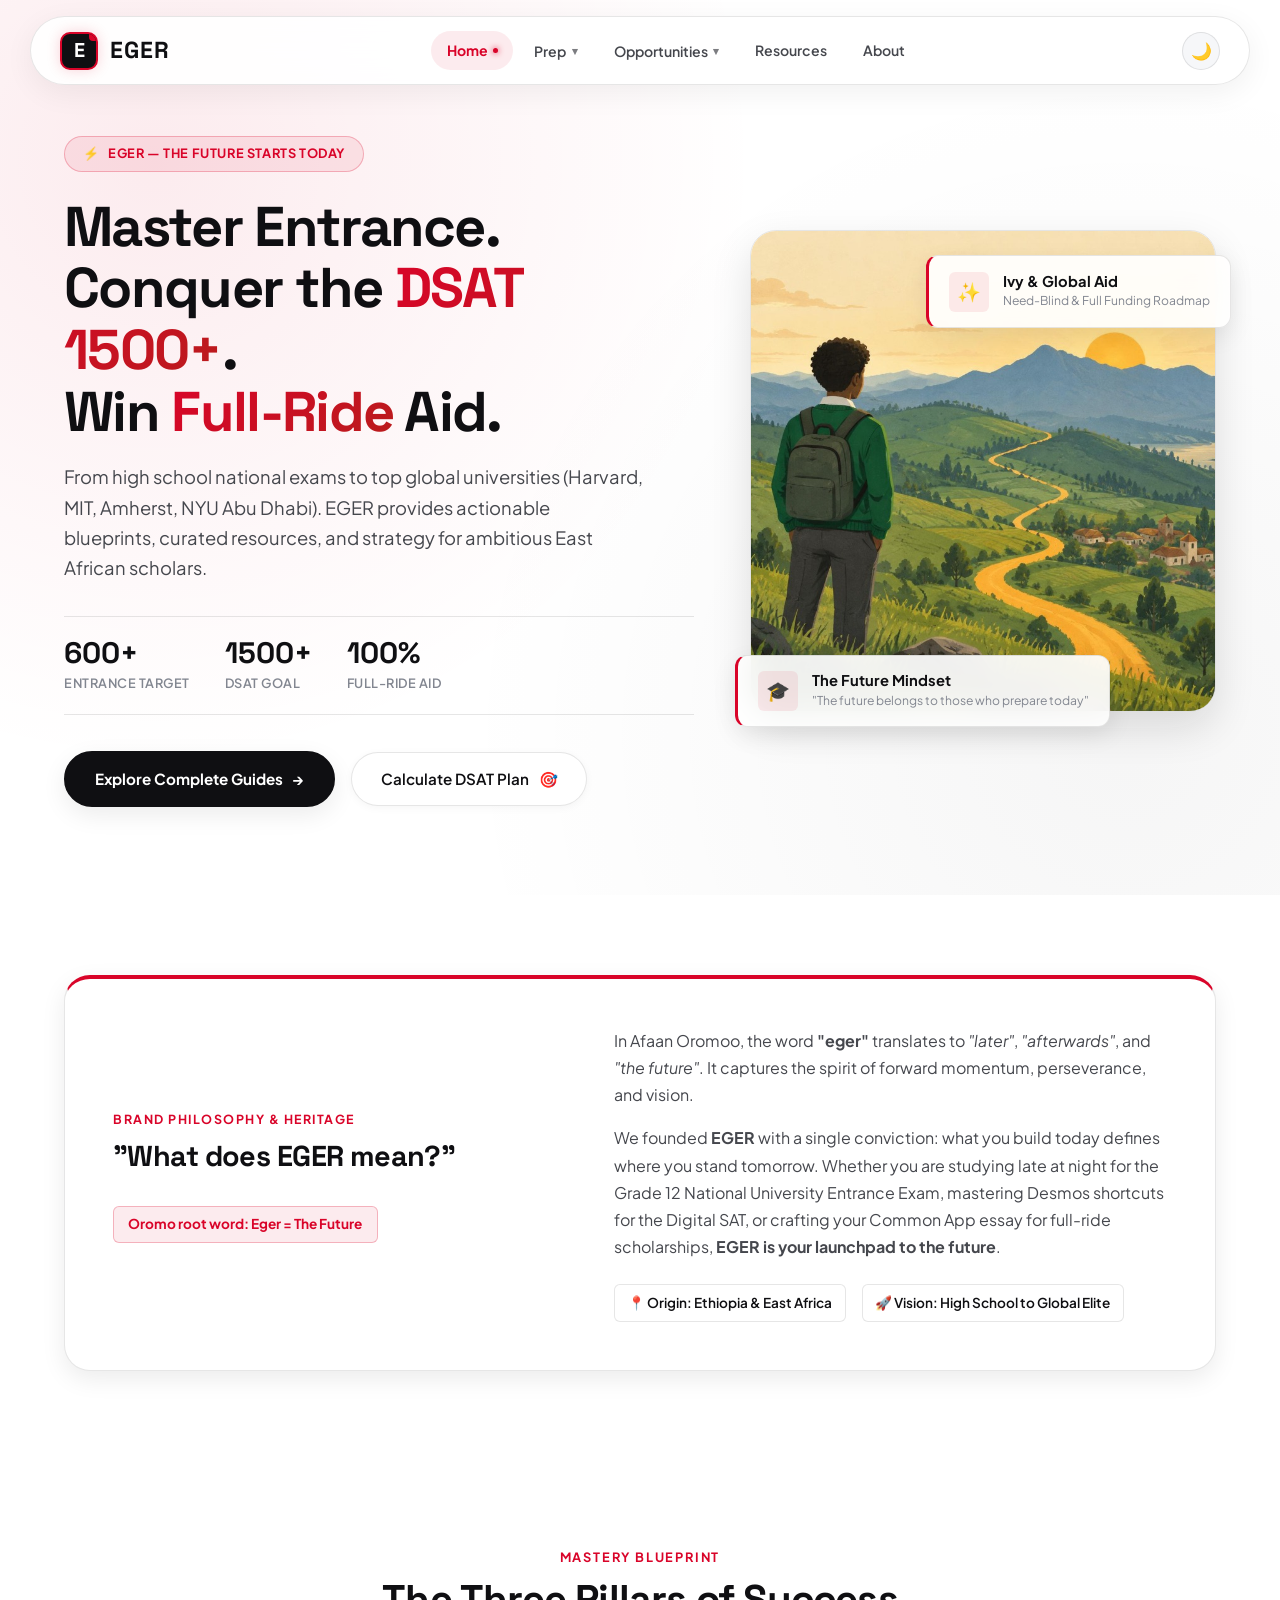
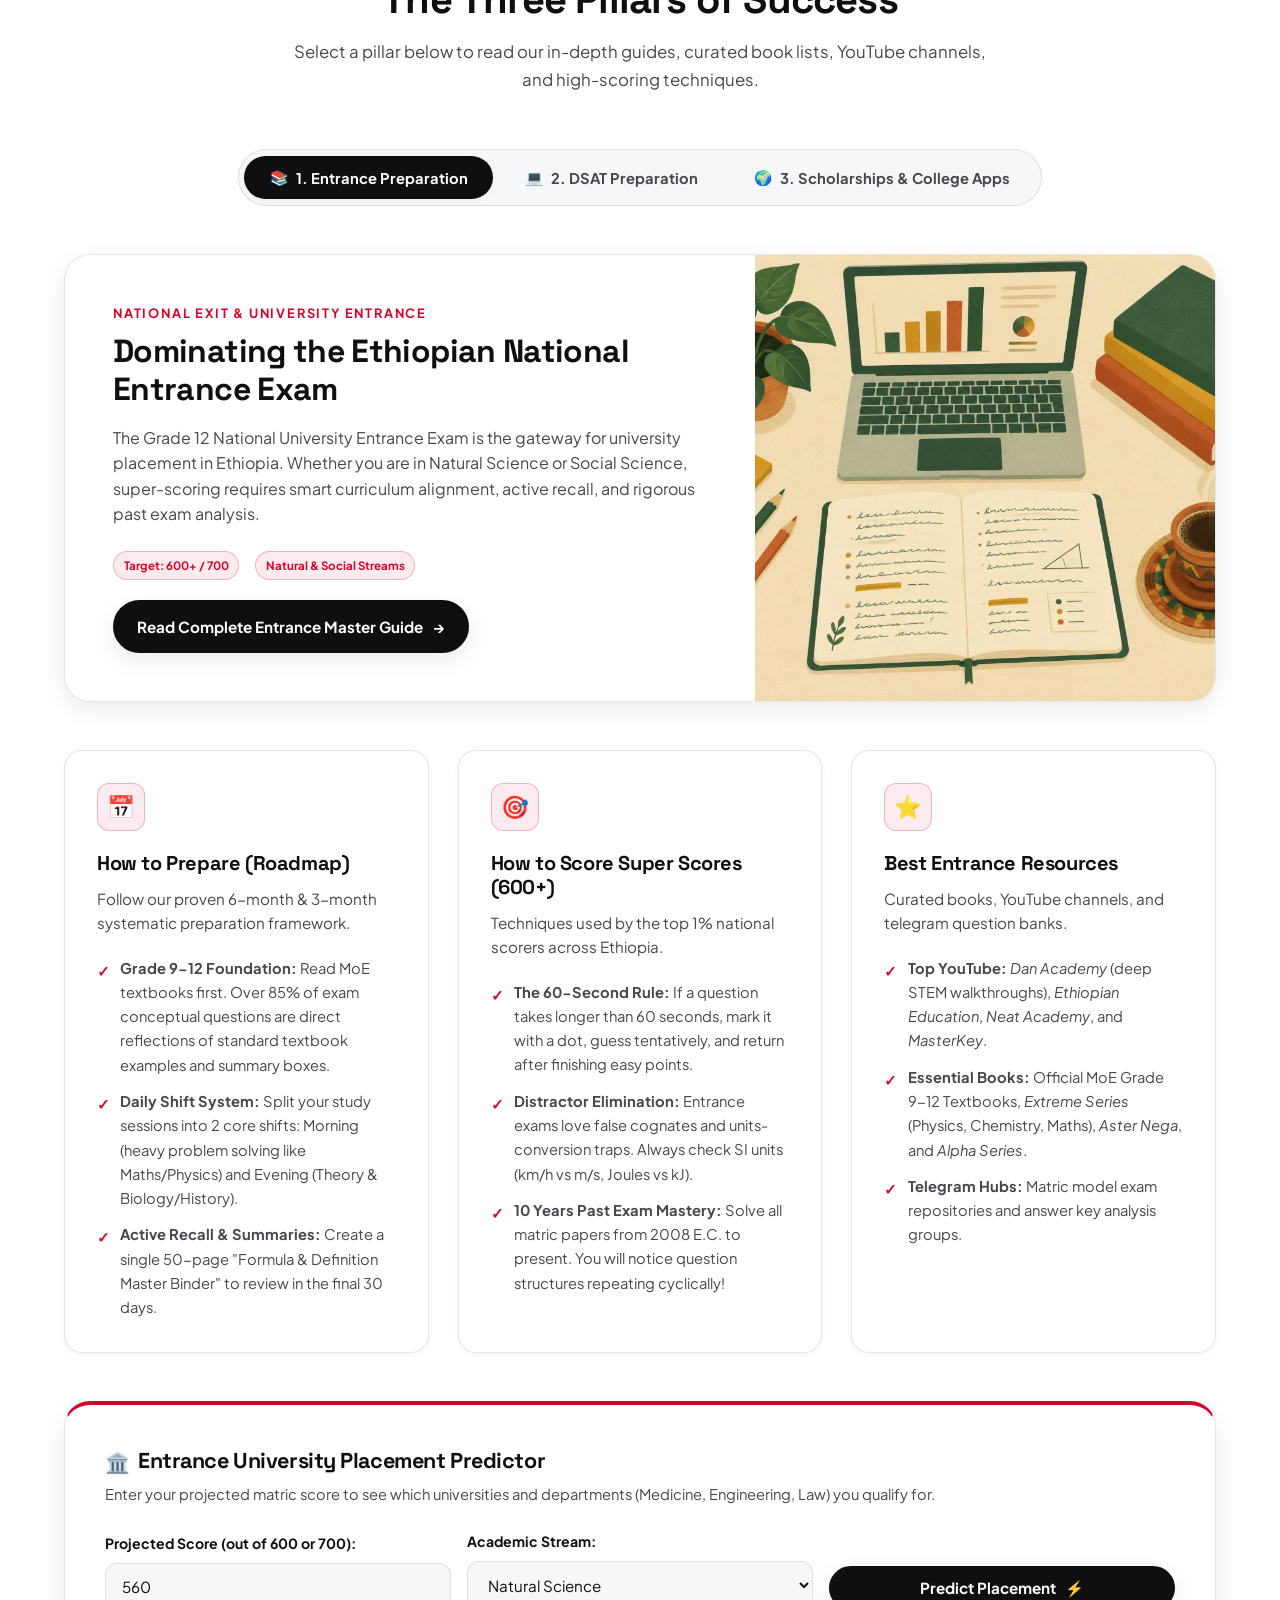
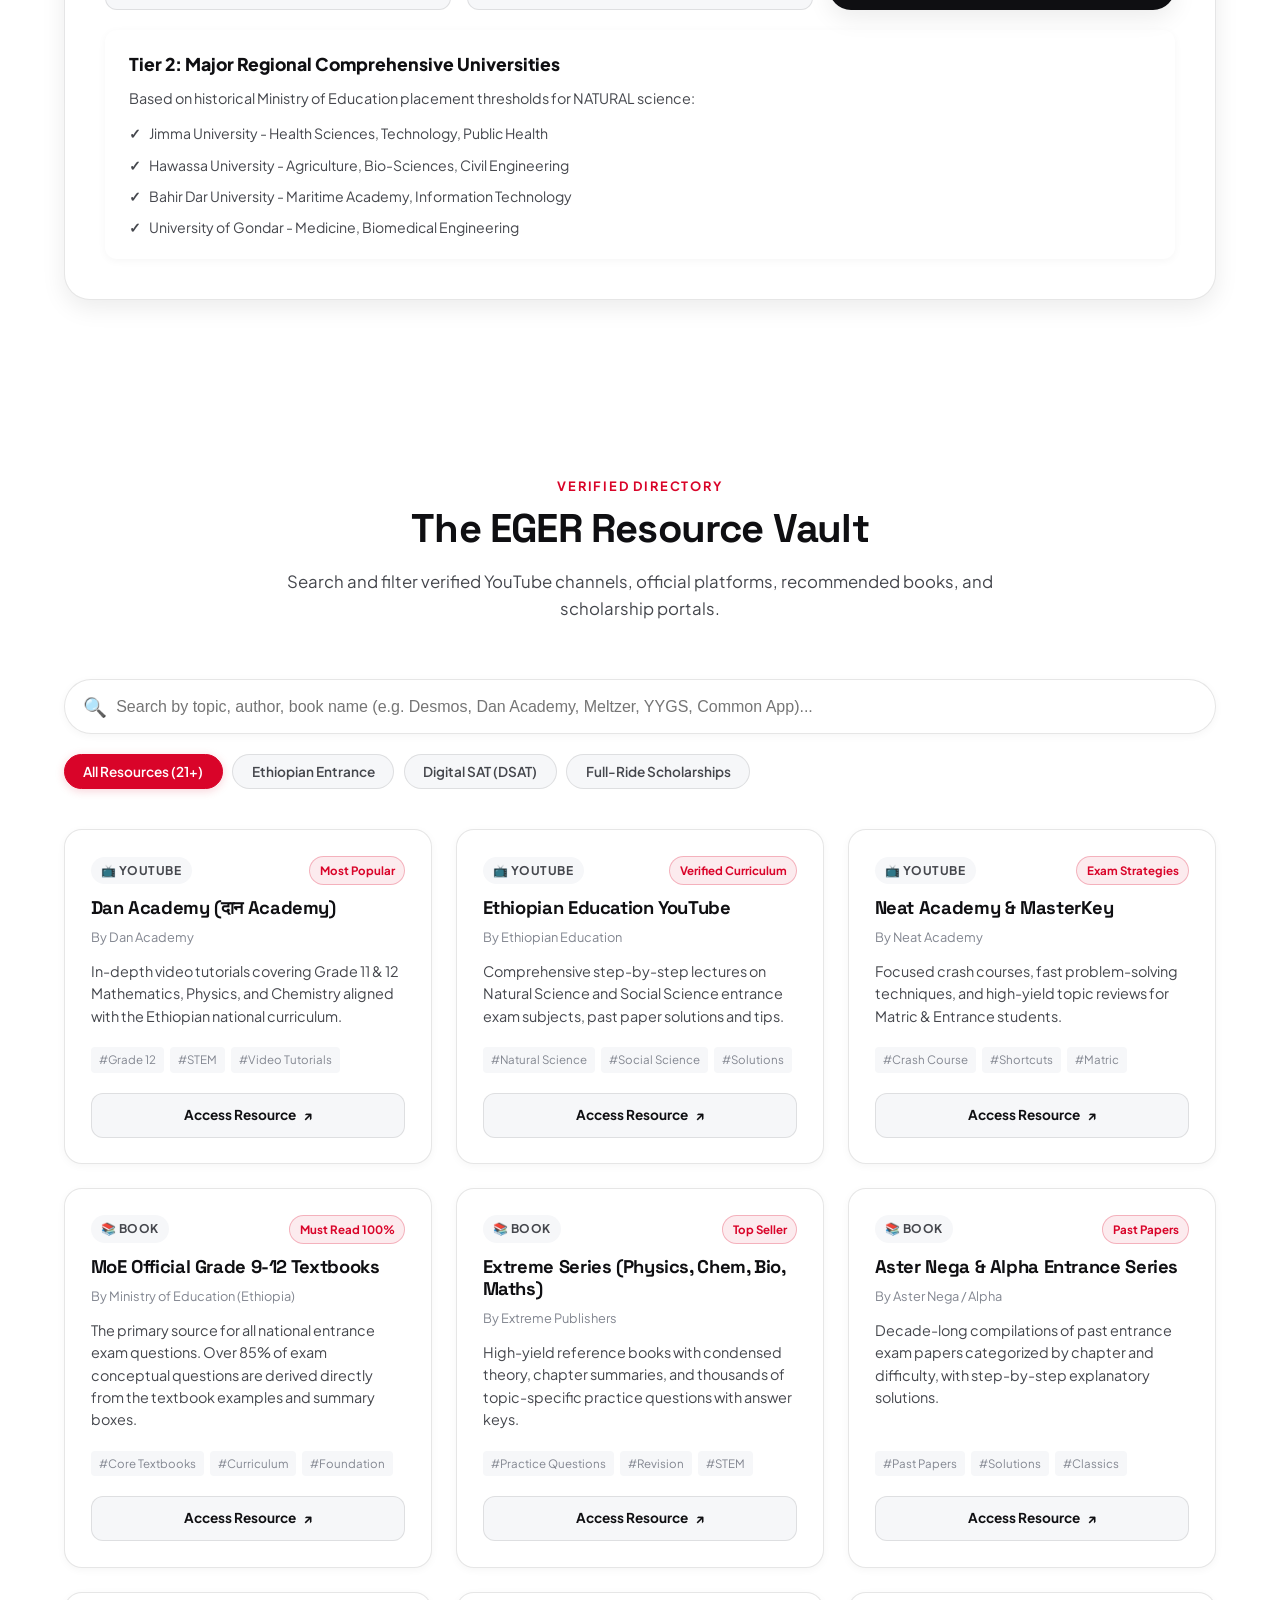
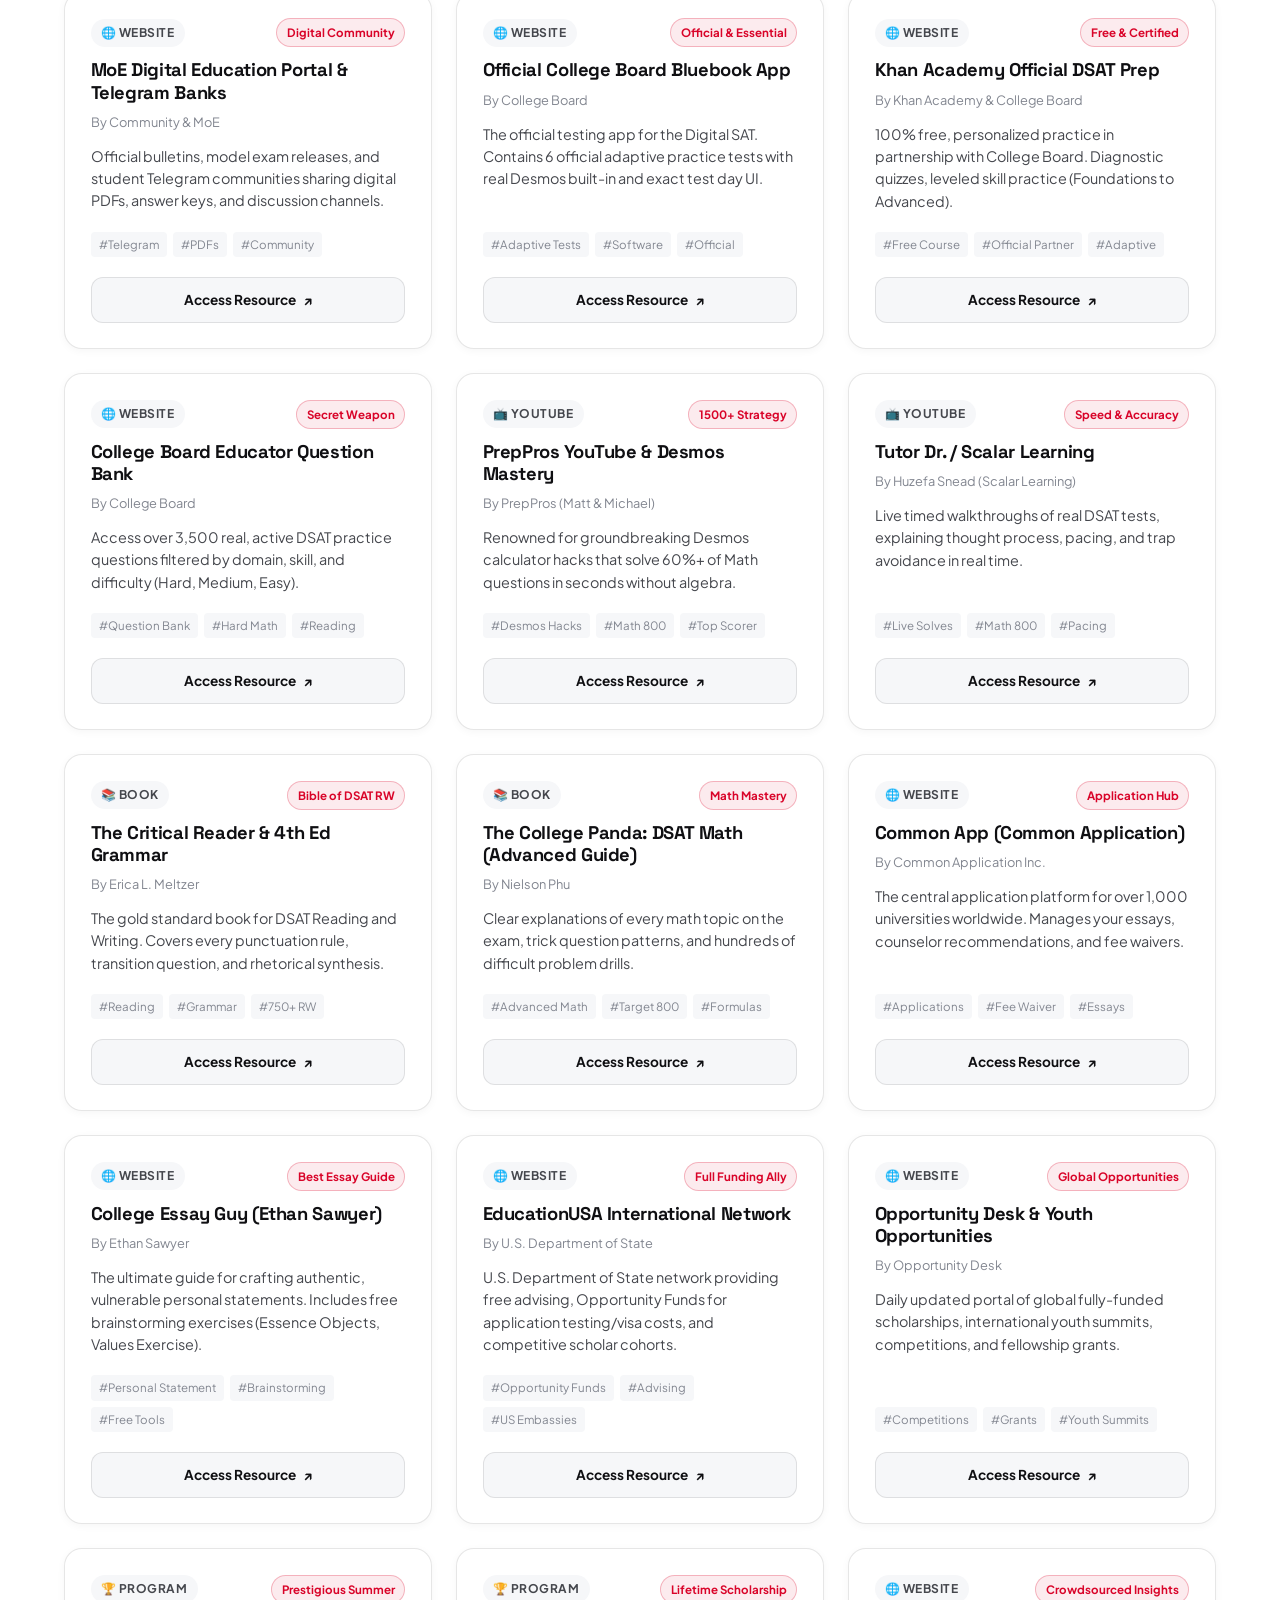
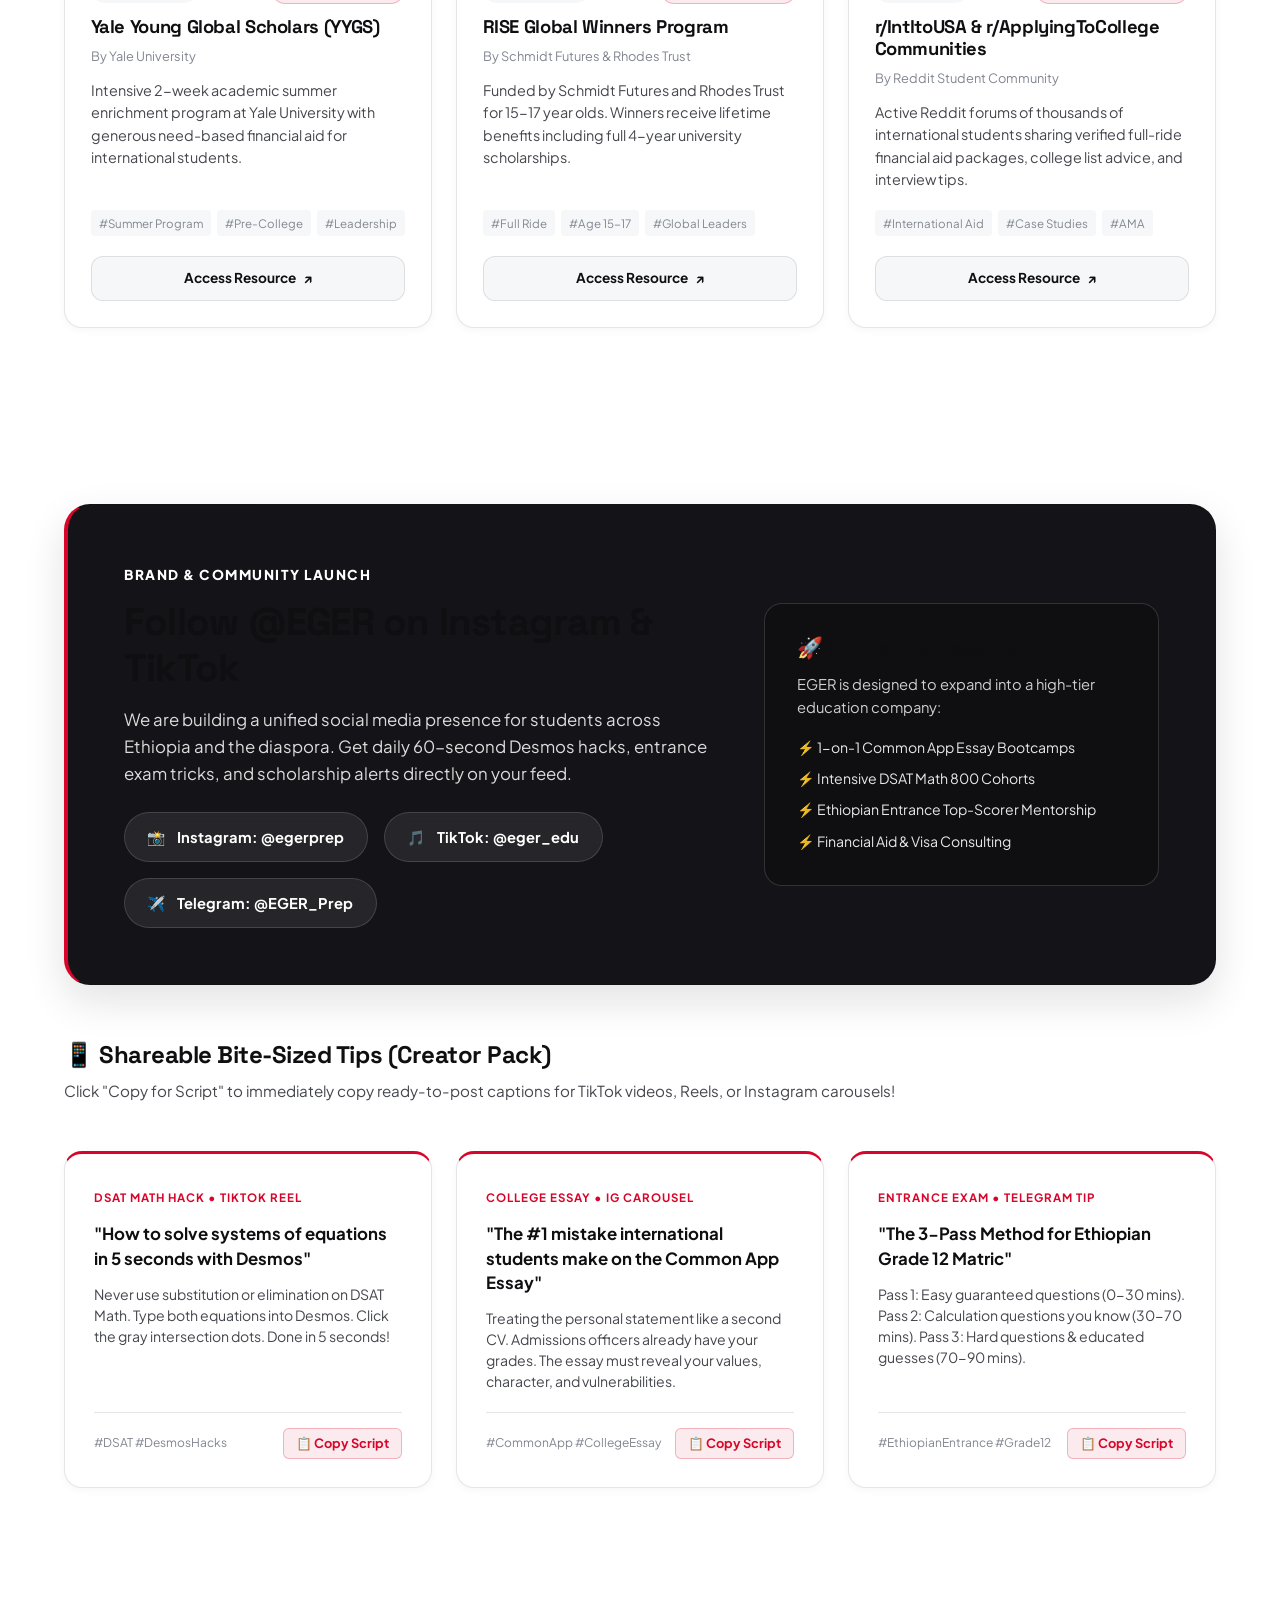
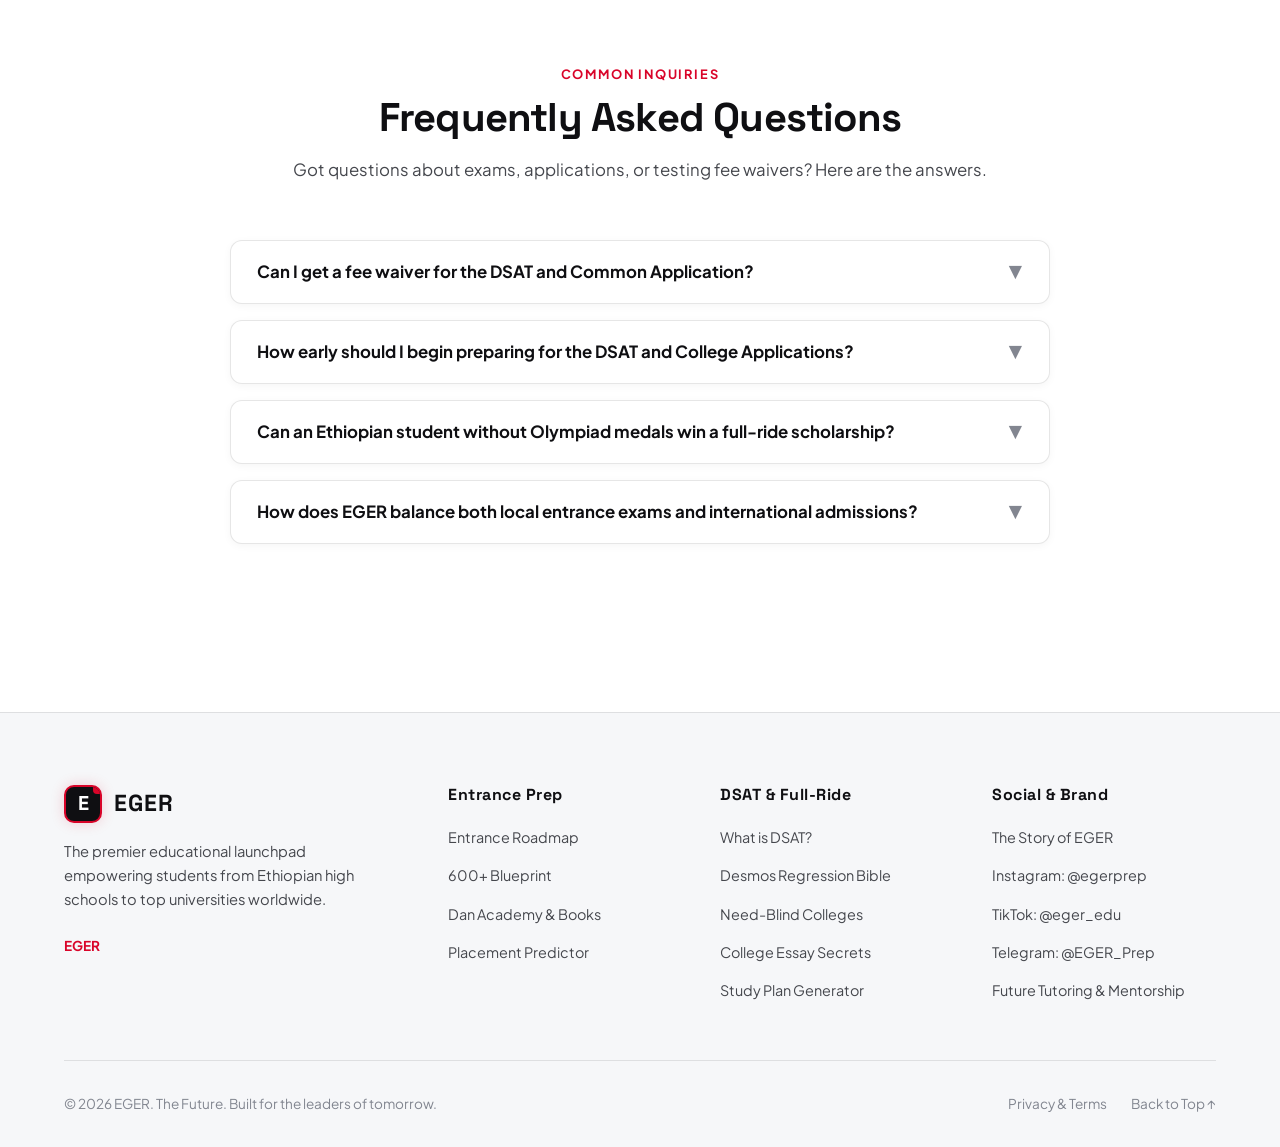
<file: index.html>
<!DOCTYPE html>
<html lang="en">
<head>
  <meta charset="UTF-8">
  <meta name="viewport" content="width=device-width, initial-scale=1.0">
  <title>EGER | The Future — Entrance, DSAT & Global Scholarships</title>
  <meta name="description" content="EGER (from the Oromo word for 'Future') is the premier launchpad for Ethiopian and African students. Master National Entrance Exams, conquer the Digital SAT, and win full-ride global college scholarships.">
  <meta name="keywords" content="EGER, The Future, Ethiopian Entrance Exam, DSAT, Digital SAT, Full-Ride Scholarship, Common App, College Essay, Extracurriculars, Oromo Eger, Dan Academy, Bluebook">
  
  <!-- Open Graph / Social Media Meta Tags -->
  <meta property="og:title" content="EGER — The Future | Entrance, DSAT & Scholarships">
  <meta property="og:description" content="Your roadmap from high school entrance mastery to global full-ride university scholarships.">
  <meta property="og:type" content="website">
  <meta property="og:image" content="assets/images/hero-journey.jpg">

  <!-- Stylesheets -->
  <link rel="stylesheet" href="css/style.css">
  <link rel="icon" href="data:image/svg+xml,<svg xmlns=%22http://www.w3.org/2000/svg%22 viewBox=%220 0 100 100%22><text y=%22.9em%22 font-size=%2290%22>⚡</text></svg>">
</head>
<body>

  <!-- =========================================================================
       HEADER & NAVIGATION
       ========================================================================= -->
  <header class="header-nav" id="topNav">
    <div class="container nav-inner">
      <a href="index.html" class="brand-logo" aria-label="EGER Home">
        <div class="logo-badge">E</div>
        <div class="logo-text">
          <span>EGER</span>
        </div>
      </a>

      <ul class="nav-links" id="navLinks">
        <li><a href="index.html" class="active">Home</a></li>

        <li class="nav-dropdown">
          <button class="nav-dropdown-btn" aria-expanded="false" type="button">
            <span>Prep</span>
            <span class="dropdown-chevron">▾</span>
          </button>
          <ul class="dropdown-menu">
            <li><a href="dsat.html"><span class="drop-icon">💻</span> DSAT Mastery</a></li>
            <li><a href="entrance.html"><span class="drop-icon">📚</span> ESSLCE (National Exam)</a></li>
          </ul>
        </li>

        <li class="nav-dropdown">
          <button class="nav-dropdown-btn" aria-expanded="false" type="button">
            <span>Opportunities</span>
            <span class="dropdown-chevron">▾</span>
          </button>
          <ul class="dropdown-menu">
            <li><a href="scholarships.html#full-ride"><span class="drop-icon">🏆</span> Scholarships</a></li>
            <li><a href="scholarships.html#extracurriculars"><span class="drop-icon">⚡</span> Extracurricular Activities</a></li>
            <li><a href="scholarships.html#college-essays"><span class="drop-icon">✍️</span> Personal Statement Tips</a></li>
            <li><a href="scholarships.html#cv-resume"><span class="drop-icon">📄</span> CV & Resume Tips</a></li>
          </ul>
        </li>

        <li><a href="#resource-vault">Resources</a></li>
        <li><a href="about.html">About</a></li>
      </ul>

      <div class="nav-actions">
        <button class="btn-theme-toggle" id="themeToggleBtn" aria-label="Toggle theme">🌙</button>
        <button class="menu-toggle" id="mobileMenuBtn" aria-label="Toggle navigation menu">☰</button>
      </div>
    </div>
  </header>

  <!-- =========================================================================
       HERO SECTION
       ========================================================================= -->
  <section class="section hero-section" id="hero">
    <div class="container hero-grid">
      <div class="hero-content-col">
        <div class="hero-pill">
          <span>⚡</span>
          <span>EGER — THE FUTURE STARTS TODAY</span>
        </div>
        <h1 class="hero-title">
          Master Entrance.<br>
          Conquer the <span class="text-gradient-red">DSAT 1500+</span>.<br>
          Win <span class="text-gradient-red">Full-Ride</span> Aid.
        </h1>
        <p class="hero-subtitle">
          From high school national exams to top global universities (Harvard, MIT, Amherst, NYU Abu Dhabi). EGER provides actionable blueprints, curated resources, and strategy for ambitious East African scholars.
        </p>

        <div class="hero-stats">
          <div class="stat-item">
            <span class="stat-num">600+</span>
            <span class="stat-label">Entrance Target</span>
          </div>
          <div class="stat-item">
            <span class="stat-num">1500+</span>
            <span class="stat-label">DSAT Goal</span>
          </div>
          <div class="stat-item">
            <span class="stat-num">100%</span>
            <span class="stat-label">Full-Ride Aid</span>
          </div>
        </div>

        <div class="hero-actions">
          <a href="#pillar-section" class="btn-primary">
            <span>Explore Complete Guides</span>
            <span>→</span>
          </a>
          <a href="#dsat-plan-tool" class="btn-secondary" id="heroDsatPlanBtn">
            <span>Calculate DSAT Plan</span>
            <span>🎯</span>
          </a>
        </div>
      </div>

      <div class="hero-media-wrapper">
        <div class="hero-main-img-card">
          <img src="assets/images/hero-journey.jpg" alt="Ethiopian student looking toward the sunrise and future horizons on the hills">
        </div>

        <div class="hero-floating-card floating-card-1">
          <div class="floating-icon">🎓</div>
          <div>
            <div class="floating-title">The Future Mindset</div>
            <div class="floating-subtitle">"The future belongs to those who prepare today"</div>
          </div>
        </div>

        <div class="hero-floating-card floating-card-2">
          <div class="floating-icon">✨</div>
          <div>
            <div class="floating-title">Ivy & Global Aid</div>
            <div class="floating-subtitle">Need-Blind & Full Funding Roadmap</div>
          </div>
        </div>
      </div>
    </div>
  </section>

  <!-- =========================================================================
       THE STORY & ORIGIN OF EGER
       ========================================================================= -->
  <section class="section" id="about-origin" style="padding-top: 2rem;">
    <div class="container">
      <div class="brand-origin-card">
        <div>
          <span class="origin-badge">Brand Philosophy & Heritage</span>
          <h2 class="origin-quote">"What does EGER mean?"</h2>
          <div class="origin-meaning-pill">
            <span>Oromo root word: <strong>Eger</strong> = <strong>The Future</strong></span>
          </div>
        </div>
        <div>
          <p class="origin-explanation">
            In Afaan Oromoo, the word <strong>"eger"</strong> translates to <em>"later"</em>, <em>"afterwards"</em>, and <em>"the future"</em>. It captures the spirit of forward momentum, perseverance, and vision.
          </p>
          <p class="origin-explanation" style="margin-top: 1rem;">
            We founded <strong>EGER</strong> with a single conviction: what you build today defines where you stand tomorrow. Whether you are studying late at night for the Grade 12 National University Entrance Exam, mastering Desmos shortcuts for the Digital SAT, or crafting your Common App essay for full-ride scholarships, <strong>EGER is your launchpad to the future</strong>.
          </p>
          <div style="margin-top: 1.5rem; display: flex; gap: 1rem; flex-wrap: wrap;">
            <span style="font-size: 0.85rem; background: var(--bg-card); padding: 0.4rem 0.8rem; border-radius: var(--radius-sm); border: 1px solid var(--border-light); font-weight: 600;">
              📍 Origin: Ethiopia & East Africa
            </span>
            <span style="font-size: 0.85rem; background: var(--bg-card); padding: 0.4rem 0.8rem; border-radius: var(--radius-sm); border: 1px solid var(--border-light); font-weight: 600;">
              🚀 Vision: High School to Global Elite
            </span>
          </div>
        </div>
      </div>
    </div>
  </section>

  <!-- =========================================================================
       THE 3 PILLARS TABS & GUIDES
       ========================================================================= -->
  <section class="section" id="pillar-section">
    <div class="container">
      <div class="section-header">
        <span class="section-tag">Mastery Blueprint</span>
        <h2 class="section-title">The Three Pillars of Success</h2>
        <p class="section-desc">Select a pillar below to read our in-depth guides, curated book lists, YouTube channels, and high-scoring techniques.</p>
      </div>

      <div class="pillar-nav-wrapper">
        <div class="pillar-tabs" role="tablist">
          <button class="pillar-tab-btn active" data-target="entrance-pillar" role="tab" aria-selected="true">
            <span>📚</span>
            <span>1. Entrance Preparation</span>
          </button>
          <button class="pillar-tab-btn" data-target="dsat-pillar" role="tab" aria-selected="false">
            <span>💻</span>
            <span>2. DSAT Preparation</span>
          </button>
          <button class="pillar-tab-btn" data-target="scholarship-pillar" role="tab" aria-selected="false">
            <span>🌍</span>
            <span>3. Scholarships & College Apps</span>
          </button>
        </div>
      </div>

      <!-- =====================================================================
           PILLAR 1: ENTRANCE EXAM PREPARATION
           ===================================================================== -->
      <div class="guide-pillar active" id="entrance-pillar">
        <div class="guide-hero-banner">
          <div class="guide-hero-content">
            <span class="section-tag">National Exit & University Entrance</span>
            <h3 style="font-size: 2rem; margin-bottom: 1rem;">Dominating the Ethiopian National Entrance Exam</h3>
            <p style="color: var(--text-secondary); line-height: 1.6; margin-bottom: 1.5rem;">
              The Grade 12 National University Entrance Exam is the gateway for university placement in Ethiopia. Whether you are in Natural Science or Social Science, super-scoring requires smart curriculum alignment, active recall, and rigorous past exam analysis.
            </p>
            <div style="display: flex; gap: 1rem; flex-wrap: wrap; margin-bottom: 1.25rem;">
              <span class="res-badge">Target: 600+ / 700</span>
              <span class="res-badge">Natural & Social Streams</span>
            </div>
            <div>
              <a href="entrance.html" class="btn-primary" style="display: inline-flex; font-size: 0.95rem; padding: 0.75rem 1.4rem;">
                <span>Read Complete Entrance Master Guide</span>
                <span>→</span>
              </a>
            </div>
          </div>
          <div class="guide-hero-image">
            <img src="assets/images/study-desk.jpg" alt="Dedicated study desk with notes, laptop, coffee, and textbooks">
          </div>
        </div>

        <div class="guide-grid-3">
          <!-- Card 1: How to Prepare -->
          <div class="card">
            <div class="card-icon">📅</div>
            <h4 class="card-title">How to Prepare (Roadmap)</h4>
            <p class="card-desc">Follow our proven 6-month & 3-month systematic preparation framework.</p>
            <ul class="card-list">
              <li>
                <span class="check-icon">✓</span>
                <div><strong>Grade 9-12 Foundation:</strong> Read MoE textbooks first. Over 85% of exam conceptual questions are direct reflections of standard textbook examples and summary boxes.</div>
              </li>
              <li>
                <span class="check-icon">✓</span>
                <div><strong>Daily Shift System:</strong> Split your study sessions into 2 core shifts: Morning (heavy problem solving like Maths/Physics) and Evening (Theory & Biology/History).</div>
              </li>
              <li>
                <span class="check-icon">✓</span>
                <div><strong>Active Recall & Summaries:</strong> Create a single 50-page "Formula & Definition Master Binder" to review in the final 30 days.</div>
              </li>
            </ul>
          </div>

          <!-- Card 2: Super Scores -->
          <div class="card">
            <div class="card-icon emerald">🎯</div>
            <h4 class="card-title">How to Score Super Scores (600+)</h4>
            <p class="card-desc">Techniques used by the top 1% national scorers across Ethiopia.</p>
            <ul class="card-list">
              <li>
                <span class="check-icon">✓</span>
                <div><strong>The 60-Second Rule:</strong> If a question takes longer than 60 seconds, mark it with a dot, guess tentatively, and return after finishing easy points.</div>
              </li>
              <li>
                <span class="check-icon">✓</span>
                <div><strong>Distractor Elimination:</strong> Entrance exams love false cognates and units-conversion traps. Always check SI units (km/h vs m/s, Joules vs kJ).</div>
              </li>
              <li>
                <span class="check-icon">✓</span>
                <div><strong>10 Years Past Exam Mastery:</strong> Solve all matric papers from 2008 E.C. to present. You will notice question structures repeating cyclically!</div>
              </li>
            </ul>
          </div>

          <!-- Card 3: Best Resources -->
          <div class="card">
            <div class="card-icon">⭐</div>
            <h4 class="card-title">Best Entrance Resources</h4>
            <p class="card-desc">Curated books, YouTube channels, and telegram question banks.</p>
            <ul class="card-list">
              <li>
                <span class="check-icon">✓</span>
                <div><strong>Top YouTube:</strong> <em>Dan Academy</em> (deep STEM walkthroughs), <em>Ethiopian Education</em>, <em>Neat Academy</em>, and <em>MasterKey</em>.</div>
              </li>
              <li>
                <span class="check-icon">✓</span>
                <div><strong>Essential Books:</strong> Official MoE Grade 9-12 Textbooks, <em>Extreme Series</em> (Physics, Chemistry, Maths), <em>Aster Nega</em>, and <em>Alpha Series</em>.</div>
              </li>
              <li>
                <span class="check-icon">✓</span>
                <div><strong>Telegram Hubs:</strong> Matric model exam repositories and answer key analysis groups.</div>
              </li>
            </ul>
          </div>
        </div>

        <!-- Embedded Tool: Entrance University Placement Predictor -->
        <div class="tool-container" id="entrance-placement-tool" style="margin-top: 2.5rem;">
          <div style="margin-bottom: 1.5rem;">
            <div style="display: flex; align-items: center; gap: 0.5rem; margin-bottom: 0.25rem;">
              <span style="font-size: 1.25rem;">🏛️</span>
              <h4 style="font-size: 1.35rem; font-weight: 800; margin: 0;">Entrance University Placement Predictor</h4>
            </div>
            <p style="color: var(--text-secondary); font-size: 0.92rem; margin: 0;">Enter your projected matric score to see which universities and departments (Medicine, Engineering, Law) you qualify for.</p>
          </div>

          <div style="display: grid; grid-template-columns: repeat(auto-fit, minmax(220px, 1fr)); gap: 1rem; align-items: flex-end;">
            <div class="form-group" style="margin-bottom: 0;">
              <label class="form-label" for="predictorScore">Projected Score (out of 600 or 700):</label>
              <input type="number" id="predictorScore" class="form-input" min="200" max="700" value="560">
            </div>
            <div class="form-group" style="margin-bottom: 0;">
              <label class="form-label" for="predictorStream">Academic Stream:</label>
              <select id="predictorStream" class="form-select">
                <option value="natural" selected>Natural Science</option>
                <option value="social">Social Science</option>
              </select>
            </div>
            <div>
              <button id="predictPlacementBtn" type="button" class="btn-primary" style="width: 100%; justify-content: center; height: 44px; cursor: pointer;">
                <span>Predict Placement</span>
                <span>⚡</span>
              </button>
            </div>
          </div>

          <div id="predictorResults" style="margin-top: 1rem;">
            <!-- Dynamically populated by js/app.js -->
          </div>
        </div>
      </div>

      <!-- =====================================================================
           PILLAR 2: DSAT (DIGITAL SAT) PREPARATION
           ===================================================================== -->
      <div class="guide-pillar" id="dsat-pillar">
        <div class="guide-hero-banner">
          <div class="guide-hero-content">
            <span class="section-tag">Digital SAT (College Board)</span>
            <h3 style="font-size: 2rem; margin-bottom: 1rem;">Cracking the DSAT with 1500+ Super-Score Tactics</h3>
            <p style="color: var(--text-secondary); line-height: 1.6; margin-bottom: 1.5rem;">
              The Digital SAT (DSAT) is a computer-adaptive exam scored out of 1600. It is the primary standardized test required or recommended by top US and international universities offering full-ride merit and need-based scholarships.
            </p>
            <div style="display: flex; gap: 1rem; flex-wrap: wrap; margin-bottom: 1.25rem;">
              <span class="res-badge">Scale: 400 - 1600</span>
              <span class="res-badge">Format: 2 Modules (Adaptive)</span>
              <span class="res-badge">App: Bluebook</span>
            </div>
            <div>
              <a href="dsat.html" class="btn-primary" style="display: inline-flex; font-size: 0.95rem; padding: 0.75rem 1.4rem;">
                <span>Read Complete DSAT Playbook & Desmos Hacks</span>
                <span>→</span>
              </a>
            </div>
          </div>
          <div class="guide-hero-image">
            <img src="assets/images/study-desk.jpg" alt="Digital SAT preparation workspace with laptop and math calculations">
          </div>
        </div>

        <div class="guide-grid-3">
          <!-- Card 1: What is DSAT -->
          <div class="card">
            <div class="card-icon">💡</div>
            <h4 class="card-title">What is the DSAT?</h4>
            <p class="card-desc">Understanding the multi-stage adaptive testing mechanism.</p>
            <ul class="card-list">
              <li>
                <span class="check-icon">✓</span>
                <div><strong>Two Sections:</strong> Reading & Writing (RW, 54 questions, 64 mins) and Math (44 questions, 70 mins). Total testing time: 2 hours 14 mins.</div>
              </li>
              <li>
                <span class="check-icon">✓</span>
                <div><strong>Adaptive Routing:</strong> Section 1 is a baseline mix. If you score well on Module 1, you unlock the <em>Hard Module 2</em>, which allows you to score between 600 and 800!</div>
              </li>
              <li>
                <span class="check-icon">✓</span>
                <div><strong>Desmos Everywhere:</strong> An uncapped Desmos graphing calculator is built directly into the Math section!</div>
              </li>
            </ul>
          </div>

          <!-- Card 2: Super Score Tricks -->
          <div class="card">
            <div class="card-icon emerald">🔥</div>
            <h4 class="card-title">1500+ Super-Score Tricks</h4>
            <p class="card-desc">Tactics that convert a 1250 scorer into a 1500+ competitor.</p>
            <ul class="card-list">
              <li>
                <span class="check-icon">✓</span>
                <div><strong>Desmos Regression Hacks:</strong> Use <code>y1 ~ mx1 + b</code> or quadratic regressions to find constants, vertexes, and solutions in under 15 seconds without algebra.</div>
              </li>
              <li>
                <span class="check-icon">✓</span>
                <div><strong>Grammar Punctuation Laws:</strong> Semicolon = Period. If two answer choices are identical except one has a semicolon and the other a period, eliminate BOTH.</div>
              </li>
              <li>
                <span class="check-icon">✓</span>
                <div><strong>Transition Logic:</strong> Read sentence 1 and sentence 2 independently. Determine the relationship (Contrast, Addition, Cause/Effect) BEFORE looking at the options.</div>
              </li>
            </ul>
          </div>

          <!-- Card 3: Best DSAT Resources -->
          <div class="card">
            <div class="card-icon">📚</div>
            <h4 class="card-title">Best DSAT Resources</h4>
            <p class="card-desc">The official and unofficial toolkit tested by high scorers.</p>
            <ul class="card-list">
              <li>
                <span class="check-icon">✓</span>
                <div><strong>Official Apps:</strong> <em>College Board Bluebook</em> (6 full adaptive practice tests) & <em>Khan Academy DSAT</em> (official free syllabus).</div>
              </li>
              <li>
                <span class="check-icon">✓</span>
                <div><strong>Question Bank:</strong> College Board Educator Question Bank (filter by "Hard" Math & Reading questions).</div>
              </li>
              <li>
                <span class="check-icon">✓</span>
                <div><strong>Top Books & YouTube:</strong> <em>Erica Meltzer</em> (Reading/Grammar), <em>College Panda DSAT Math</em>, and <em>PrepPros</em> YouTube channel for Desmos masterclasses.</div>
              </li>
            </ul>
          </div>
        </div>

        <!-- Embedded Tool: DSAT Study Plan Generator -->
        <div class="tool-container" id="dsat-plan-tool" style="margin-top: 2.5rem;">
          <div style="margin-bottom: 1.5rem;">
            <div style="display: flex; align-items: center; gap: 0.5rem; margin-bottom: 0.25rem;">
              <span style="font-size: 1.25rem;">🎯</span>
              <h4 style="font-size: 1.35rem; font-weight: 800; margin: 0;">DSAT Target & Study Plan Generator</h4>
            </div>
            <p style="color: var(--text-secondary); font-size: 0.92rem; margin: 0;">Enter your current baseline score, dream target score, and prep timeline to generate your customized training schedule.</p>
          </div>

          <div class="calculator-grid">
            <div>
              <div class="form-group">
                <label class="form-label" for="calcCurrentScore">Current / Baseline Score (or practice test):</label>
                <input type="number" id="calcCurrentScore" class="form-input" min="400" max="1600" step="10" value="1150">
              </div>

              <div class="form-group">
                <label class="form-label" for="calcTargetScore">Target Dream Score:</label>
                <select id="calcTargetScore" class="form-select">
                  <option value="1400">1400+ (Competitive for Top 50)</option>
                  <option value="1500" selected>1500+ (Ivy League & Full-Ride Tier)</option>
                  <option value="1550">1550+ (Top 1% Global Excellence)</option>
                </select>
              </div>

              <div class="form-group">
                <label class="form-label" for="calcWeeks">Weeks until Test Date:</label>
                <select id="calcWeeks" class="form-select">
                  <option value="4">4 Weeks (Intensive Sprint)</option>
                  <option value="8" selected>8 Weeks (Recommended Pace)</option>
                  <option value="12">12 Weeks (Comprehensive Mastery)</option>
                  <option value="16">16 Weeks (Foundational Rebuild)</option>
                </select>
              </div>

              <div class="form-group">
                <label class="form-label" for="calcHoursPerWeek">Weekly Study Hours You Can Dedicate:</label>
                <input type="number" id="calcHoursPerWeek" class="form-input" min="2" max="40" value="12">
              </div>

              <button id="calculatePlanBtn" type="button" class="btn-primary" style="width: 100%; justify-content: center; margin-top: 1rem; cursor: pointer;">
                <span>Generate My Study Plan</span>
                <span>⚡</span>
              </button>
            </div>

            <div class="calc-result-box">
              <span style="font-size: 0.85rem; font-weight: 700; text-transform: uppercase; color: var(--gold-vibrant); letter-spacing: 1px;">Your Study Blueprint</span>
              <div class="score-badge-large" id="planTargetDisplay">1500+ Target</div>
              <div style="font-weight: 700; font-size: 1.1rem; margin-bottom: 0.25rem;" id="planTotalHours">~280 Hours Total</div>
              <div style="color: var(--text-secondary); font-size: 0.9rem;" id="planWeeklyTarget">12h / week recommended</div>

              <div class="plan-roadmap-steps" id="planRoadmapList">
                <!-- Dynamically populated by js/app.js -->
              </div>
            </div>
          </div>
        </div>
      </div>

      <!-- =====================================================================
           PILLAR 3: SCHOLARSHIPS, COLLEGE ESSAY & EXTRACURRICULARS (ECS)
           ===================================================================== -->
      <div class="guide-pillar" id="scholarship-pillar">
        <div class="guide-hero-banner">
          <div class="guide-hero-content">
            <span class="section-tag">Global Higher Education</span>
            <h3 style="font-size: 2rem; margin-bottom: 1rem;">The Full-Ride Scholarship & College Application Blueprint</h3>
            <p style="color: var(--text-secondary); line-height: 1.6; margin-bottom: 1.5rem;">
              Winning a 100% full-ride scholarship ($85,000+/year covering tuition, room, board, health insurance, and flight stipend) is completely possible for Ethiopian and international students with a strategic application, an authentic personal statement, and a focused extracurricular spike.
            </p>
            <div style="display: flex; gap: 1rem; flex-wrap: wrap; margin-bottom: 1.25rem;">
              <span class="res-badge">Common App & Coalition</span>
              <span class="res-badge">CSS Profile / ISFAA</span>
              <span class="res-badge">Need-Blind vs Need-Aware</span>
            </div>
            <div>
              <a href="scholarships.html" class="btn-primary" style="display: inline-flex; font-size: 0.95rem; padding: 0.75rem 1.4rem;">
                <span>Read Complete Full-Ride & Essay Blueprint</span>
                <span>→</span>
              </a>
            </div>
          </div>
          <div class="guide-hero-image">
            <img src="assets/images/campus-scholars.jpg" alt="Joyful African students holding acceptance letter overlooking university campus">
          </div>
        </div>

        <div class="guide-grid-2">
          <!-- Sub-Card 1: How to Win Full-Ride Scholarships -->
          <div class="card">
            <div class="card-icon emerald">🏆</div>
            <h4 class="card-title">How to Win a Full-Ride Scholarship</h4>
            <p class="card-desc">The financial aid equation and institutional targeting for international students.</p>
            <ul class="card-list">
              <li>
                <span class="check-icon">✓</span>
                <div><strong>Need-Blind vs Need-Aware:</strong> Target US universities that meet 100% of demonstrated financial need. Need-blind for internationals: Harvard, Princeton, MIT, Yale, Amherst, Dartmouth, Bowdoin. Top generous need-aware: Williams, Swarthmore, Duke, Northwestern, Berea College.</div>
              </li>
              <li>
                <span class="check-icon">✓</span>
                <div><strong>Global Full-Rides:</strong> Look beyond the US: <em>NYU Abu Dhabi</em>, <em>MasterCard Foundation Scholarships</em> (African leadership), <em>Turkish Burslari</em>, and <em>Hungarian Stipendium</em>.</div>
              </li>
              <li>
                <span class="check-icon">✓</span>
                <div><strong>Financial Aid Forms:</strong> Master the CSS Profile and ISFAA (International Student Financial Aid Application), and request fee waivers for the Common App and CSS Profile through your counselor or EducationUSA!</div>
              </li>
            </ul>
          </div>

          <!-- Sub-Card 2: Extracurriculars (ECs) & The Spike -->
          <div class="card">
            <div class="card-icon">⚡</div>
            <h4 class="card-title">What are ECs & How to Build a "Spike"</h4>
            <p class="card-desc">Extracurricular Activities define who you are outside the classroom.</p>
            <ul class="card-list">
              <li>
                <span class="check-icon">✓</span>
                <div><strong>What are ECs?</strong> Anything you spend significant time on outside academics: school clubs, community volunteering, freelance coding, research, family responsibilities, sports, or creative arts.</div>
              </li>
              <li>
                <span class="check-icon">✓</span>
                <div><strong>Spike vs Well-Rounded:</strong> Elite universities do not want a student who does 10 random things averagely. They want a "pointy" student with a focused <em>Spike</em>—deep impact in ONE field (e.g., climate tech + local reforestation project).</div>
              </li>
              <li>
                <span class="check-icon">✓</span>
                <div><strong>The 4 Tiers:</strong> Elevate from Tier 4 (simple club member) to Tier 1/2 (founding a youth initiative that reached 1,000+ peers, winning national science awards, or publishing independent research).</div>
              </li>
            </ul>
          </div>

          <!-- Sub-Card 3: Winning College Essays -->
          <div class="card">
            <div class="card-icon">✍️</div>
            <h4 class="card-title">How to Write a Winning College Essay</h4>
            <p class="card-desc">The Common App Personal Statement (650 words) is your soul on paper.</p>
            <ul class="card-list">
              <li>
                <span class="check-icon">✓</span>
                <div><strong>Show, Don't Tell:</strong> Never write "I am hardworking and resilient." Instead, describe waking up at 5:00 AM, the smell of freshly brewed buna, your handwritten problem sets, and the challenge you overcame with vivid sensory details.</div>
              </li>
              <li>
                <span class="check-icon">✓</span>
                <div><strong>The 4 Proven Structures:</strong> Narrative Arc (inciting incident → conflict → transformation) or Montage (connecting diverse facets of your identity through a central unifying object or theme).</div>
              </li>
              <li>
                <span class="check-icon">✓</span>
                <div><strong>Best Essay Resources:</strong> <em>College Essay Guy</em> (Ethan Sawyer's free guides & brainstorming exercises) and <em>50 Successful Harvard Essays</em>.</div>
              </li>
            </ul>
          </div>

          <!-- Sub-Card 4: Summer Programs & Opportunities -->
          <div class="card">
            <div class="card-icon">🌟</div>
            <h4 class="card-title">Pre-College Summer Programs & Competitions</h4>
            <p class="card-desc">Competitive programs that supercharge your college profile.</p>
            <ul class="card-list">
              <li>
                <span class="check-icon">✓</span>
                <div><strong>Yale Young Global Scholars (YYGS):</strong> 2-week intensive at Yale with full need-based financial aid for international high schoolers.</div>
              </li>
              <li>
                <span class="check-icon">✓</span>
                <div><strong>RISE Global:</strong> A program for 15-17 year olds funded by Schmidt Futures and Rhodes Trust, awarding full 4-year undergraduate scholarships and mentorship.</div>
              </li>
              <li>
                <span class="check-icon">✓</span>
                <div><strong>Pioneer Academics & Olympiads:</strong> Conduct undergraduate-level research or compete in national mathematics, physics, and robotics olympiads.</div>
              </li>
            </ul>
          </div>
        </div>

        <!-- Embedded Tool: Extracurricular Spike Evaluator -->
        <div class="tool-container" id="ec-spike-tool" style="margin-top: 2.5rem;">
          <div style="margin-bottom: 1.5rem;">
            <div style="display: flex; align-items: center; gap: 0.5rem; margin-bottom: 0.25rem;">
              <span style="font-size: 1.25rem;">⚡</span>
              <h4 style="font-size: 1.35rem; font-weight: 800; margin: 0;">Extracurricular (EC) Spike Evaluator</h4>
            </div>
            <p style="color: var(--text-secondary); font-size: 0.92rem; margin: 0;">Click on your current primary activity level to receive actionable feedback on how to upgrade it into a Tier 1 or Tier 2 competitive hook for full-ride scholarships.</p>
          </div>

          <div class="spike-tiers">
            <div class="spike-tier-card selected" data-tier="1">
              <span class="tier-badge">Tier 1</span>
              <div class="tier-title">International / National</div>
              <div class="tier-example">e.g., Olympiad medalist, founder of NGO with 10k+ impact, published scientific paper</div>
            </div>

            <div class="spike-tier-card" data-tier="2">
              <span class="tier-badge">Tier 2</span>
              <div class="tier-title">State / Regional Leader</div>
              <div class="tier-example">e.g., Student council president, regional debate champion, founder of active 100+ member club</div>
            </div>

            <div class="spike-tier-card" data-tier="3">
              <span class="tier-badge">Tier 3</span>
              <div class="tier-title">School Leader / Officer</div>
              <div class="tier-example">e.g., Club treasurer, varsity sports player, regular peer tutor, choir lead</div>
            </div>

            <div class="spike-tier-card" data-tier="4">
              <span class="tier-badge">Tier 4</span>
              <div class="tier-title">General Participant</div>
              <div class="tier-example">e.g., General club member, occasional volunteer, hobbyist without public portfolio</div>
            </div>
          </div>

          <div id="spikeFeedbackBox" style="margin-top: 1.5rem;">
            <!-- Dynamically populated by js/app.js -->
            <div style="background: var(--bg-card); border-left: 4px solid var(--gold-vibrant); padding: 1.25rem 1.5rem; border-radius: var(--radius-md); box-shadow: var(--shadow-sm);">
              <div style="display: flex; align-items: center; justify-content: space-between; margin-bottom: 0.5rem; flex-wrap: wrap; gap: 0.5rem;">
                <h4 style="font-size: 1.1rem; font-weight: 800;">Tier 1: World-Class / National Rare Impact</h4>
                <span class="tier-badge">Top 0.5% of Global Applicants</span>
              </div>
              <p style="font-size: 0.95rem; color: var(--text-secondary); line-height: 1.6;">Exceptional! Examples include winning International Olympiad medals, founding a registered NGO serving 10,000+ people, or published research with a university professor. On your Common App, focus on quantifiable metrics, letters of support, and how this links to your major.</p>
            </div>
          </div>
        </div>
      </div>
    </div>
  </section>

  <!-- =========================================================================
       SEARCHABLE RESOURCE VAULT
       ========================================================================= -->
  <section class="section" id="resource-vault">
    <div class="container">
      <div class="section-header">
        <span class="section-tag">Verified Directory</span>
        <h2 class="section-title">The EGER Resource Vault</h2>
        <p class="section-desc">Search and filter verified YouTube channels, official platforms, recommended books, and scholarship portals.</p>
      </div>

      <div class="resource-vault-header">
        <div class="resource-search-bar">
          <span class="search-icon-inside">🔍</span>
          <input type="text" id="resourceSearchInput" class="resource-search-input" placeholder="Search by topic, author, book name (e.g. Desmos, Dan Academy, Meltzer, YYGS, Common App)...">
        </div>

        <div class="resource-filter-pills">
          <button class="filter-pill active" data-filter="all">All Resources (21+)</button>
          <button class="filter-pill" data-filter="entrance">Ethiopian Entrance</button>
          <button class="filter-pill" data-filter="dsat">Digital SAT (DSAT)</button>
          <button class="filter-pill" data-filter="scholarship">Full-Ride Scholarships</button>
        </div>
      </div>

      <div class="resources-grid" id="resourcesGrid">
        <!-- Rendered dynamically by js/app.js from js/resources-data.js -->
      </div>
    </div>
  </section>

  <!-- =========================================================================
       BRAND, SOCIAL MEDIA & TIKTOK/INSTAGRAM READY CARDS
       ========================================================================= -->
  <section class="section" id="social-brand">
    <div class="container">
      <div class="social-hub-banner">
        <div class="social-banner-grid">
          <div>
            <span style="font-size: 0.85rem; font-weight: 800; letter-spacing: 1.5px; text-transform: uppercase; color: var(--gold-accent);">Brand & Community Launch</span>
            <h2 style="font-size: 2.4rem; font-weight: 800; margin: 0.75rem 0 1rem 0;">Follow @EGER on Instagram & TikTok</h2>
            <p style="color: rgba(255, 255, 255, 0.85); font-size: 1.05rem; line-height: 1.6;">
              We are building a unified social media presence for students across Ethiopia and the diaspora. Get daily 60-second Desmos hacks, entrance exam tricks, and scholarship alerts directly on your feed.
            </p>

            <div class="social-handles-container">
              <a href="https://instagram.com" target="_blank" rel="noopener" class="social-chip">
                <span>📸</span>
                <span>Instagram: @egerprep</span>
              </a>
              <a href="https://tiktok.com" target="_blank" rel="noopener" class="social-chip">
                <span>🎵</span>
                <span>TikTok: @eger_edu</span>
              </a>
              <a href="https://telegram.org" target="_blank" rel="noopener" class="social-chip">
                <span>✈️</span>
                <span>Telegram: @EGER_Prep</span>
              </a>
            </div>
          </div>

          <div style="background: rgba(0, 0, 0, 0.25); border-radius: var(--radius-lg); padding: 2rem; border: 1px solid rgba(255, 255, 255, 0.15);">
            <h3 style="font-size: 1.3rem; margin-bottom: 0.75rem;">🚀 Future Business Vision</h3>
            <p style="font-size: 0.92rem; color: rgba(255, 255, 255, 0.8); line-height: 1.6; margin-bottom: 1rem;">
              EGER is designed to expand into a high-tier education company:
            </p>
            <ul style="list-style: none; display: flex; flex-direction: column; gap: 0.5rem; font-size: 0.88rem; color: rgba(255, 255, 255, 0.9);">
              <li>⚡ 1-on-1 Common App Essay Bootcamps</li>
              <li>⚡ Intensive DSAT Math 800 Cohorts</li>
              <li>⚡ Ethiopian Entrance Top-Scorer Mentorship</li>
              <li>⚡ Financial Aid & Visa Consulting</li>
            </ul>
          </div>
        </div>
      </div>

      <!-- Viral Social Media Tip Cards (Ready to copy for TikTok / IG scripts) -->
      <div style="margin-top: 3.5rem;">
        <h3 style="font-size: 1.5rem; font-weight: 800; margin-bottom: 0.5rem;">📱 Shareable Bite-Sized Tips (Creator Pack)</h3>
        <p style="color: var(--text-secondary); font-size: 0.95rem; margin-bottom: 1.5rem;">Click "Copy for Script" to immediately copy ready-to-post captions for TikTok videos, Reels, or Instagram carousels!</p>

        <div class="social-cards-grid">
          <!-- Tip Card 1 -->
          <div class="tip-card">
            <div>
              <span class="tip-card-tag">DSAT Math Hack • TikTok Reel</span>
              <div class="tip-card-quote">"How to solve systems of equations in 5 seconds with Desmos"</div>
              <p class="tip-card-details">Never use substitution or elimination on DSAT Math. Type both equations into Desmos. Click the gray intersection dots. Done in 5 seconds!</p>
            </div>
            <div class="tip-card-footer">
              <span style="font-size: 0.75rem; color: var(--text-muted);">#DSAT #DesmosHacks</span>
              <button class="btn-copy-tip" data-tip-content="DSAT Hack: Stop doing substitution or elimination on Math Module 2! Just type both equations into the built-in Desmos calculator. Desmos automatically highlights the intersection dots. Click it to read (x, y) instantly. Save 2 minutes per question! Follow @egerprep for daily hacks #DSAT #SATMath #CollegeBoard">
                <span>📋 Copy Script</span>
              </button>
            </div>
          </div>

          <!-- Tip Card 2 -->
          <div class="tip-card">
            <div>
              <span class="tip-card-tag">College Essay • IG Carousel</span>
              <div class="tip-card-quote">"The #1 mistake international students make on the Common App Essay"</div>
              <p class="tip-card-details">Treating the personal statement like a second CV. Admissions officers already have your grades. The essay must reveal your values, character, and vulnerabilities.</p>
            </div>
            <div class="tip-card-footer">
              <span style="font-size: 0.75rem; color: var(--text-muted);">#CommonApp #CollegeEssay</span>
              <button class="btn-copy-tip" data-tip-content="The #1 Common App mistake: Treating your personal statement as a resume summary. Admissions officers already saw your GPA and ECs! Your 650-word essay is about your internal growth, values, and reflections. Follow @egerprep to read winning essay breakdowns! #FullRide #Scholarships #CommonApp">
                <span>📋 Copy Script</span>
              </button>
            </div>
          </div>

          <!-- Tip Card 3 -->
          <div class="tip-card">
            <div>
              <span class="tip-card-tag">Entrance Exam • Telegram Tip</span>
              <div class="tip-card-quote">"The 3-Pass Method for Ethiopian Grade 12 Matric"</div>
              <p class="tip-card-details">Pass 1: Easy guaranteed questions (0-30 mins). Pass 2: Calculation questions you know (30-70 mins). Pass 3: Hard questions & educated guesses (70-90 mins).</p>
            </div>
            <div class="tip-card-footer">
              <span style="font-size: 0.75rem; color: var(--text-muted);">#EthiopianEntrance #Grade12</span>
              <button class="btn-copy-tip" data-tip-content="Ethiopian Entrance Exam 3-Pass Strategy: Pass 1 (first 30 mins): Solve all 100% confident questions. Pass 2 (next 40 mins): Solve calculations that take 2-3 steps. Pass 3: Tackle tough questions with elimination. This prevents running out of time! Follow @EGER_Prep for past exam answer debunks. #Ethiopia #Grade12">
                <span>📋 Copy Script</span>
              </button>
            </div>
          </div>
        </div>
      </div>
    </div>
  </section>

  <!-- =========================================================================
       FREQUENTLY ASKED QUESTIONS (FAQ)
       ========================================================================= -->
  <section class="section" id="faq">
    <div class="container">
      <div class="section-header">
        <span class="section-tag">Common Inquiries</span>
        <h2 class="section-title">Frequently Asked Questions</h2>
        <p class="section-desc">Got questions about exams, applications, or testing fee waivers? Here are the answers.</p>
      </div>

      <div class="accordion-group">
        <div class="accordion-item">
          <button class="accordion-trigger">
            <span>Can I get a fee waiver for the DSAT and Common Application?</span>
            <span class="accordion-arrow">▼</span>
          </button>
          <div class="accordion-content">
            Yes! For the Common Application, you can indicate that you qualify for a fee waiver on your profile, which your high school counselor verifies. For the SAT, while international College Board fee waivers have stricter country-by-country quotas, competitive programs such as EducationUSA Opportunity Funds frequently cover SAT registration fees and CSS Profile fees for high-achieving low-income students.
          </div>
        </div>

        <div class="accordion-item">
          <button class="accordion-trigger">
            <span>How early should I begin preparing for the DSAT and College Applications?</span>
            <span class="accordion-arrow">▼</span>
          </button>
          <div class="accordion-content">
            The ideal timeline is starting in Grade 10 or the beginning of Grade 11. Take your first official DSAT in the spring of Grade 11 (March or May). This leaves the summer before Grade 12 completely open for drafting your Common App personal statement and finalizing your college list.
          </div>
        </div>

        <div class="accordion-item">
          <button class="accordion-trigger">
            <span>Can an Ethiopian student without Olympiad medals win a full-ride scholarship?</span>
            <span class="accordion-arrow">▼</span>
          </button>
          <div class="accordion-content">
            Absolutely. Many international students win full rides through compelling personal essays, exceptional school academic ranking (top 1-5% in their class), high DSAT scores (1480+), and meaningful community leadership (such as family responsibilities, tutoring younger students, or grassroots local impact). You do not need an international medal to have an authentic, compelling story.
          </div>
        </div>

        <div class="accordion-item">
          <button class="accordion-trigger">
            <span>How does EGER balance both local entrance exams and international admissions?</span>
            <span class="accordion-arrow">▼</span>
          </button>
          <div class="accordion-content">
            National Entrance Exam preparation and DSAT Math have massive syllabus overlap (geometry, functions, quadratics, trigonometry, exponents). By mastering core mathematical concepts, you simultaneously build an unshakeable foundation for both exams!
          </div>
        </div>
      </div>
    </div>
  </section>

  <!-- =========================================================================
       FOOTER
       ========================================================================= -->
  <footer class="site-footer">
    <div class="container">
      <div class="footer-grid">
        <div>
          <div class="brand-logo" style="margin-bottom: 0.75rem;">
            <div class="logo-badge">E</div>
            <div class="logo-text">
              <span>EGER</span>
            </div>
          </div>
          <p class="footer-brand-desc">
            The premier educational launchpad empowering students from Ethiopian high schools to top universities worldwide.
          </p>
          <div style="font-size: 0.85rem; color: var(--brand-red); font-weight: 700;">
            EGER
          </div>
        </div>

        <div>
          <h4 class="footer-heading">Entrance Prep</h4>
          <ul class="footer-links">
            <li><a href="entrance.html">Entrance Roadmap</a></li>
            <li><a href="entrance.html#super-scores">600+ Blueprint</a></li>
            <li><a href="entrance.html#curated-resources">Dan Academy & Books</a></li>
            <li><a href="entrance.html#placement-predictor">Placement Predictor</a></li>
          </ul>
        </div>

        <div>
          <h4 class="footer-heading">DSAT & Full-Ride</h4>
          <ul class="footer-links">
            <li><a href="dsat.html">What is DSAT?</a></li>
            <li><a href="dsat.html#desmos-bible">Desmos Regression Bible</a></li>
            <li><a href="scholarships.html#full-ride">Need-Blind Colleges</a></li>
            <li><a href="scholarships.html#college-essays">College Essay Secrets</a></li>
            <li><a href="#dsat-plan-tool">Study Plan Generator</a></li>
          </ul>
        </div>

        <div>
          <h4 class="footer-heading">Social & Brand</h4>
          <ul class="footer-links">
            <li><a href="about.html">The Story of EGER</a></li>
            <li><a href="https://instagram.com" target="_blank" rel="noopener">Instagram: @egerprep</a></li>
            <li><a href="https://tiktok.com" target="_blank" rel="noopener">TikTok: @eger_edu</a></li>
            <li><a href="https://telegram.org" target="_blank" rel="noopener">Telegram: @EGER_Prep</a></li>
            <li><a href="about.html#mentorship-form">Future Tutoring & Mentorship</a></li>
          </ul>
        </div>
      </div>

      <div class="footer-bottom">
        <div>
          © 2026 EGER. The Future. Built for the leaders of tomorrow.
        </div>
        <div style="display: flex; gap: 1.5rem;">
          <a href="privacy.html">Privacy & Terms</a>
          <a href="#topNav">Back to Top ↑</a>
        </div>
      </div>
    </div>
  </footer>

  <!-- Scripts -->
  <script src="js/resources-data.js"></script>
  <script src="js/app.js"></script>
</body>
</html>
</file>
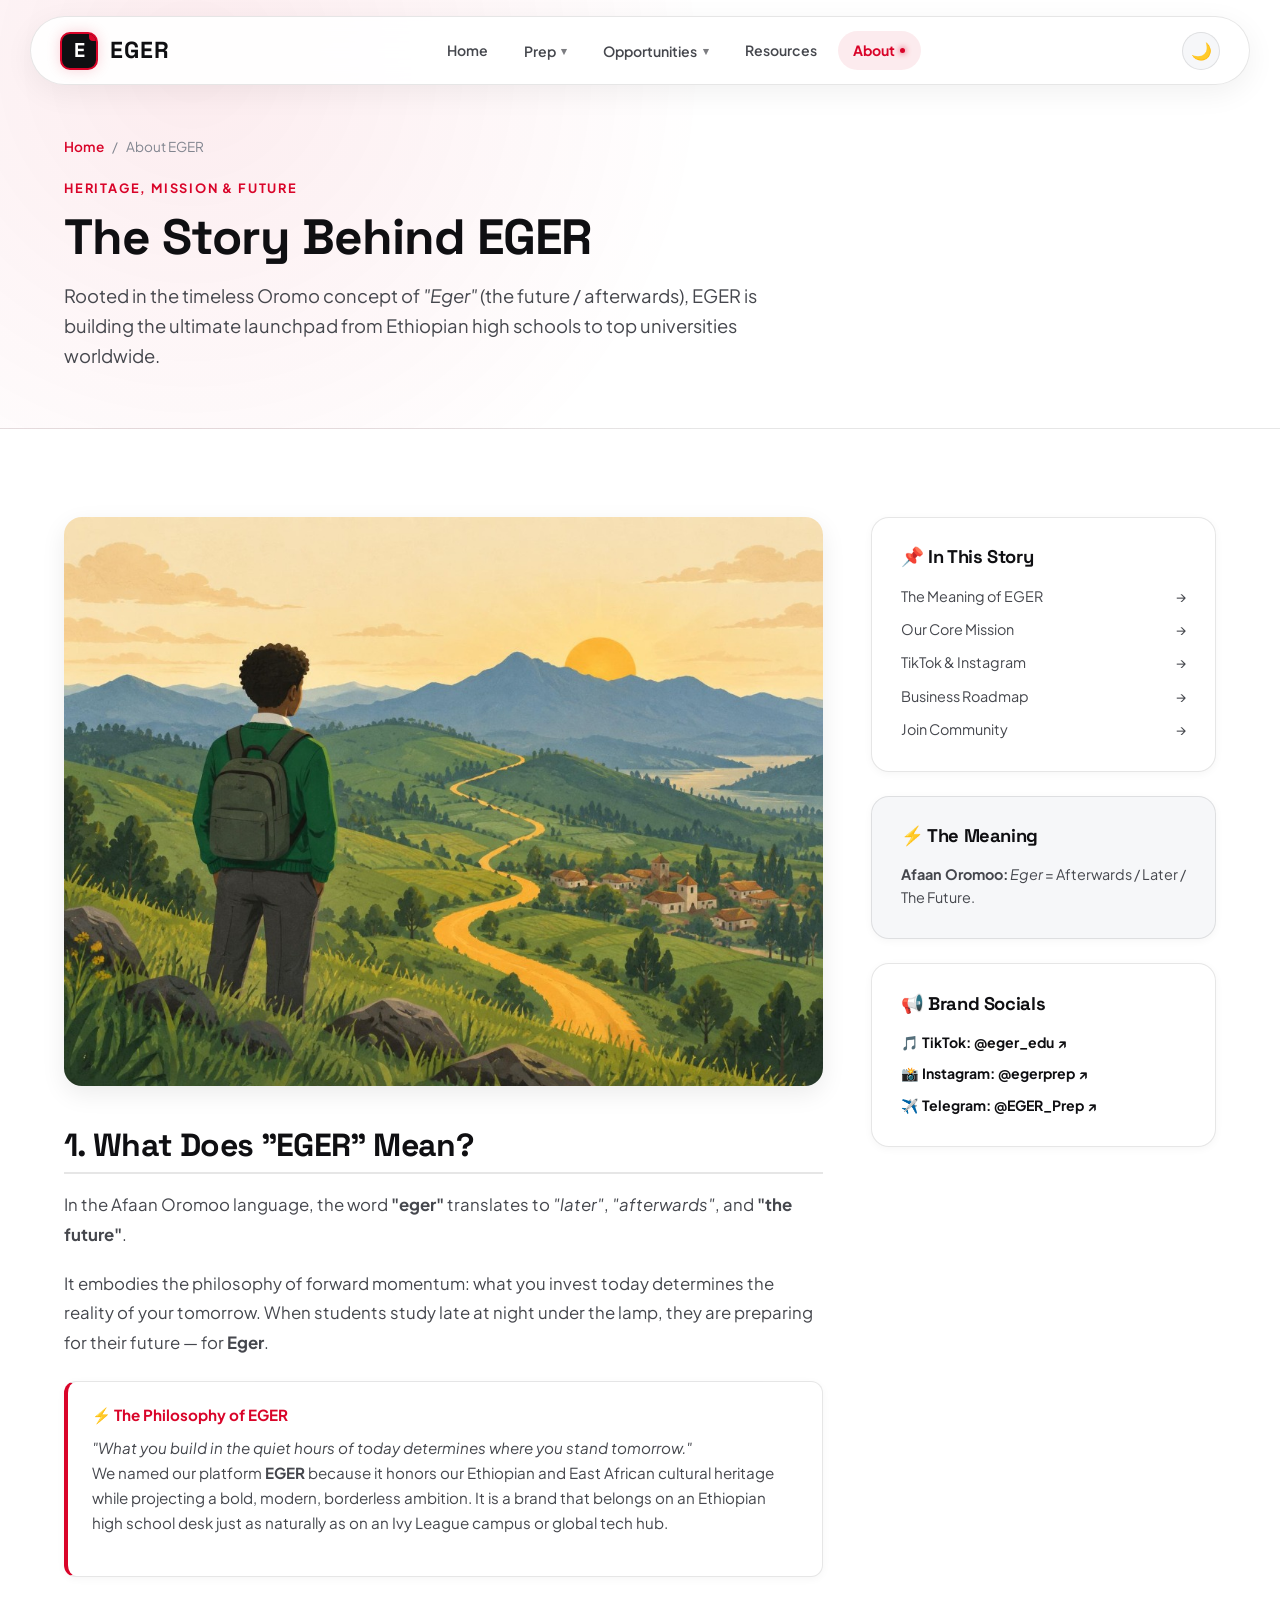
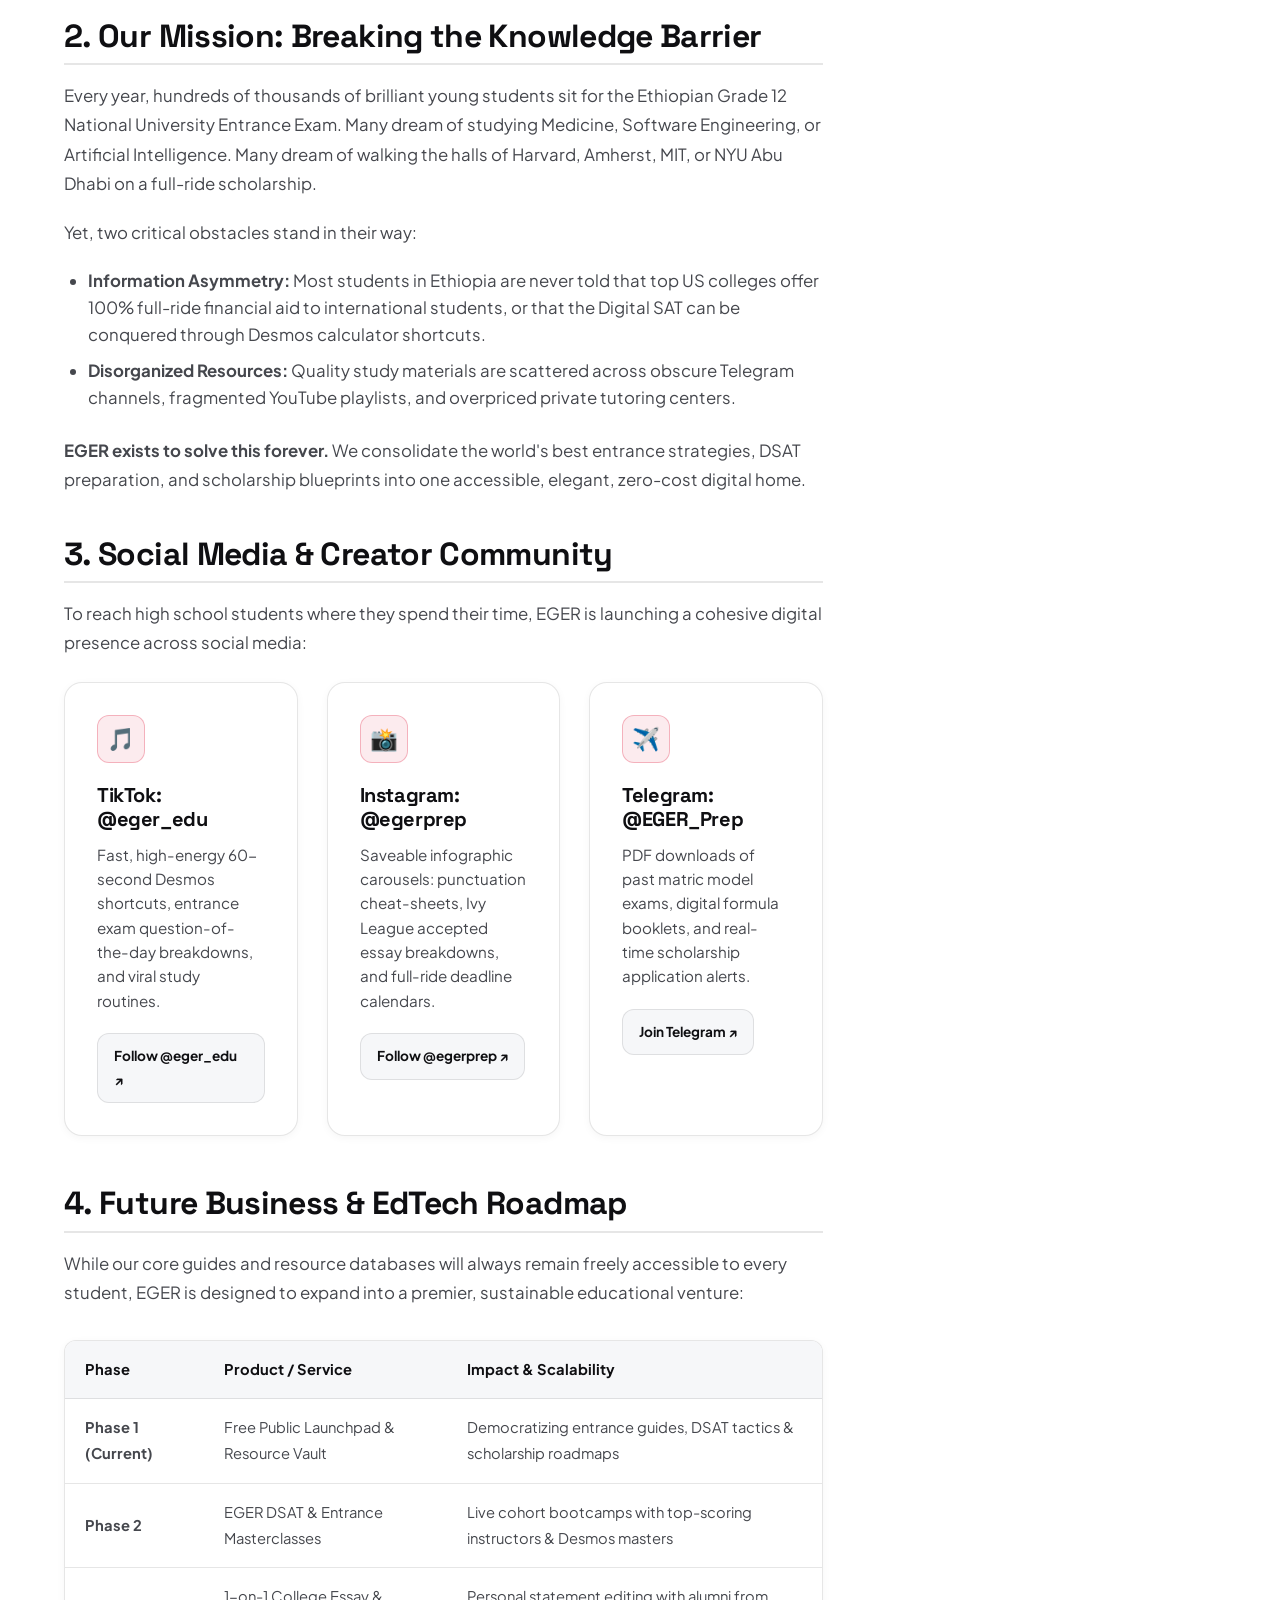
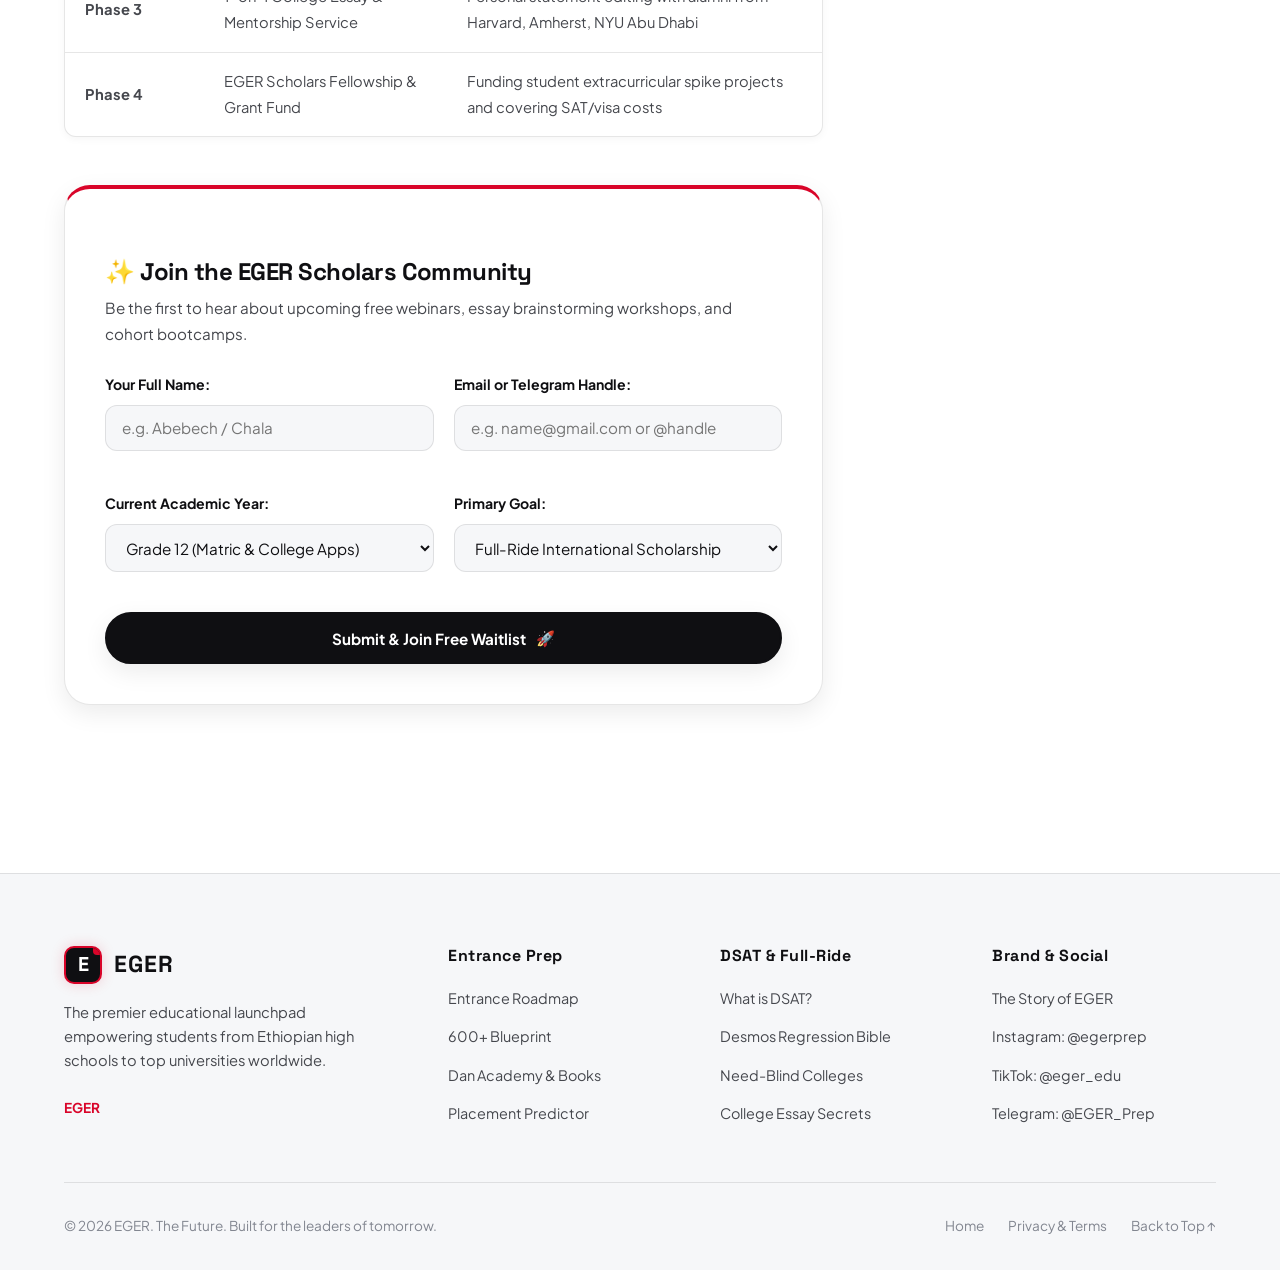
<file: about.html>
<!DOCTYPE html>
<html lang="en">
<head>
  <meta charset="UTF-8">
  <meta name="viewport" content="width=device-width, initial-scale=1.0">
  <title>The Story of EGER | The Future — Heritage & Vision</title>
  <meta name="description" content="Discover the story and meaning behind EGER — The Future. Learn about our educational mission, our TikTok and Instagram community, and our future mentorship vision.">
  <meta name="keywords" content="EGER meaning, Eger The Future, Oromo eger, Ethiopian education startup, egerprep, eger_edu, student mentorship">

  <!-- Open Graph -->
  <meta property="og:title" content="The Story of EGER — The Future | Heritage & Vision">
  <meta property="og:description" content="What you build today defines where you stand tomorrow. Discover the vision behind EGER.">
  <meta property="og:image" content="assets/images/hero-journey.jpg">

  <!-- Stylesheet -->
  <link rel="stylesheet" href="css/style.css">
  <link rel="icon" href="data:image/svg+xml,<svg xmlns=%22http://www.w3.org/2000/svg%22 viewBox=%220 0 100 100%22><text y=%22.9em%22 font-size=%2290%22>⚡</text></svg>">
</head>
<body>

  <!-- =========================================================================
       NAVIGATION
       ========================================================================= -->
  <header class="header-nav" id="topNav">
    <div class="container nav-inner">
      <a href="index.html" class="brand-logo" aria-label="EGER Home">
        <div class="logo-badge">E</div>
        <div class="logo-text">
          <span>EGER</span>
        </div>
      </a>

      <ul class="nav-links" id="navLinks">
        <li><a href="index.html">Home</a></li>

        <li class="nav-dropdown">
          <button class="nav-dropdown-btn" aria-expanded="false" type="button">
            <span>Prep</span>
            <span class="dropdown-chevron">▾</span>
          </button>
          <ul class="dropdown-menu">
            <li><a href="dsat.html"><span class="drop-icon">💻</span> DSAT Mastery</a></li>
            <li><a href="entrance.html"><span class="drop-icon">📚</span> ESSLCE (National Exam)</a></li>
          </ul>
        </li>

        <li class="nav-dropdown">
          <button class="nav-dropdown-btn" aria-expanded="false" type="button">
            <span>Opportunities</span>
            <span class="dropdown-chevron">▾</span>
          </button>
          <ul class="dropdown-menu">
            <li><a href="scholarships.html#full-ride"><span class="drop-icon">🏆</span> Scholarships</a></li>
            <li><a href="scholarships.html#extracurriculars"><span class="drop-icon">⚡</span> Extracurricular Activities</a></li>
            <li><a href="scholarships.html#college-essays"><span class="drop-icon">✍️</span> Personal Statement Tips</a></li>
            <li><a href="scholarships.html#cv-resume"><span class="drop-icon">📄</span> CV & Resume Tips</a></li>
          </ul>
        </li>

        <li><a href="index.html#resource-vault">Resources</a></li>
        <li><a href="about.html" class="active">About</a></li>
      </ul>

      <div class="nav-actions">
        <button class="btn-theme-toggle" id="themeToggleBtn" aria-label="Toggle theme">🌙</button>
        <button class="menu-toggle" id="mobileMenuBtn" aria-label="Toggle navigation menu">☰</button>
      </div>
    </div>
  </header>

  <!-- =========================================================================
       SUBPAGE HERO HEADER
       ========================================================================= -->
  <section class="subpage-header">
    <div class="container">
      <ul class="breadcrumb">
        <li><a href="index.html">Home</a></li>
        <li class="breadcrumb-separator">/</li>
        <li>About EGER</li>
      </ul>

      <span class="section-tag">Heritage, Mission & Future</span>
      <h1 class="subpage-title">The Story Behind EGER</h1>
      <p class="subpage-lead">
        Rooted in the timeless Oromo concept of <em>"Eger"</em> (the future / afterwards), EGER is building the ultimate launchpad from Ethiopian high schools to top universities worldwide.
      </p>
    </div>
  </section>

  <!-- =========================================================================
       MAIN CONTENT WITH SIDEBAR
       ========================================================================= -->
  <main class="section">
    <div class="container content-sidebar-grid">
      
      <!-- Article Main Body -->
      <article class="article-body">
        
        <!-- Banner Image -->
        <div style="border-radius: var(--radius-lg); overflow: hidden; margin-bottom: 2.5rem; box-shadow: var(--shadow-md);">
          <img src="assets/images/hero-journey.jpg" alt="Ethiopian student looking toward the morning sunrise and future horizon">
        </div>

        <h2 id="meaning">1. What Does "EGER" Mean?</h2>
        <p>
          In the Afaan Oromoo language, the word <strong>"eger"</strong> translates to <em>"later"</em>, <em>"afterwards"</em>, and <strong>"the future"</strong>.
        </p>
        <p>
          It embodies the philosophy of forward momentum: what you invest today determines the reality of your tomorrow. When students study late at night under the lamp, they are preparing for their future — for <strong>Eger</strong>.
        </p>

        <div class="formula-box">
          <div class="formula-title">⚡ The Philosophy of EGER</div>
          <p style="font-size: 0.95rem; color: var(--text-secondary); line-height: 1.65;">
            <em>"What you build in the quiet hours of today determines where you stand tomorrow."</em><br>
            We named our platform <strong>EGER</strong> because it honors our Ethiopian and East African cultural heritage while projecting a bold, modern, borderless ambition. It is a brand that belongs on an Ethiopian high school desk just as naturally as on an Ivy League campus or global tech hub.
          </p>
        </div>

        <h2 id="mission">2. Our Mission: Breaking the Knowledge Barrier</h2>
        <p>
          Every year, hundreds of thousands of brilliant young students sit for the Ethiopian Grade 12 National University Entrance Exam. Many dream of studying Medicine, Software Engineering, or Artificial Intelligence. Many dream of walking the halls of Harvard, Amherst, MIT, or NYU Abu Dhabi on a full-ride scholarship.
        </p>
        <p>
          Yet, two critical obstacles stand in their way:
        </p>
        <ul>
          <li><strong>Information Asymmetry:</strong> Most students in Ethiopia are never told that top US colleges offer 100% full-ride financial aid to international students, or that the Digital SAT can be conquered through Desmos calculator shortcuts.</li>
          <li><strong>Disorganized Resources:</strong> Quality study materials are scattered across obscure Telegram channels, fragmented YouTube playlists, and overpriced private tutoring centers.</li>
        </ul>
        <p>
          <strong>EGER exists to solve this forever.</strong> We consolidate the world's best entrance strategies, DSAT preparation, and scholarship blueprints into one accessible, elegant, zero-cost digital home.
        </p>

        <h2 id="social-branding">3. Social Media & Creator Community</h2>
        <p>
          To reach high school students where they spend their time, EGER is launching a cohesive digital presence across social media:
        </p>

        <div class="guide-grid-3" style="margin-top: 1.5rem;">
          <div class="card">
            <div class="card-icon">🎵</div>
            <h4 class="card-title">TikTok: @eger_edu</h4>
            <p class="card-desc">
              Fast, high-energy 60-second Desmos shortcuts, entrance exam question-of-the-day breakdowns, and viral study routines.
            </p>
            <a href="https://tiktok.com" target="_blank" rel="noopener" class="resource-btn">Follow @eger_edu ↗</a>
          </div>

          <div class="card">
            <div class="card-icon emerald">📸</div>
            <h4 class="card-title">Instagram: @egerprep</h4>
            <p class="card-desc">
              Saveable infographic carousels: punctuation cheat-sheets, Ivy League accepted essay breakdowns, and full-ride deadline calendars.
            </p>
            <a href="https://instagram.com" target="_blank" rel="noopener" class="resource-btn">Follow @egerprep ↗</a>
          </div>

          <div class="card">
            <div class="card-icon">✈️</div>
            <h4 class="card-title">Telegram: @EGER_Prep</h4>
            <p class="card-desc">
              PDF downloads of past matric model exams, digital formula booklets, and real-time scholarship application alerts.
            </p>
            <a href="https://telegram.org" target="_blank" rel="noopener" class="resource-btn">Join Telegram ↗</a>
          </div>
        </div>

        <h2 id="future-business">4. Future Business & EdTech Roadmap</h2>
        <p>
          While our core guides and resource databases will always remain freely accessible to every student, EGER is designed to expand into a premier, sustainable educational venture:
        </p>

        <div class="table-responsive">
          <table class="data-table">
            <thead>
              <tr>
                <th>Phase</th>
                <th>Product / Service</th>
                <th>Impact & Scalability</th>
              </tr>
            </thead>
            <tbody>
              <tr>
                <td><strong>Phase 1 (Current)</strong></td>
                <td>Free Public Launchpad & Resource Vault</td>
                <td>Democratizing entrance guides, DSAT tactics & scholarship roadmaps</td>
              </tr>
              <tr>
                <td><strong>Phase 2</strong></td>
                <td>EGER DSAT & Entrance Masterclasses</td>
                <td>Live cohort bootcamps with top-scoring instructors & Desmos masters</td>
              </tr>
              <tr>
                <td><strong>Phase 3</strong></td>
                <td>1-on-1 College Essay & Mentorship Service</td>
                <td>Personal statement editing with alumni from Harvard, Amherst, NYU Abu Dhabi</td>
              </tr>
              <tr>
                <td><strong>Phase 4</strong></td>
                <td>EGER Scholars Fellowship & Grant Fund</td>
                <td>Funding student extracurricular spike projects and covering SAT/visa costs</td>
              </tr>
            </tbody>
          </table>
        </div>

        <!-- Mentorship Interest & Newsletter Form -->
        <div class="tool-container" id="mentorship-form" style="margin-top: 3rem;">
          <h3 style="font-size: 1.5rem; margin-bottom: 0.5rem;">✨ Join the EGER Scholars Community</h3>
          <p style="color: var(--text-secondary); font-size: 0.95rem; margin-bottom: 1.5rem;">
            Be the first to hear about upcoming free webinars, essay brainstorming workshops, and cohort bootcamps.
          </p>

          <div id="waitlistSuccessAlert" style="display: none; margin-bottom: 1.5rem;"></div>

          <form id="communityWaitlistForm" style="display: grid; grid-template-columns: 1fr 1fr; gap: 1.25rem;">
            <div class="form-group">
              <label class="form-label" for="studentName">Your Full Name:</label>
              <input type="text" id="studentName" class="form-input" placeholder="e.g. Abebech / Chala" required>
            </div>
            <div class="form-group">
              <label class="form-label" for="studentEmail">Email or Telegram Handle:</label>
              <input type="text" id="studentEmail" class="form-input" placeholder="e.g. name@gmail.com or @handle" required>
            </div>
            <div class="form-group">
              <label class="form-label" for="studentGrade">Current Academic Year:</label>
              <select id="studentGrade" class="form-select">
                <option value="11">Grade 11 (Early DSAT Prep)</option>
                <option value="12" selected>Grade 12 (Matric & College Apps)</option>
                <option value="gap">Gap Year / University Freshman</option>
                <option value="parent">Parent / Teacher / Counselor</option>
              </select>
            </div>
            <div class="form-group">
              <label class="form-label" for="primaryGoal">Primary Goal:</label>
              <select id="primaryGoal" class="form-select">
                <option value="fullride" selected>Full-Ride International Scholarship</option>
                <option value="entrance">Ethiopian Entrance 600+ Score</option>
                <option value="dsat">Digital SAT 1500+ Mastery</option>
              </select>
            </div>
            <div style="grid-column: 1/-1;">
              <button type="submit" class="btn-primary" style="width: 100%; justify-content: center;">
                <span>Submit & Join Free Waitlist</span>
                <span>🚀</span>
              </button>
            </div>
          </form>
        </div>

      </article>

      <!-- Sticky Sidebar -->
      <aside class="sidebar-sticky">
        <div class="sidebar-widget">
          <h4 class="widget-title">📌 In This Story</h4>
          <ul class="widget-links">
            <li><a href="#meaning">The Meaning of EGER <span>→</span></a></li>
            <li><a href="#mission">Our Core Mission <span>→</span></a></li>
            <li><a href="#social-branding">TikTok & Instagram <span>→</span></a></li>
            <li><a href="#future-business">Business Roadmap <span>→</span></a></li>
            <li><a href="#mentorship-form">Join Community <span>→</span></a></li>
          </ul>
        </div>

        <div class="sidebar-widget" style="background: var(--bg-secondary);">
          <h4 class="widget-title">⚡ The Meaning</h4>
          <p style="font-size: 0.9rem; color: var(--text-secondary); line-height: 1.6;">
            <strong>Afaan Oromoo:</strong> <em>Eger</em> = Afterwards / Later / The Future.
          </p>
        </div>

        <div class="sidebar-widget">
          <h4 class="widget-title">📢 Brand Socials</h4>
          <a href="https://tiktok.com" target="_blank" rel="noopener" style="font-size: 0.88rem; font-weight: 700; color: var(--emerald-light); display: block; margin-bottom: 0.5rem;">
            🎵 TikTok: @eger_edu ↗
          </a>
          <a href="https://instagram.com" target="_blank" rel="noopener" style="font-size: 0.88rem; font-weight: 700; color: var(--emerald-light); display: block; margin-bottom: 0.5rem;">
            📸 Instagram: @egerprep ↗
          </a>
          <a href="https://telegram.org" target="_blank" rel="noopener" style="font-size: 0.88rem; font-weight: 700; color: var(--emerald-light); display: block;">
            ✈️ Telegram: @EGER_Prep ↗
          </a>
        </div>
      </aside>

    </div>
  </main>

  <!-- =========================================================================
       FOOTER
       ========================================================================= -->
  <footer class="site-footer">
    <div class="container">
      <div class="footer-grid">
        <div>
          <div class="brand-logo" style="margin-bottom: 0.75rem;">
            <div class="logo-badge">E</div>
            <div class="logo-text">
              <span>EGER</span>
            </div>
          </div>
          <p class="footer-brand-desc">
            The premier educational launchpad empowering students from Ethiopian high schools to top universities worldwide.
          </p>
          <div style="font-size: 0.85rem; color: var(--brand-red); font-weight: 700;">
            EGER
          </div>
        </div>

        <div>
          <h4 class="footer-heading">Entrance Prep</h4>
          <ul class="footer-links">
            <li><a href="entrance.html">Entrance Roadmap</a></li>
            <li><a href="entrance.html#super-scores">600+ Blueprint</a></li>
            <li><a href="entrance.html#curated-resources">Dan Academy & Books</a></li>
            <li><a href="entrance.html#placement-predictor">Placement Predictor</a></li>
          </ul>
        </div>

        <div>
          <h4 class="footer-heading">DSAT & Full-Ride</h4>
          <ul class="footer-links">
            <li><a href="dsat.html">What is DSAT?</a></li>
            <li><a href="dsat.html#desmos-bible">Desmos Regression Bible</a></li>
            <li><a href="scholarships.html#full-ride">Need-Blind Colleges</a></li>
            <li><a href="scholarships.html#college-essays">College Essay Secrets</a></li>
          </ul>
        </div>

        <div>
          <h4 class="footer-heading">Brand & Social</h4>
          <ul class="footer-links">
            <li><a href="about.html">The Story of EGER</a></li>
            <li><a href="https://instagram.com" target="_blank" rel="noopener">Instagram: @egerprep</a></li>
            <li><a href="https://tiktok.com" target="_blank" rel="noopener">TikTok: @eger_edu</a></li>
            <li><a href="https://telegram.org" target="_blank" rel="noopener">Telegram: @EGER_Prep</a></li>
          </ul>
        </div>
      </div>

      <div class="footer-bottom">
        <div>
          © 2026 EGER. The Future. Built for the leaders of tomorrow.
        </div>
        <div style="display: flex; gap: 1.5rem;">
          <a href="index.html">Home</a>
          <a href="privacy.html">Privacy & Terms</a>
          <a href="#topNav">Back to Top ↑</a>
        </div>
      </div>
    </div>
  </footer>

  <!-- Scripts -->
  <script src="js/resources-data.js"></script>
  <script src="js/app.js"></script>
</body>
</html>
</file>
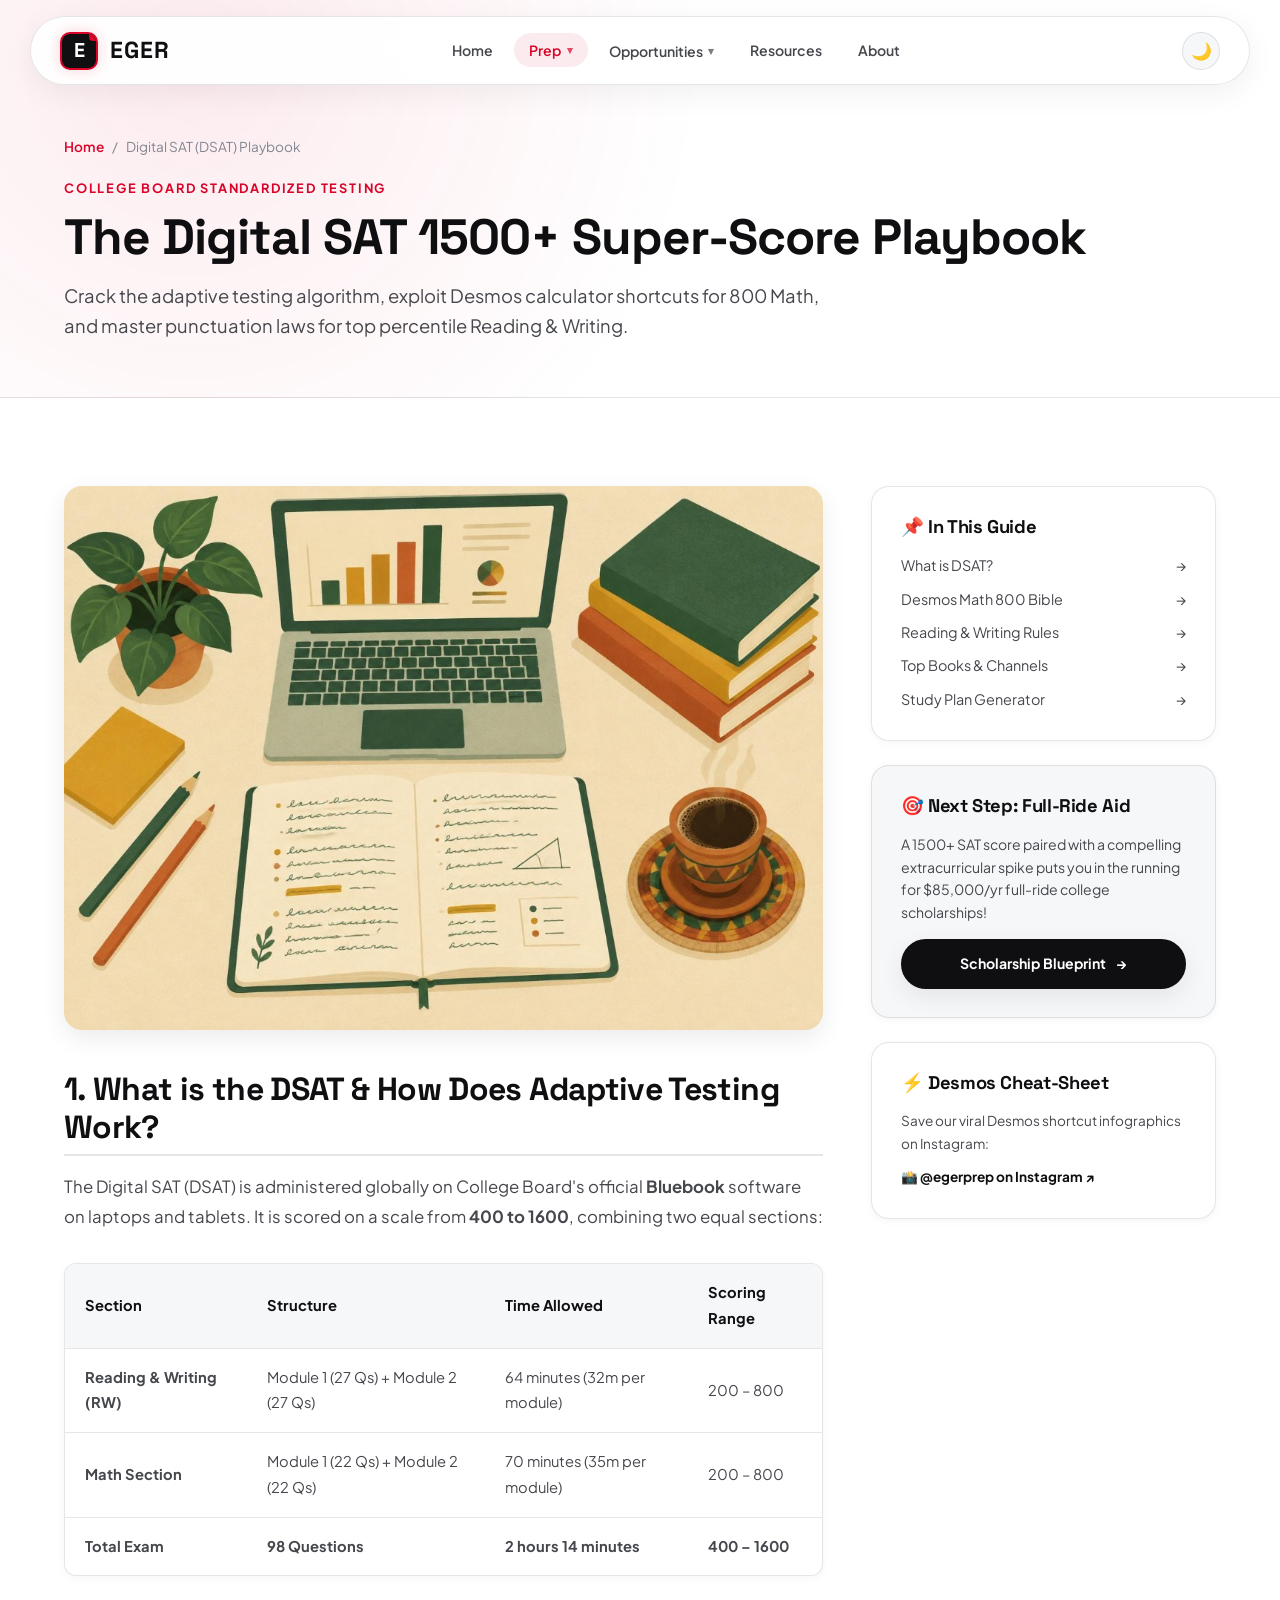
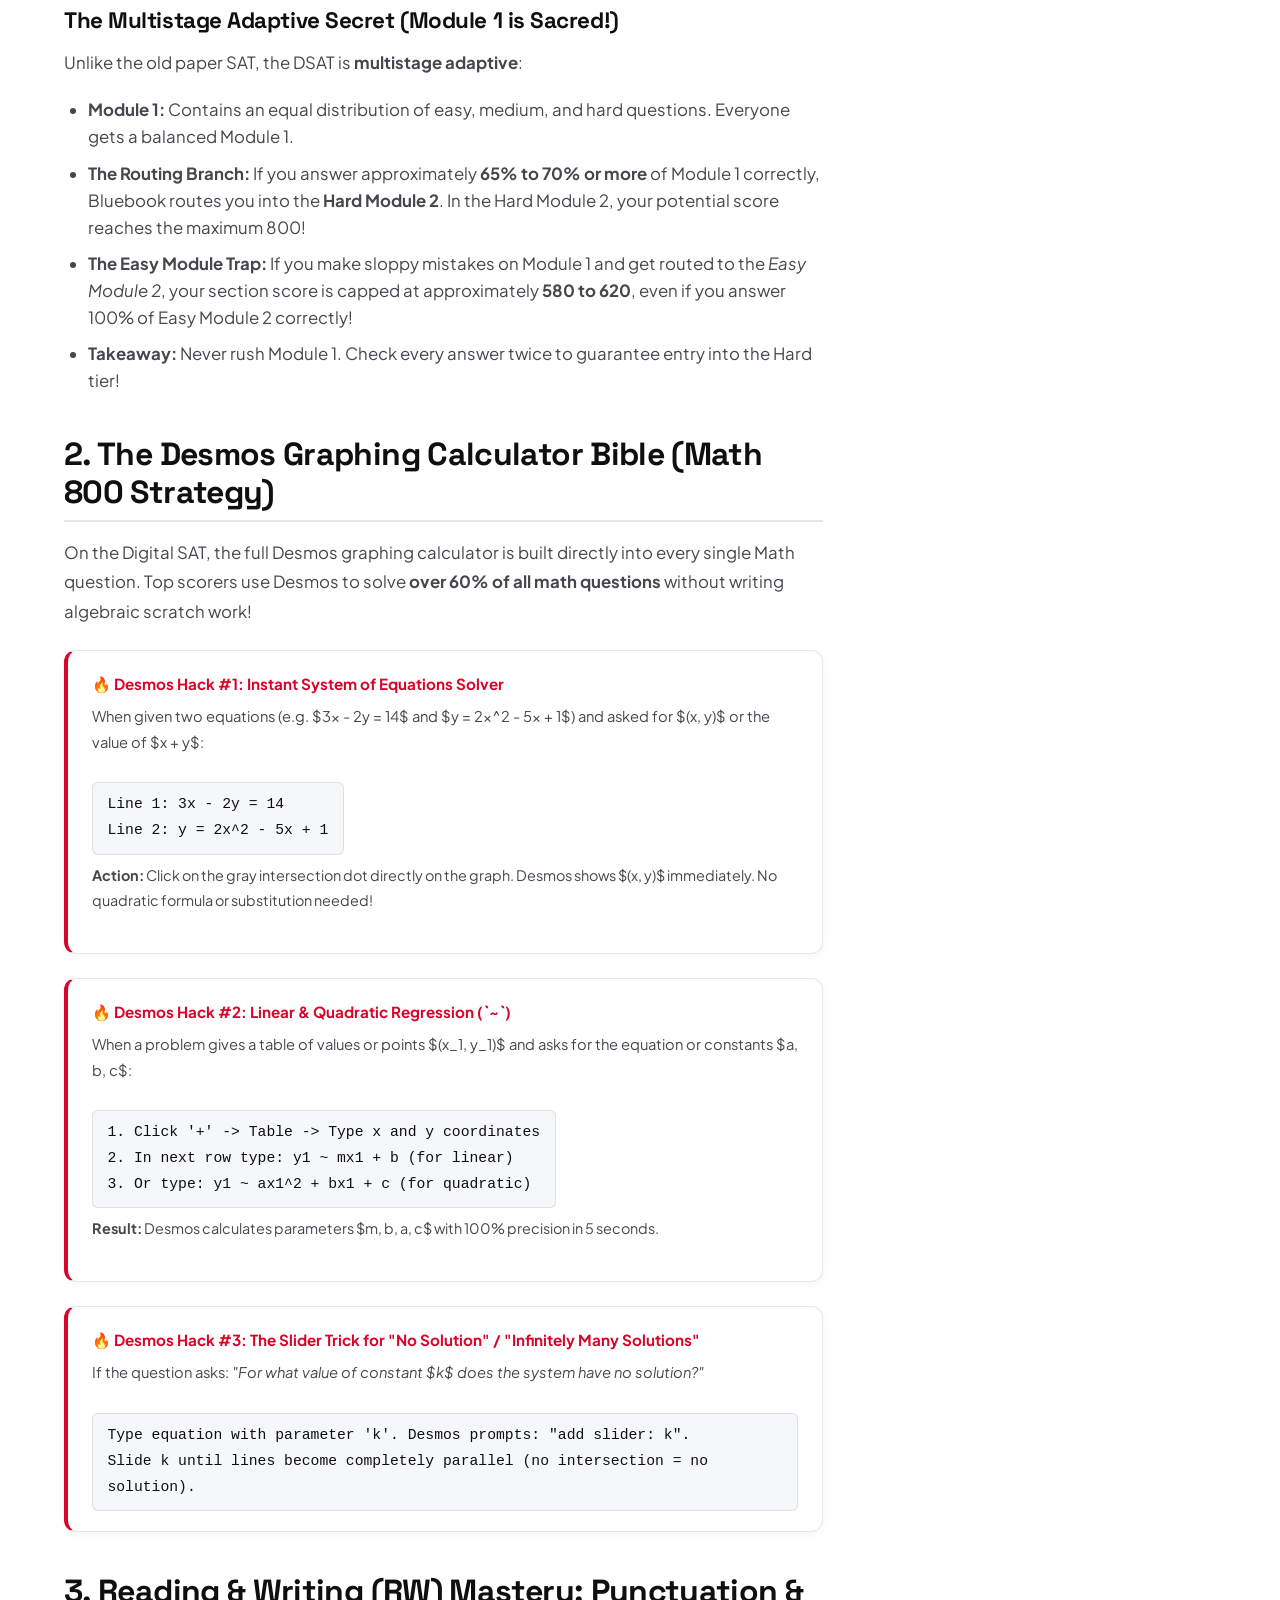
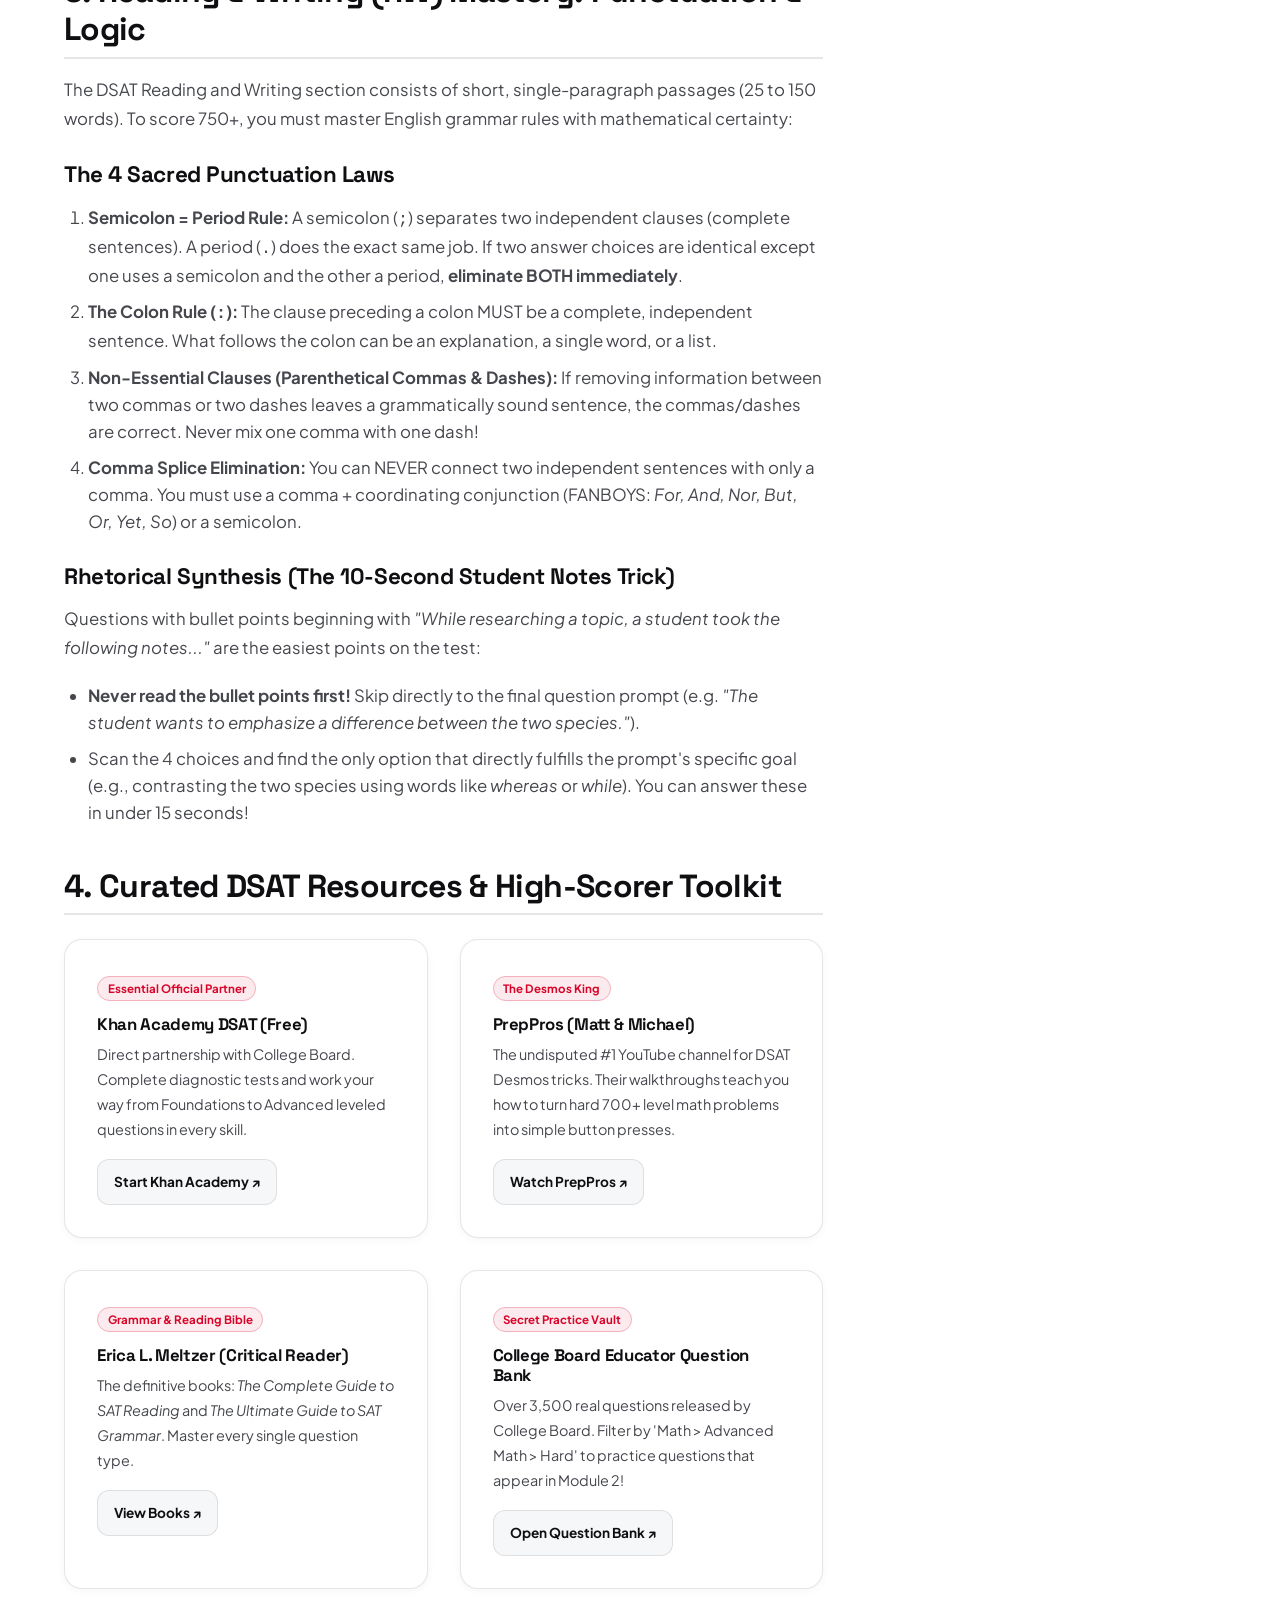
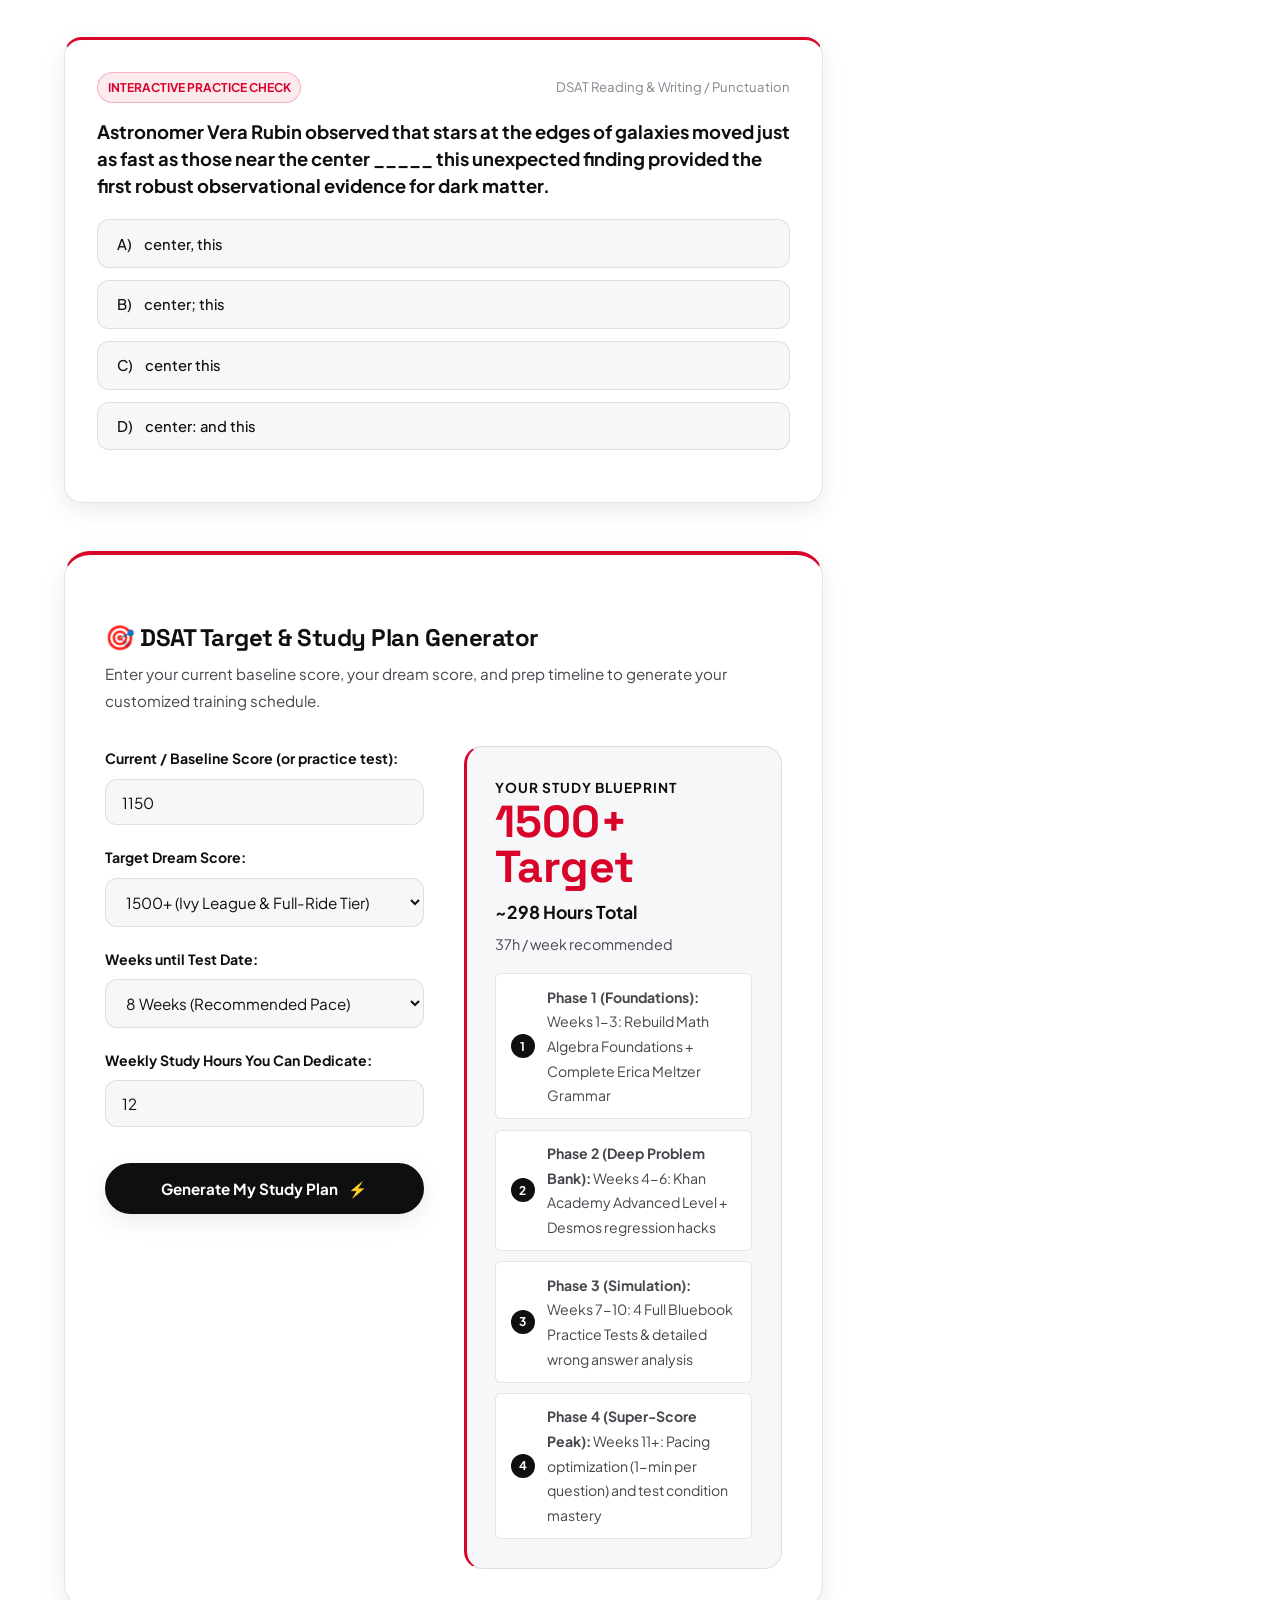
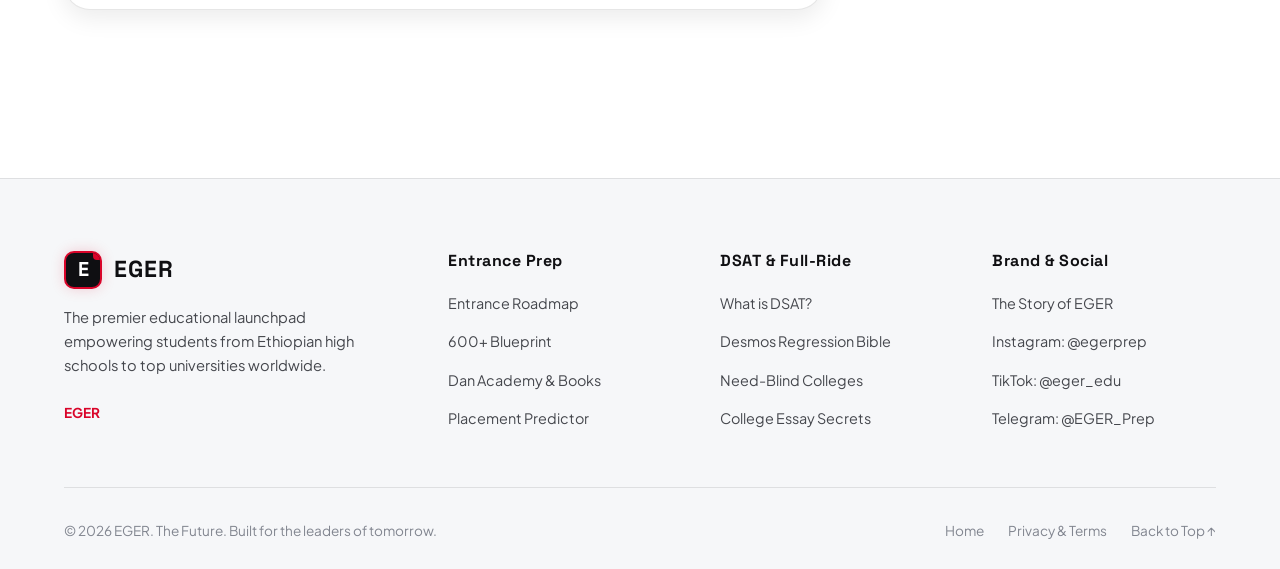
<file: dsat.html>
<!DOCTYPE html>
<html lang="en">
<head>
  <meta charset="UTF-8">
  <meta name="viewport" content="width=device-width, initial-scale=1.0">
  <title>Digital SAT 1500+ Super-Score Playbook | EGER — The Future</title>
  <meta name="description" content="The ultimate guide to conquering the Digital SAT (DSAT). Master Desmos calculator hacks, adaptive module routing, Erica Meltzer grammar rules, and 1500+ strategies for international scholarship seekers.">
  <meta name="keywords" content="DSAT, Digital SAT, Desmos hacks, Bluebook SAT, Erica Meltzer, College Panda, 1500 SAT score, College Board, international scholarships, EGER The Future">

  <!-- Open Graph -->
  <meta property="og:title" content="Digital SAT 1500+ Playbook | EGER — The Future">
  <meta property="og:description" content="Unlock 1500+ on the Digital SAT with Desmos regression hacks, adaptive routing tactics, and grammar mastery.">
  <meta property="og:image" content="assets/images/study-desk.jpg">

  <!-- Stylesheet -->
  <link rel="stylesheet" href="css/style.css">
  <link rel="icon" href="data:image/svg+xml,<svg xmlns=%22http://www.w3.org/2000/svg%22 viewBox=%220 0 100 100%22><text y=%22.9em%22 font-size=%2290%22>⚡</text></svg>">
</head>
<body>

  <!-- =========================================================================
       NAVIGATION
       ========================================================================= -->
  <header class="header-nav" id="topNav">
    <div class="container nav-inner">
      <a href="index.html" class="brand-logo" aria-label="EGER Home">
        <div class="logo-badge">E</div>
        <div class="logo-text">
          <span>EGER</span>
        </div>
      </a>

      <ul class="nav-links" id="navLinks">
        <li><a href="index.html">Home</a></li>

        <li class="nav-dropdown active">
          <button class="nav-dropdown-btn" aria-expanded="false" type="button">
            <span>Prep</span>
            <span class="dropdown-chevron">▾</span>
          </button>
          <ul class="dropdown-menu">
            <li><a href="dsat.html"><span class="drop-icon">💻</span> DSAT Mastery</a></li>
            <li><a href="entrance.html"><span class="drop-icon">📚</span> ESSLCE (National Exam)</a></li>
          </ul>
        </li>

        <li class="nav-dropdown">
          <button class="nav-dropdown-btn" aria-expanded="false" type="button">
            <span>Opportunities</span>
            <span class="dropdown-chevron">▾</span>
          </button>
          <ul class="dropdown-menu">
            <li><a href="scholarships.html#full-ride"><span class="drop-icon">🏆</span> Scholarships</a></li>
            <li><a href="scholarships.html#extracurriculars"><span class="drop-icon">⚡</span> Extracurricular Activities</a></li>
            <li><a href="scholarships.html#college-essays"><span class="drop-icon">✍️</span> Personal Statement Tips</a></li>
            <li><a href="scholarships.html#cv-resume"><span class="drop-icon">📄</span> CV & Resume Tips</a></li>
          </ul>
        </li>

        <li><a href="index.html#resource-vault">Resources</a></li>
        <li><a href="about.html">About</a></li>
      </ul>

      <div class="nav-actions">
        <button class="btn-theme-toggle" id="themeToggleBtn" aria-label="Toggle theme">🌙</button>
        <button class="menu-toggle" id="mobileMenuBtn" aria-label="Toggle navigation menu">☰</button>
      </div>
    </div>
  </header>

  <!-- =========================================================================
       SUBPAGE HERO HEADER
       ========================================================================= -->
  <section class="subpage-header">
    <div class="container">
      <ul class="breadcrumb">
        <li><a href="index.html">Home</a></li>
        <li class="breadcrumb-separator">/</li>
        <li>Digital SAT (DSAT) Playbook</li>
      </ul>

      <span class="section-tag">College Board Standardized Testing</span>
      <h1 class="subpage-title">The Digital SAT 1500+ Super-Score Playbook</h1>
      <p class="subpage-lead">
        Crack the adaptive testing algorithm, exploit Desmos calculator shortcuts for 800 Math, and master punctuation laws for top percentile Reading & Writing.
      </p>
    </div>
  </section>

  <!-- =========================================================================
       MAIN CONTENT WITH SIDEBAR
       ========================================================================= -->
  <main class="section">
    <div class="container content-sidebar-grid">
      
      <!-- Article Main Body -->
      <article class="article-body">
        
        <!-- Banner Image -->
        <div style="border-radius: var(--radius-lg); overflow: hidden; margin-bottom: 2.5rem; box-shadow: var(--shadow-md);">
          <img src="assets/images/study-desk.jpg" alt="Student study workspace with laptop showing math graphs and notes">
        </div>

        <h2 id="what-is-dsat">1. What is the DSAT & How Does Adaptive Testing Work?</h2>
        <p>
          The Digital SAT (DSAT) is administered globally on College Board's official <strong>Bluebook</strong> software on laptops and tablets. It is scored on a scale from <strong>400 to 1600</strong>, combining two equal sections:
        </p>

        <div class="table-responsive">
          <table class="data-table">
            <thead>
              <tr>
                <th>Section</th>
                <th>Structure</th>
                <th>Time Allowed</th>
                <th>Scoring Range</th>
              </tr>
            </thead>
            <tbody>
              <tr>
                <td><strong>Reading & Writing (RW)</strong></td>
                <td>Module 1 (27 Qs) + Module 2 (27 Qs)</td>
                <td>64 minutes (32m per module)</td>
                <td>200 – 800</td>
              </tr>
              <tr>
                <td><strong>Math Section</strong></td>
                <td>Module 1 (22 Qs) + Module 2 (22 Qs)</td>
                <td>70 minutes (35m per module)</td>
                <td>200 – 800</td>
              </tr>
              <tr>
                <td><strong>Total Exam</strong></td>
                <td><strong>98 Questions</strong></td>
                <td><strong>2 hours 14 minutes</strong></td>
                <td><strong>400 – 1600</strong></td>
              </tr>
            </tbody>
          </table>
        </div>

        <h3>The Multistage Adaptive Secret (Module 1 is Sacred!)</h3>
        <p>
          Unlike the old paper SAT, the DSAT is <strong>multistage adaptive</strong>:
        </p>
        <ul>
          <li><strong>Module 1:</strong> Contains an equal distribution of easy, medium, and hard questions. Everyone gets a balanced Module 1.</li>
          <li><strong>The Routing Branch:</strong> If you answer approximately <strong>65% to 70% or more</strong> of Module 1 correctly, Bluebook routes you into the <strong>Hard Module 2</strong>. In the Hard Module 2, your potential score reaches the maximum 800!</li>
          <li><strong>The Easy Module Trap:</strong> If you make sloppy mistakes on Module 1 and get routed to the <em>Easy Module 2</em>, your section score is capped at approximately <strong>580 to 620</strong>, even if you answer 100% of Easy Module 2 correctly!</li>
          <li><strong>Takeaway:</strong> Never rush Module 1. Check every answer twice to guarantee entry into the Hard tier!</li>
        </ul>

        <h2 id="desmos-bible">2. The Desmos Graphing Calculator Bible (Math 800 Strategy)</h2>
        <p>
          On the Digital SAT, the full Desmos graphing calculator is built directly into every single Math question. Top scorers use Desmos to solve <strong>over 60% of all math questions</strong> without writing algebraic scratch work!
        </p>

        <!-- Desmos Hack 1 -->
        <div class="formula-box">
          <div class="formula-title">🔥 Desmos Hack #1: Instant System of Equations Solver</div>
          <p style="font-size: 0.92rem;">
            When given two equations (e.g. $3x - 2y = 14$ and $y = 2x^2 - 5x + 1$) and asked for $(x, y)$ or the value of $x + y$:
          </p>
          <div class="formula-code">
            Line 1: 3x - 2y = 14<br>
            Line 2: y = 2x^2 - 5x + 1
          </div>
          <p style="font-size: 0.9rem; margin-top: 0.5rem; color: var(--text-secondary);">
            <strong>Action:</strong> Click on the gray intersection dot directly on the graph. Desmos shows $(x, y)$ immediately. No quadratic formula or substitution needed!
          </p>
        </div>

        <!-- Desmos Hack 2 -->
        <div class="formula-box">
          <div class="formula-title">🔥 Desmos Hack #2: Linear & Quadratic Regression (`~`)</div>
          <p style="font-size: 0.92rem;">
            When a problem gives a table of values or points $(x_1, y_1)$ and asks for the equation or constants $a, b, c$:
          </p>
          <div class="formula-code">
            1. Click '+' -> Table -> Type x and y coordinates<br>
            2. In next row type: y1 ~ mx1 + b (for linear)<br>
            3. Or type: y1 ~ ax1^2 + bx1 + c (for quadratic)
          </div>
          <p style="font-size: 0.9rem; margin-top: 0.5rem; color: var(--text-secondary);">
            <strong>Result:</strong> Desmos calculates parameters $m, b, a, c$ with 100% precision in 5 seconds.
          </p>
        </div>

        <!-- Desmos Hack 3 -->
        <div class="formula-box">
          <div class="formula-title">🔥 Desmos Hack #3: The Slider Trick for "No Solution" / "Infinitely Many Solutions"</div>
          <p style="font-size: 0.92rem;">
            If the question asks: <em>"For what value of constant $k$ does the system have no solution?"</em>
          </p>
          <div class="formula-code">
            Type equation with parameter 'k'. Desmos prompts: "add slider: k".<br>
            Slide k until lines become completely parallel (no intersection = no solution).
          </div>
        </div>

        <h2 id="rw-mastery">3. Reading & Writing (RW) Mastery: Punctuation & Logic</h2>
        <p>
          The DSAT Reading and Writing section consists of short, single-paragraph passages (25 to 150 words). To score 750+, you must master English grammar rules with mathematical certainty:
        </p>

        <h3>The 4 Sacred Punctuation Laws</h3>
        <ol>
          <li>
            <strong>Semicolon = Period Rule:</strong> A semicolon (<code>;</code>) separates two independent clauses (complete sentences). A period (<code>.</code>) does the exact same job. If two answer choices are identical except one uses a semicolon and the other a period, <strong>eliminate BOTH immediately</strong>.
          </li>
          <li>
            <strong>The Colon Rule (<code>:</code>):</strong> The clause preceding a colon MUST be a complete, independent sentence. What follows the colon can be an explanation, a single word, or a list.
          </li>
          <li>
            <strong>Non-Essential Clauses (Parenthetical Commas & Dashes):</strong> If removing information between two commas or two dashes leaves a grammatically sound sentence, the commas/dashes are correct. Never mix one comma with one dash!
          </li>
          <li>
            <strong>Comma Splice Elimination:</strong> You can NEVER connect two independent sentences with only a comma. You must use a comma + coordinating conjunction (FANBOYS: <em>For, And, Nor, But, Or, Yet, So</em>) or a semicolon.
          </li>
        </ol>

        <h3>Rhetorical Synthesis (The 10-Second Student Notes Trick)</h3>
        <p>
          Questions with bullet points beginning with <em>"While researching a topic, a student took the following notes..."</em> are the easiest points on the test:
        </p>
        <ul>
          <li><strong>Never read the bullet points first!</strong> Skip directly to the final question prompt (e.g. <em>"The student wants to emphasize a difference between the two species."</em>).</li>
          <li>Scan the 4 choices and find the only option that directly fulfills the prompt's specific goal (e.g., contrasting the two species using words like <em>whereas</em> or <em>while</em>). You can answer these in under 15 seconds!</li>
        </ul>

        <h2 id="top-resources">4. Curated DSAT Resources & High-Scorer Toolkit</h2>
        <div class="guide-grid-2" style="margin-top: 1.5rem;">
          <div class="card">
            <span class="res-badge">Essential Official Partner</span>
            <h4 style="margin: 0.75rem 0 0.5rem 0;">Khan Academy DSAT (Free)</h4>
            <p style="font-size: 0.9rem; color: var(--text-secondary); margin-bottom: 1rem;">
              Direct partnership with College Board. Complete diagnostic tests and work your way from Foundations to Advanced leveled questions in every skill.
            </p>
            <a href="https://www.khanacademy.org/digital-sat" target="_blank" rel="noopener" class="resource-btn">Start Khan Academy ↗</a>
          </div>

          <div class="card">
            <span class="res-badge">The Desmos King</span>
            <h4 style="margin: 0.75rem 0 0.5rem 0;">PrepPros (Matt & Michael)</h4>
            <p style="font-size: 0.9rem; color: var(--text-secondary); margin-bottom: 1rem;">
              The undisputed #1 YouTube channel for DSAT Desmos tricks. Their walkthroughs teach you how to turn hard 700+ level math problems into simple button presses.
            </p>
            <a href="https://www.youtube.com/@PrepPros" target="_blank" rel="noopener" class="resource-btn">Watch PrepPros ↗</a>
          </div>

          <div class="card">
            <span class="res-badge">Grammar & Reading Bible</span>
            <h4 style="margin: 0.75rem 0 0.5rem 0;">Erica L. Meltzer (Critical Reader)</h4>
            <p style="font-size: 0.9rem; color: var(--text-secondary); margin-bottom: 1rem;">
              The definitive books: <em>The Complete Guide to SAT Reading</em> and <em>The Ultimate Guide to SAT Grammar</em>. Master every single question type.
            </p>
            <a href="https://thecriticalreader.com/" target="_blank" rel="noopener" class="resource-btn">View Books ↗</a>
          </div>

          <div class="card">
            <span class="res-badge">Secret Practice Vault</span>
            <h4 style="margin: 0.75rem 0 0.5rem 0;">College Board Educator Question Bank</h4>
            <p style="font-size: 0.9rem; color: var(--text-secondary); margin-bottom: 1rem;">
              Over 3,500 real questions released by College Board. Filter by 'Math > Advanced Math > Hard' to practice questions that appear in Module 2!
            </p>
            <a href="https://satsuitequestionbank.collegeboard.org/" target="_blank" rel="noopener" class="resource-btn">Open Question Bank ↗</a>
          </div>
        </div>

        <!-- Interactive Practice Quiz -->
        <div class="quiz-box">
          <div class="quiz-header">
            <span class="quiz-badge">Interactive Practice Check</span>
            <span style="font-size: 0.82rem; color: var(--text-muted);">DSAT Reading & Writing / Punctuation</span>
          </div>
          <div class="quiz-question">
            Astronomer Vera Rubin observed that stars at the edges of galaxies moved just as fast as those near the center _____ this unexpected finding provided the first robust observational evidence for dark matter.
          </div>
          <div class="quiz-options">
            <button class="quiz-opt-btn" data-correct="false">
              <span>A)</span> <span>center, this</span>
            </button>
            <button class="quiz-opt-btn" data-correct="true">
              <span>B)</span> <span>center; this</span>
            </button>
            <button class="quiz-opt-btn" data-correct="false">
              <span>C)</span> <span>center this</span>
            </button>
            <button class="quiz-opt-btn" data-correct="false">
              <span>D)</span> <span>center: and this</span>
            </button>
          </div>
          <div class="quiz-explanation">
            <strong>Correct Answer: B (center; this)</strong><br>
            Both "Astronomer Vera Rubin observed..." and "this unexpected finding provided..." are independent clauses (complete sentences). Option A is a classic <em>comma splice</em> error. Option C is a run-on sentence. Option D uses a colon followed by "and", which violates colon punctuation rules. A semicolon (Option B) cleanly connects two independent clauses without a coordinating conjunction.
          </div>
        </div>

        <!-- Embedded Interactive DSAT Target & Study Plan Generator Tool -->
        <div class="tool-container" id="dsat-plan-tool" style="margin-top: 3rem;">
          <div style="margin-bottom: 2rem;">
            <h3 style="font-size: 1.5rem; margin-bottom: 0.5rem;">🎯 DSAT Target & Study Plan Generator</h3>
            <p style="color: var(--text-secondary); font-size: 0.95rem;">Enter your current baseline score, your dream score, and prep timeline to generate your customized training schedule.</p>
          </div>

          <div class="calculator-grid">
            <div>
              <div class="form-group">
                <label class="form-label" for="calcCurrentScore">Current / Baseline Score (or practice test):</label>
                <input type="number" id="calcCurrentScore" class="form-input" min="400" max="1600" step="10" value="1150">
              </div>

              <div class="form-group">
                <label class="form-label" for="calcTargetScore">Target Dream Score:</label>
                <select id="calcTargetScore" class="form-select">
                  <option value="1400">1400+ (Competitive for Top 50)</option>
                  <option value="1500" selected>1500+ (Ivy League & Full-Ride Tier)</option>
                  <option value="1550">1550+ (Top 1% Global Excellence)</option>
                </select>
              </div>

              <div class="form-group">
                <label class="form-label" for="calcWeeks">Weeks until Test Date:</label>
                <select id="calcWeeks" class="form-select">
                  <option value="4">4 Weeks (Intensive Sprint)</option>
                  <option value="8" selected>8 Weeks (Recommended Pace)</option>
                  <option value="12">12 Weeks (Comprehensive Mastery)</option>
                  <option value="16">16 Weeks (Foundational Rebuild)</option>
                </select>
              </div>

              <div class="form-group">
                <label class="form-label" for="calcHoursPerWeek">Weekly Study Hours You Can Dedicate:</label>
                <input type="number" id="calcHoursPerWeek" class="form-input" min="2" max="40" value="12">
              </div>

              <button id="calculatePlanBtn" class="btn-primary" type="button" style="width: 100%; justify-content: center; margin-top: 1rem;">
                <span>Generate My Study Plan</span>
                <span>⚡</span>
              </button>
            </div>

            <div class="calc-result-box">
              <span style="font-size: 0.85rem; font-weight: 700; text-transform: uppercase; color: var(--gold-vibrant); letter-spacing: 1px;">Your Study Blueprint</span>
              <div class="score-badge-large" id="planTargetDisplay">1500+ Target</div>
              <div style="font-weight: 700; font-size: 1.1rem; margin-bottom: 0.25rem;" id="planTotalHours">~280 Hours Total</div>
              <div style="color: var(--text-secondary); font-size: 0.9rem;" id="planWeeklyTarget">12h / week recommended</div>

              <div class="plan-roadmap-steps" id="planRoadmapList">
                <!-- Dynamically populated by JS -->
              </div>
            </div>
          </div>
        </div>

      </article>

      <!-- Sticky Sidebar -->
      <aside class="sidebar-sticky">
        <div class="sidebar-widget">
          <h4 class="widget-title">📌 In This Guide</h4>
          <ul class="widget-links">
            <li><a href="#what-is-dsat">What is DSAT? <span>→</span></a></li>
            <li><a href="#desmos-bible">Desmos Math 800 Bible <span>→</span></a></li>
            <li><a href="#rw-mastery">Reading & Writing Rules <span>→</span></a></li>
            <li><a href="#top-resources">Top Books & Channels <span>→</span></a></li>
            <li><a href="#dsat-plan-tool">Study Plan Generator <span>→</span></a></li>
          </ul>
        </div>

        <div class="sidebar-widget" style="background: var(--bg-secondary);">
          <h4 class="widget-title">🎯 Next Step: Full-Ride Aid</h4>
          <p style="font-size: 0.88rem; color: var(--text-secondary); line-height: 1.6; margin-bottom: 1rem;">
            A 1500+ SAT score paired with a compelling extracurricular spike puts you in the running for $85,000/yr full-ride college scholarships!
          </p>
          <a href="scholarships.html" class="btn-primary" style="width: 100%; justify-content: center; font-size: 0.88rem; padding: 0.7rem 1rem;">
            <span>Scholarship Blueprint</span>
            <span>→</span>
          </a>
        </div>

        <div class="sidebar-widget">
          <h4 class="widget-title">⚡ Desmos Cheat-Sheet</h4>
          <p style="font-size: 0.85rem; color: var(--text-secondary); margin-bottom: 0.5rem;">
            Save our viral Desmos shortcut infographics on Instagram:
          </p>
          <a href="https://instagram.com" target="_blank" rel="noopener" style="font-size: 0.85rem; font-weight: 700; color: var(--emerald-light);">
            📸 @egerprep on Instagram ↗
          </a>
        </div>
      </aside>

    </div>
  </main>

  <!-- =========================================================================
       FOOTER
       ========================================================================= -->
  <footer class="site-footer">
    <div class="container">
      <div class="footer-grid">
        <div>
          <div class="brand-logo" style="margin-bottom: 0.75rem;">
            <div class="logo-badge">E</div>
            <div class="logo-text">
              <span>EGER</span>
            </div>
          </div>
          <p class="footer-brand-desc">
            The premier educational launchpad empowering students from Ethiopian high schools to top universities worldwide.
          </p>
          <div style="font-size: 0.85rem; color: var(--brand-red); font-weight: 700;">
            EGER
          </div>
        </div>

        <div>
          <h4 class="footer-heading">Entrance Prep</h4>
          <ul class="footer-links">
            <li><a href="entrance.html">Entrance Roadmap</a></li>
            <li><a href="entrance.html#super-scores">600+ Blueprint</a></li>
            <li><a href="entrance.html#curated-resources">Dan Academy & Books</a></li>
            <li><a href="entrance.html#placement-predictor">Placement Predictor</a></li>
          </ul>
        </div>

        <div>
          <h4 class="footer-heading">DSAT & Full-Ride</h4>
          <ul class="footer-links">
            <li><a href="dsat.html#what-is-dsat">What is DSAT?</a></li>
            <li><a href="dsat.html#desmos-bible">Desmos Regression Bible</a></li>
            <li><a href="scholarships.html">Need-Blind Colleges</a></li>
            <li><a href="scholarships.html#college-essays">College Essay Secrets</a></li>
          </ul>
        </div>

        <div>
          <h4 class="footer-heading">Brand & Social</h4>
          <ul class="footer-links">
            <li><a href="about.html">The Story of EGER</a></li>
            <li><a href="https://instagram.com" target="_blank" rel="noopener">Instagram: @egerprep</a></li>
            <li><a href="https://tiktok.com" target="_blank" rel="noopener">TikTok: @eger_edu</a></li>
            <li><a href="https://telegram.org" target="_blank" rel="noopener">Telegram: @EGER_Prep</a></li>
          </ul>
        </div>
      </div>

      <div class="footer-bottom">
        <div>
          © 2026 EGER. The Future. Built for the leaders of tomorrow.
        </div>
        <div style="display: flex; gap: 1.5rem;">
          <a href="index.html">Home</a>
          <a href="privacy.html">Privacy & Terms</a>
          <a href="#topNav">Back to Top ↑</a>
        </div>
      </div>
    </div>
  </footer>

  <!-- Scripts -->
  <script src="js/resources-data.js"></script>
  <script src="js/app.js"></script>
</body>
</html>
</file>
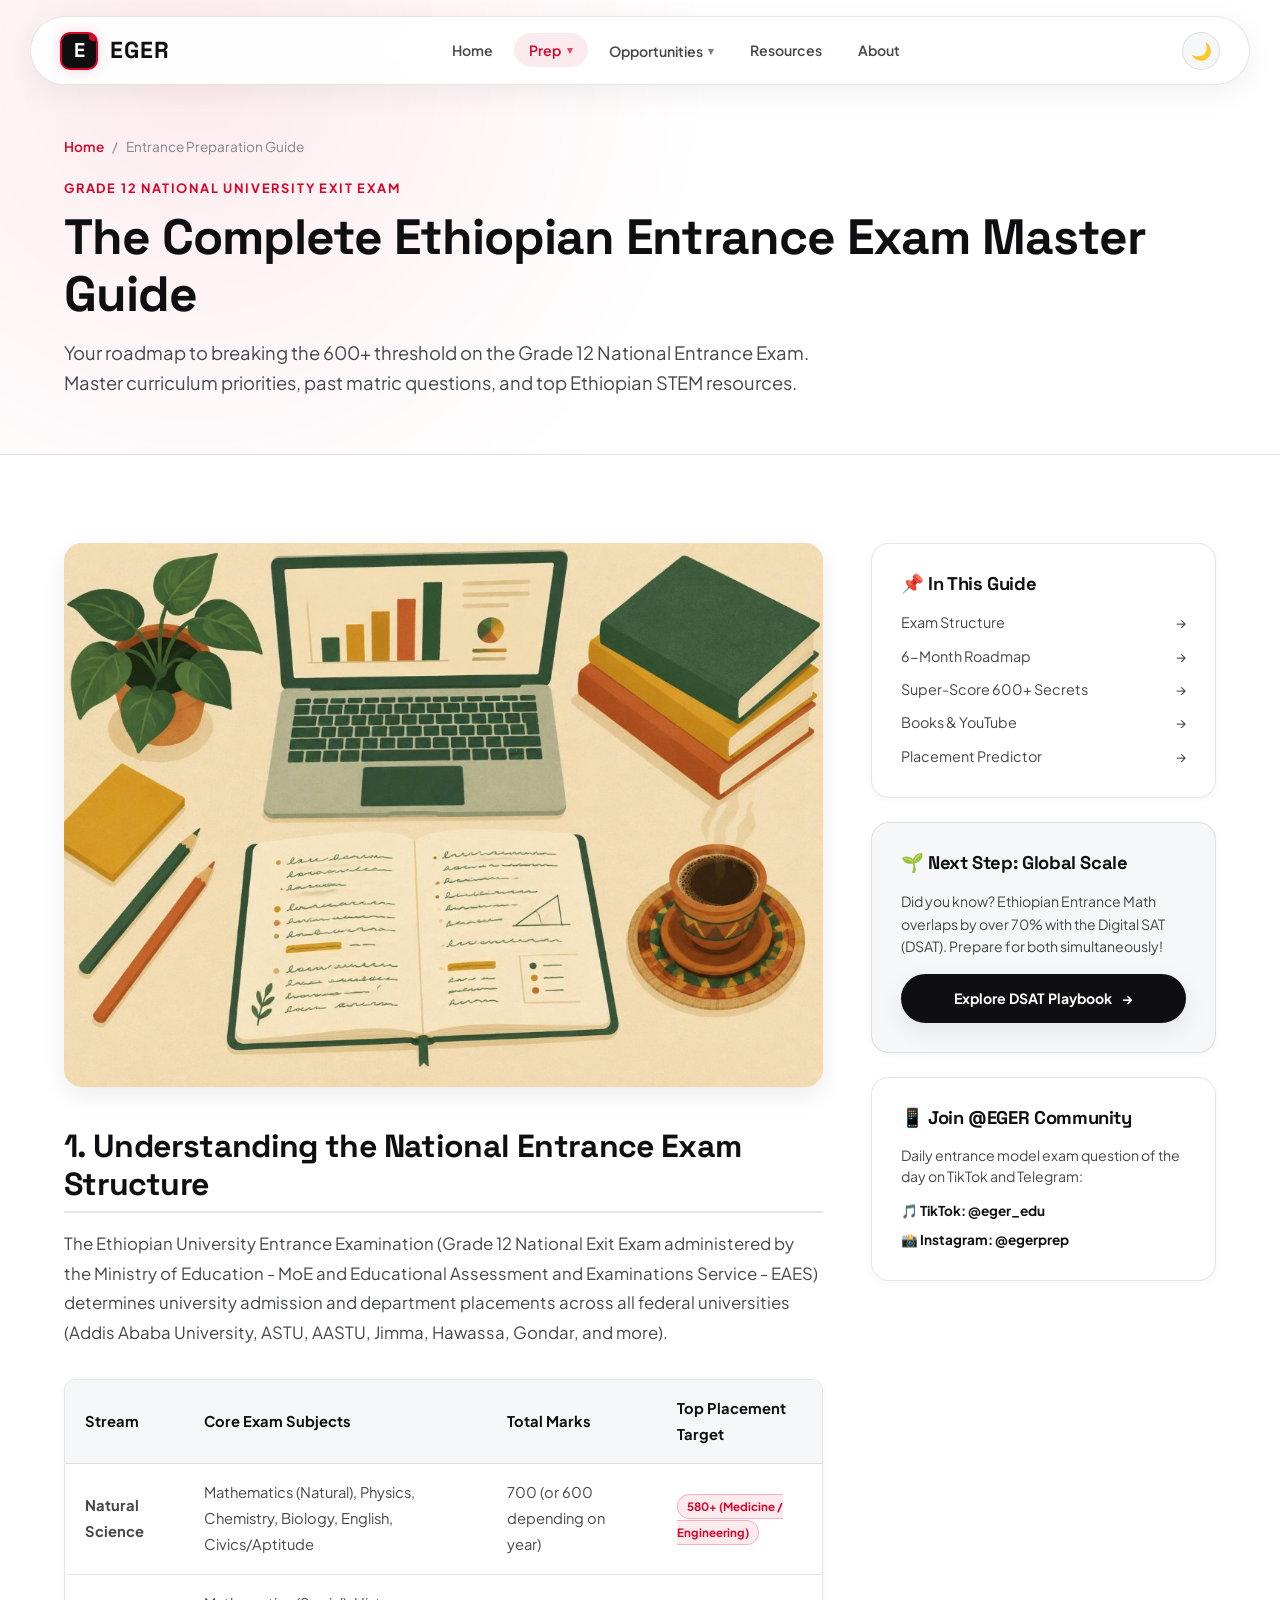
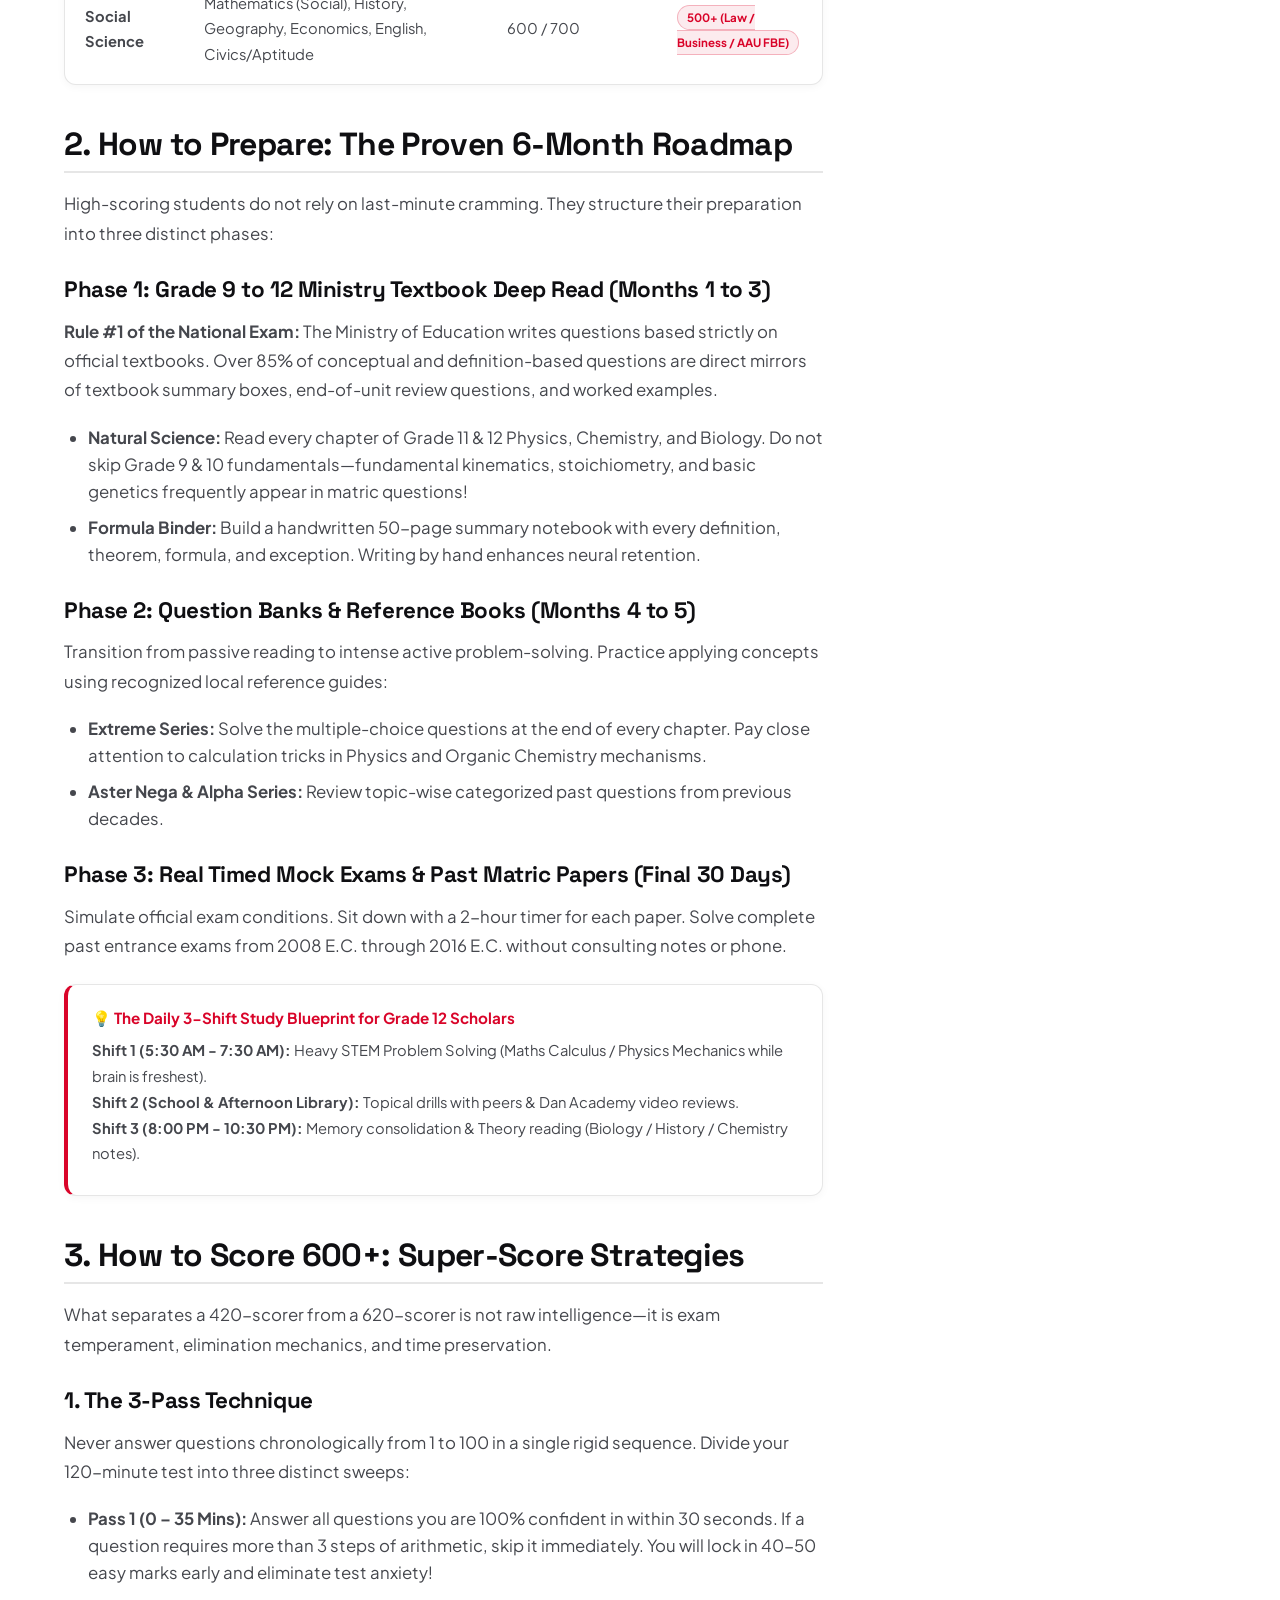
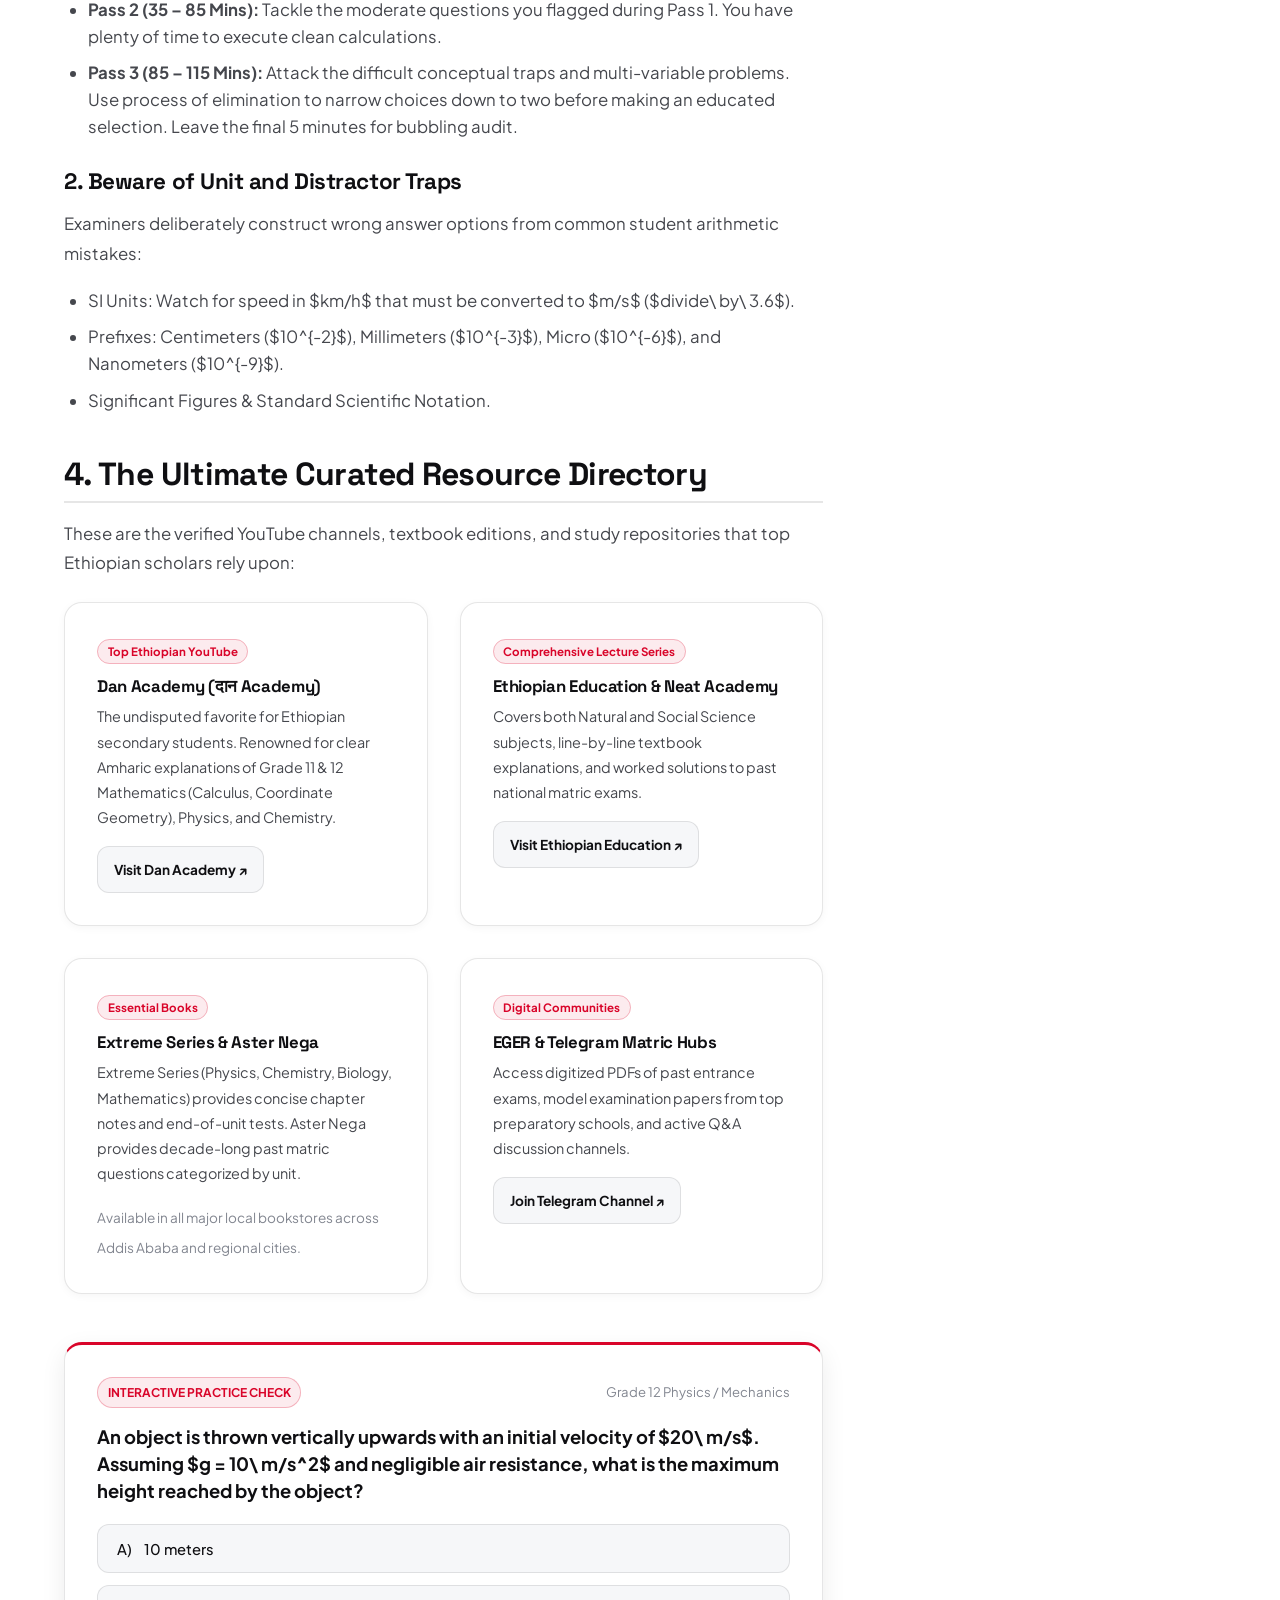
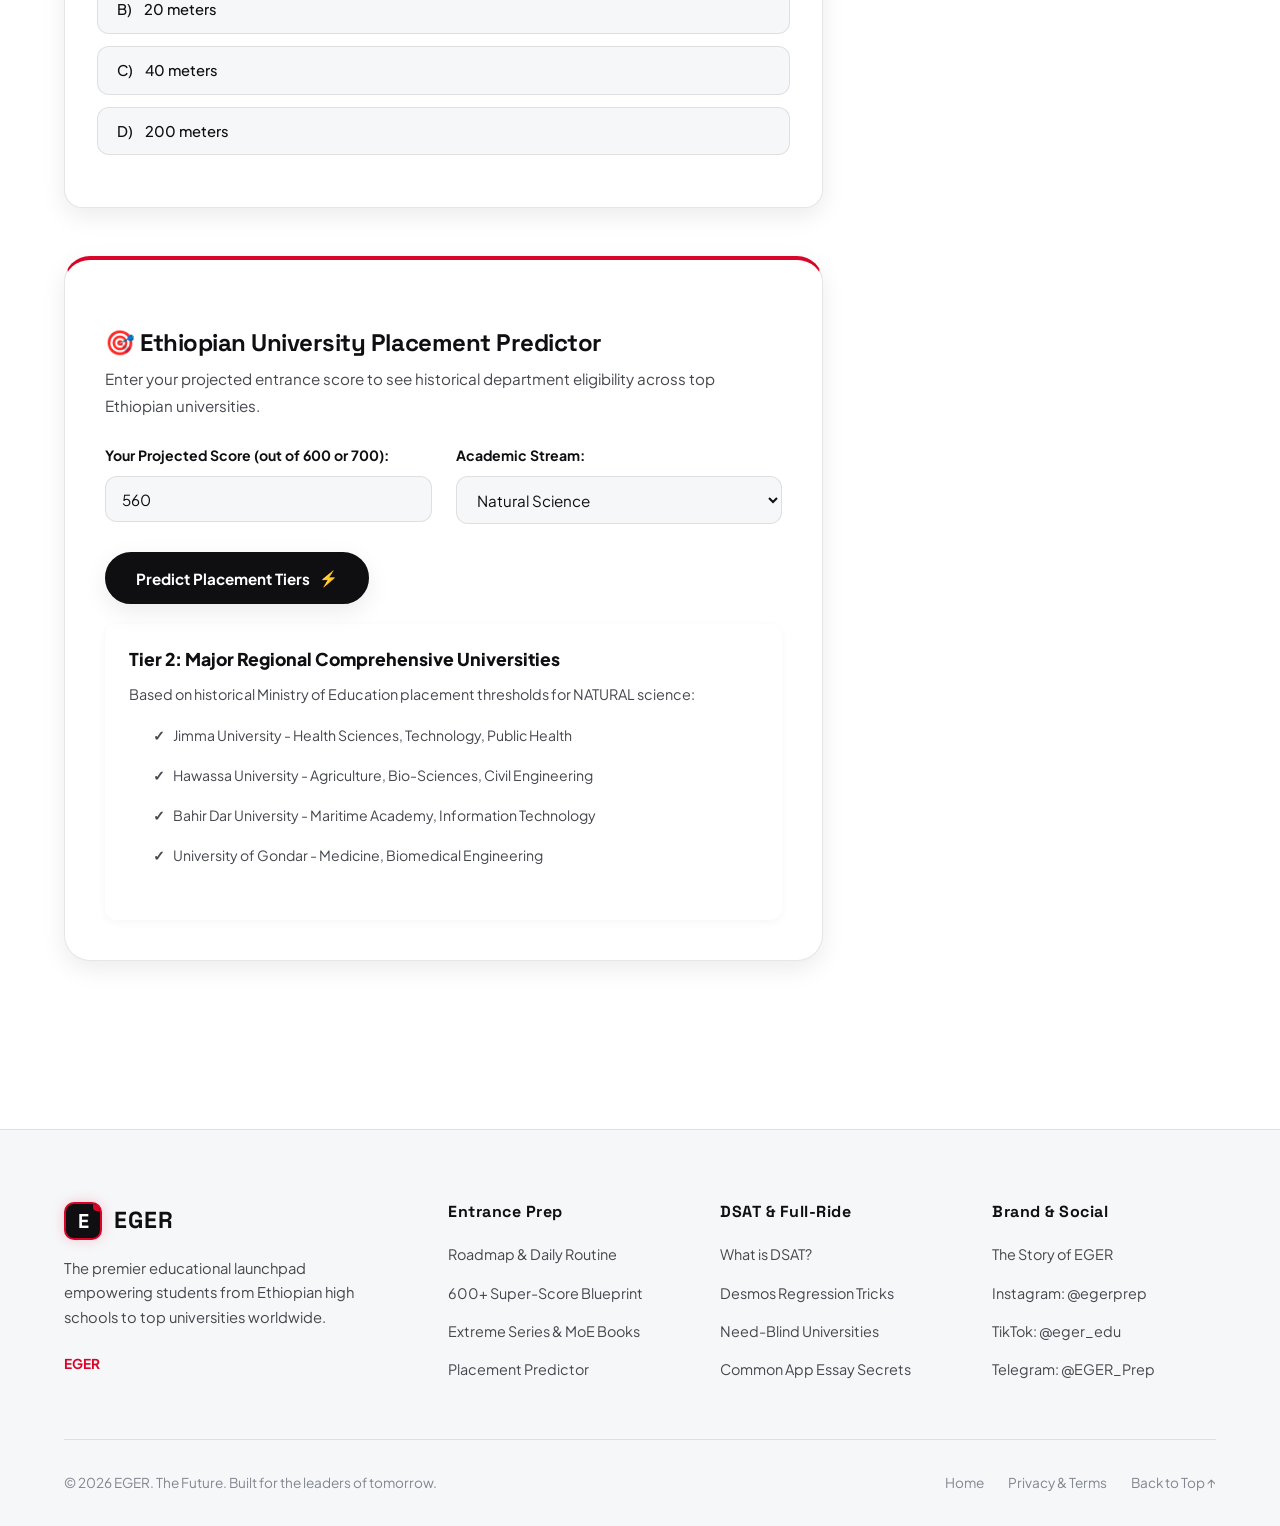
<file: entrance.html>
<!DOCTYPE html>
<html lang="en">
<head>
  <meta charset="UTF-8">
  <meta name="viewport" content="width=device-width, initial-scale=1.0">
  <title>Ethiopian Entrance Exam Master Guide | EGER — The Future</title>
  <meta name="description" content="The definitive preparation blueprint for the Ethiopian Grade 12 National University Entrance Exam. Master Natural and Social Science subjects, 600+ super-scoring secrets, and top verified books and YouTube channels.">
  <meta name="keywords" content="Ethiopian entrance exam, Grade 12 matric, Dan Academy, Extreme Series, Aster Nega, Natural Science, Social Science, EGER The Future">

  <!-- Open Graph -->
  <meta property="og:title" content="Ethiopian Entrance Exam Master Guide | EGER — The Future">
  <meta property="og:description" content="Score 600+ on the Ethiopian Grade 12 Entrance Exam with proven study roadmaps, past paper breakdowns, and high-yield guides.">
  <meta property="og:image" content="assets/images/study-desk.jpg">

  <!-- Stylesheet -->
  <link rel="stylesheet" href="css/style.css">
  <link rel="icon" href="data:image/svg+xml,<svg xmlns=%22http://www.w3.org/2000/svg%22 viewBox=%220 0 100 100%22><text y=%22.9em%22 font-size=%2290%22>⚡</text></svg>">
</head>
<body>

  <!-- =========================================================================
       NAVIGATION
       ========================================================================= -->
  <header class="header-nav" id="topNav">
    <div class="container nav-inner">
      <a href="index.html" class="brand-logo" aria-label="EGER Home">
        <div class="logo-badge">E</div>
        <div class="logo-text">
          <span>EGER</span>
        </div>
      </a>

      <ul class="nav-links" id="navLinks">
        <li><a href="index.html">Home</a></li>

        <li class="nav-dropdown active">
          <button class="nav-dropdown-btn" aria-expanded="false" type="button">
            <span>Prep</span>
            <span class="dropdown-chevron">▾</span>
          </button>
          <ul class="dropdown-menu">
            <li><a href="dsat.html"><span class="drop-icon">💻</span> DSAT Mastery</a></li>
            <li><a href="entrance.html"><span class="drop-icon">📚</span> ESSLCE (National Exam)</a></li>
          </ul>
        </li>

        <li class="nav-dropdown">
          <button class="nav-dropdown-btn" aria-expanded="false" type="button">
            <span>Opportunities</span>
            <span class="dropdown-chevron">▾</span>
          </button>
          <ul class="dropdown-menu">
            <li><a href="scholarships.html#full-ride"><span class="drop-icon">🏆</span> Scholarships</a></li>
            <li><a href="scholarships.html#extracurriculars"><span class="drop-icon">⚡</span> Extracurricular Activities</a></li>
            <li><a href="scholarships.html#college-essays"><span class="drop-icon">✍️</span> Personal Statement Tips</a></li>
            <li><a href="scholarships.html#cv-resume"><span class="drop-icon">📄</span> CV & Resume Tips</a></li>
          </ul>
        </li>

        <li><a href="index.html#resource-vault">Resources</a></li>
        <li><a href="about.html">About</a></li>
      </ul>

      <div class="nav-actions">
        <button class="btn-theme-toggle" id="themeToggleBtn" aria-label="Toggle theme">🌙</button>
        <button class="menu-toggle" id="mobileMenuBtn" aria-label="Toggle navigation menu">☰</button>
      </div>
    </div>
  </header>

  <!-- =========================================================================
       SUBPAGE HERO HEADER
       ========================================================================= -->
  <section class="subpage-header">
    <div class="container">
      <ul class="breadcrumb">
        <li><a href="index.html">Home</a></li>
        <li class="breadcrumb-separator">/</li>
        <li>Entrance Preparation Guide</li>
      </ul>

      <span class="section-tag">Grade 12 National University Exit Exam</span>
      <h1 class="subpage-title">The Complete Ethiopian Entrance Exam Master Guide</h1>
      <p class="subpage-lead">
        Your roadmap to breaking the 600+ threshold on the Grade 12 National Entrance Exam. Master curriculum priorities, past matric questions, and top Ethiopian STEM resources.
      </p>
    </div>
  </section>

  <!-- =========================================================================
       MAIN CONTENT WITH SIDEBAR
       ========================================================================= -->
  <main class="section">
    <div class="container content-sidebar-grid">
      
      <!-- Article Main Body -->
      <article class="article-body">
        
        <!-- Banner Image -->
        <div style="border-radius: var(--radius-lg); overflow: hidden; margin-bottom: 2.5rem; box-shadow: var(--shadow-md);">
          <img src="assets/images/study-desk.jpg" alt="Dedicated entrance study desk with textbooks, notes, coffee, and laptop">
        </div>

        <h2 id="overview">1. Understanding the National Entrance Exam Structure</h2>
        <p>
          The Ethiopian University Entrance Examination (Grade 12 National Exit Exam administered by the Ministry of Education - MoE and Educational Assessment and Examinations Service - EAES) determines university admission and department placements across all federal universities (Addis Ababa University, ASTU, AASTU, Jimma, Hawassa, Gondar, and more).
        </p>

        <div class="table-responsive">
          <table class="data-table">
            <thead>
              <tr>
                <th>Stream</th>
                <th>Core Exam Subjects</th>
                <th>Total Marks</th>
                <th>Top Placement Target</th>
              </tr>
            </thead>
            <tbody>
              <tr>
                <td><strong>Natural Science</strong></td>
                <td>Mathematics (Natural), Physics, Chemistry, Biology, English, Civics/Aptitude</td>
                <td>700 (or 600 depending on year)</td>
                <td><span class="res-badge">580+ (Medicine / Engineering)</span></td>
              </tr>
              <tr>
                <td><strong>Social Science</strong></td>
                <td>Mathematics (Social), History, Geography, Economics, English, Civics/Aptitude</td>
                <td>600 / 700</td>
                <td><span class="res-badge">500+ (Law / Business / AAU FBE)</span></td>
              </tr>
            </tbody>
          </table>
        </div>

        <h2 id="how-to-prepare">2. How to Prepare: The Proven 6-Month Roadmap</h2>
        <p>
          High-scoring students do not rely on last-minute cramming. They structure their preparation into three distinct phases:
        </p>

        <h3>Phase 1: Grade 9 to 12 Ministry Textbook Deep Read (Months 1 to 3)</h3>
        <p>
          <strong>Rule #1 of the National Exam:</strong> The Ministry of Education writes questions based strictly on official textbooks. Over 85% of conceptual and definition-based questions are direct mirrors of textbook summary boxes, end-of-unit review questions, and worked examples.
        </p>
        <ul>
          <li><strong>Natural Science:</strong> Read every chapter of Grade 11 & 12 Physics, Chemistry, and Biology. Do not skip Grade 9 & 10 fundamentals—fundamental kinematics, stoichiometry, and basic genetics frequently appear in matric questions!</li>
          <li><strong>Formula Binder:</strong> Build a handwritten 50-page summary notebook with every definition, theorem, formula, and exception. Writing by hand enhances neural retention.</li>
        </ul>

        <h3>Phase 2: Question Banks & Reference Books (Months 4 to 5)</h3>
        <p>
          Transition from passive reading to intense active problem-solving. Practice applying concepts using recognized local reference guides:
        </p>
        <ul>
          <li><strong>Extreme Series:</strong> Solve the multiple-choice questions at the end of every chapter. Pay close attention to calculation tricks in Physics and Organic Chemistry mechanisms.</li>
          <li><strong>Aster Nega & Alpha Series:</strong> Review topic-wise categorized past questions from previous decades.</li>
        </ul>

        <h3>Phase 3: Real Timed Mock Exams & Past Matric Papers (Final 30 Days)</h3>
        <p>
          Simulate official exam conditions. Sit down with a 2-hour timer for each paper. Solve complete past entrance exams from 2008 E.C. through 2016 E.C. without consulting notes or phone.
        </p>

        <!-- Formula Highlight Box -->
        <div class="formula-box">
          <div class="formula-title">💡 The Daily 3-Shift Study Blueprint for Grade 12 Scholars</div>
          <p style="font-size: 0.92rem; margin-bottom: 0.5rem;">
            <strong>Shift 1 (5:30 AM - 7:30 AM):</strong> Heavy STEM Problem Solving (Maths Calculus / Physics Mechanics while brain is freshest).<br>
            <strong>Shift 2 (School & Afternoon Library):</strong> Topical drills with peers & Dan Academy video reviews.<br>
            <strong>Shift 3 (8:00 PM - 10:30 PM):</strong> Memory consolidation & Theory reading (Biology / History / Chemistry notes).
          </p>
        </div>

        <h2 id="super-scores">3. How to Score 600+: Super-Score Strategies</h2>
        <p>
          What separates a 420-scorer from a 620-scorer is not raw intelligence—it is exam temperament, elimination mechanics, and time preservation.
        </p>

        <h3>1. The 3-Pass Technique</h3>
        <p>
          Never answer questions chronologically from 1 to 100 in a single rigid sequence. Divide your 120-minute test into three distinct sweeps:
        </p>
        <ul>
          <li><strong>Pass 1 (0 – 35 Mins):</strong> Answer all questions you are 100% confident in within 30 seconds. If a question requires more than 3 steps of arithmetic, skip it immediately. You will lock in 40-50 easy marks early and eliminate test anxiety!</li>
          <li><strong>Pass 2 (35 – 85 Mins):</strong> Tackle the moderate questions you flagged during Pass 1. You have plenty of time to execute clean calculations.</li>
          <li><strong>Pass 3 (85 – 115 Mins):</strong> Attack the difficult conceptual traps and multi-variable problems. Use process of elimination to narrow choices down to two before making an educated selection. Leave the final 5 minutes for bubbling audit.</li>
        </ul>

        <h3>2. Beware of Unit and Distractor Traps</h3>
        <p>
          Examiners deliberately construct wrong answer options from common student arithmetic mistakes:
        </p>
        <ul>
          <li>SI Units: Watch for speed in $km/h$ that must be converted to $m/s$ ($divide\ by\ 3.6$).</li>
          <li>Prefixes: Centimeters ($10^{-2}$), Millimeters ($10^{-3}$), Micro ($10^{-6}$), and Nanometers ($10^{-9}$).</li>
          <li>Significant Figures & Standard Scientific Notation.</li>
        </ul>

        <h2 id="curated-resources">4. The Ultimate Curated Resource Directory</h2>
        <p>
          These are the verified YouTube channels, textbook editions, and study repositories that top Ethiopian scholars rely upon:
        </p>

        <div class="guide-grid-2" style="margin-top: 1.5rem;">
          <div class="card">
            <span class="res-badge">Top Ethiopian YouTube</span>
            <h4 style="margin: 0.75rem 0 0.5rem 0;">Dan Academy (दान Academy)</h4>
            <p style="font-size: 0.9rem; color: var(--text-secondary); margin-bottom: 1rem;">
              The undisputed favorite for Ethiopian secondary students. Renowned for clear Amharic explanations of Grade 11 & 12 Mathematics (Calculus, Coordinate Geometry), Physics, and Chemistry.
            </p>
            <a href="https://www.youtube.com/@DanAcademy" target="_blank" rel="noopener" class="resource-btn">Visit Dan Academy ↗</a>
          </div>

          <div class="card">
            <span class="res-badge">Comprehensive Lecture Series</span>
            <h4 style="margin: 0.75rem 0 0.5rem 0;">Ethiopian Education & Neat Academy</h4>
            <p style="font-size: 0.9rem; color: var(--text-secondary); margin-bottom: 1rem;">
              Covers both Natural and Social Science subjects, line-by-line textbook explanations, and worked solutions to past national matric exams.
            </p>
            <a href="https://www.youtube.com/@EthiopianEducation" target="_blank" rel="noopener" class="resource-btn">Visit Ethiopian Education ↗</a>
          </div>

          <div class="card">
            <span class="res-badge">Essential Books</span>
            <h4 style="margin: 0.75rem 0 0.5rem 0;">Extreme Series & Aster Nega</h4>
            <p style="font-size: 0.9rem; color: var(--text-secondary); margin-bottom: 1rem;">
              Extreme Series (Physics, Chemistry, Biology, Mathematics) provides concise chapter notes and end-of-unit tests. Aster Nega provides decade-long past matric questions categorized by unit.
            </p>
            <span style="font-size: 0.85rem; color: var(--text-muted);">Available in all major local bookstores across Addis Ababa and regional cities.</span>
          </div>

          <div class="card">
            <span class="res-badge">Digital Communities</span>
            <h4 style="margin: 0.75rem 0 0.5rem 0;">EGER & Telegram Matric Hubs</h4>
            <p style="font-size: 0.9rem; color: var(--text-secondary); margin-bottom: 1rem;">
              Access digitized PDFs of past entrance exams, model examination papers from top preparatory schools, and active Q&A discussion channels.
            </p>
            <a href="https://t.me/EGER_Prep" target="_blank" rel="noopener" class="resource-btn">Join Telegram Channel ↗</a>
          </div>
        </div>

        <!-- Interactive Practice Quiz -->
        <div class="quiz-box">
          <div class="quiz-header">
            <span class="quiz-badge">Interactive Practice Check</span>
            <span style="font-size: 0.82rem; color: var(--text-muted);">Grade 12 Physics / Mechanics</span>
          </div>
          <div class="quiz-question">
            An object is thrown vertically upwards with an initial velocity of $20\ m/s$. Assuming $g = 10\ m/s^2$ and negligible air resistance, what is the maximum height reached by the object?
          </div>
          <div class="quiz-options">
            <button class="quiz-opt-btn" data-correct="false">
              <span>A)</span> <span>10 meters</span>
            </button>
            <button class="quiz-opt-btn" data-correct="true">
              <span>B)</span> <span>20 meters</span>
            </button>
            <button class="quiz-opt-btn" data-correct="false">
              <span>C)</span> <span>40 meters</span>
            </button>
            <button class="quiz-opt-btn" data-correct="false">
              <span>D)</span> <span>200 meters</span>
            </button>
          </div>
          <div class="quiz-explanation">
            <strong>Correct Answer: B (20 meters)</strong><br>
            Using the kinematic formula $v^2 = u^2 - 2gh$. At maximum height, final velocity $v = 0$. Therefore, $0 = (20)^2 - 2(10)h \implies 20h = 400 \implies h = 20\ meters$.
          </div>
        </div>

        <!-- University Placement Predictor Tool -->
        <div class="tool-container" id="placement-predictor" style="margin-top: 3rem;">
          <h3 style="font-size: 1.5rem; margin-bottom: 0.5rem;">🎯 Ethiopian University Placement Predictor</h3>
          <p style="color: var(--text-secondary); font-size: 0.95rem; margin-bottom: 1.5rem;">
            Enter your projected entrance score to see historical department eligibility across top Ethiopian universities.
          </p>

          <div style="display: grid; grid-template-columns: 1fr 1fr; gap: 1.5rem;">
            <div class="form-group">
              <label class="form-label" for="predictorScore">Your Projected Score (out of 600 or 700):</label>
              <input type="number" id="predictorScore" class="form-input" min="200" max="700" value="560">
            </div>
            <div class="form-group">
              <label class="form-label" for="predictorStream">Academic Stream:</label>
              <select id="predictorStream" class="form-select">
                <option value="natural" selected>Natural Science</option>
                <option value="social">Social Science</option>
              </select>
            </div>
          </div>

          <button id="predictPlacementBtn" class="btn-primary" style="margin-top: 0.5rem;">
            <span>Predict Placement Tiers</span>
            <span>⚡</span>
          </button>

          <div id="predictorResults">
            <!-- Dynamically populated by JS -->
          </div>
        </div>

      </article>

      <!-- Sticky Sidebar -->
      <aside class="sidebar-sticky">
        <div class="sidebar-widget">
          <h4 class="widget-title">📌 In This Guide</h4>
          <ul class="widget-links">
            <li><a href="#overview">Exam Structure <span>→</span></a></li>
            <li><a href="#how-to-prepare">6-Month Roadmap <span>→</span></a></li>
            <li><a href="#super-scores">Super-Score 600+ Secrets <span>→</span></a></li>
            <li><a href="#curated-resources">Books & YouTube <span>→</span></a></li>
            <li><a href="#placement-predictor">Placement Predictor <span>→</span></a></li>
          </ul>
        </div>

        <div class="sidebar-widget" style="background: var(--bg-secondary);">
          <h4 class="widget-title">🌱 Next Step: Global Scale</h4>
          <p style="font-size: 0.88rem; color: var(--text-secondary); line-height: 1.6; margin-bottom: 1rem;">
            Did you know? Ethiopian Entrance Math overlaps by over 70% with the Digital SAT (DSAT). Prepare for both simultaneously!
          </p>
          <a href="dsat.html" class="btn-primary" style="width: 100%; justify-content: center; font-size: 0.88rem; padding: 0.7rem 1rem;">
            <span>Explore DSAT Playbook</span>
            <span>→</span>
          </a>
        </div>

        <div class="sidebar-widget">
          <h4 class="widget-title">📱 Join @EGER Community</h4>
          <p style="font-size: 0.88rem; color: var(--text-secondary); line-height: 1.5; margin-bottom: 0.8rem;">
            Daily entrance model exam question of the day on TikTok and Telegram:
          </p>
          <a href="https://tiktok.com" target="_blank" rel="noopener" style="font-size: 0.85rem; font-weight: 700; color: var(--emerald-light); display: block; margin-bottom: 0.4rem;">
            🎵 TikTok: @eger_edu
          </a>
          <a href="https://instagram.com" target="_blank" rel="noopener" style="font-size: 0.85rem; font-weight: 700; color: var(--emerald-light); display: block;">
            📸 Instagram: @egerprep
          </a>
        </div>
      </aside>

    </div>
  </main>

  <!-- =========================================================================
       FOOTER
       ========================================================================= -->
  <footer class="site-footer">
    <div class="container">
      <div class="footer-grid">
        <div>
          <div class="brand-logo" style="margin-bottom: 0.75rem;">
            <div class="logo-badge">E</div>
            <div class="logo-text">
              <span>EGER</span>
            </div>
          </div>
          <p class="footer-brand-desc">
            The premier educational launchpad empowering students from Ethiopian high schools to top universities worldwide.
          </p>
          <div style="font-size: 0.85rem; color: var(--brand-red); font-weight: 700;">
            EGER
          </div>
        </div>

        <div>
          <h4 class="footer-heading">Entrance Prep</h4>
          <ul class="footer-links">
            <li><a href="entrance.html#how-to-prepare">Roadmap & Daily Routine</a></li>
            <li><a href="entrance.html#super-scores">600+ Super-Score Blueprint</a></li>
            <li><a href="entrance.html#curated-resources">Extreme Series & MoE Books</a></li>
            <li><a href="entrance.html#placement-predictor">Placement Predictor</a></li>
          </ul>
        </div>

        <div>
          <h4 class="footer-heading">DSAT & Full-Ride</h4>
          <ul class="footer-links">
            <li><a href="dsat.html">What is DSAT?</a></li>
            <li><a href="dsat.html#desmos-bible">Desmos Regression Tricks</a></li>
            <li><a href="scholarships.html">Need-Blind Universities</a></li>
            <li><a href="scholarships.html#college-essays">Common App Essay Secrets</a></li>
          </ul>
        </div>

        <div>
          <h4 class="footer-heading">Brand & Social</h4>
          <ul class="footer-links">
            <li><a href="about.html">The Story of EGER</a></li>
            <li><a href="https://instagram.com" target="_blank" rel="noopener">Instagram: @egerprep</a></li>
            <li><a href="https://tiktok.com" target="_blank" rel="noopener">TikTok: @eger_edu</a></li>
            <li><a href="https://telegram.org" target="_blank" rel="noopener">Telegram: @EGER_Prep</a></li>
          </ul>
        </div>
      </div>

      <div class="footer-bottom">
        <div>
          © 2026 EGER. The Future. Built for the leaders of tomorrow.
        </div>
        <div style="display: flex; gap: 1.5rem;">
          <a href="index.html">Home</a>
          <a href="privacy.html">Privacy & Terms</a>
          <a href="#topNav">Back to Top ↑</a>
        </div>
      </div>
    </div>
  </footer>

  <!-- Scripts -->
  <script src="js/resources-data.js"></script>
  <script src="js/app.js"></script>
</body>
</html>
</file>
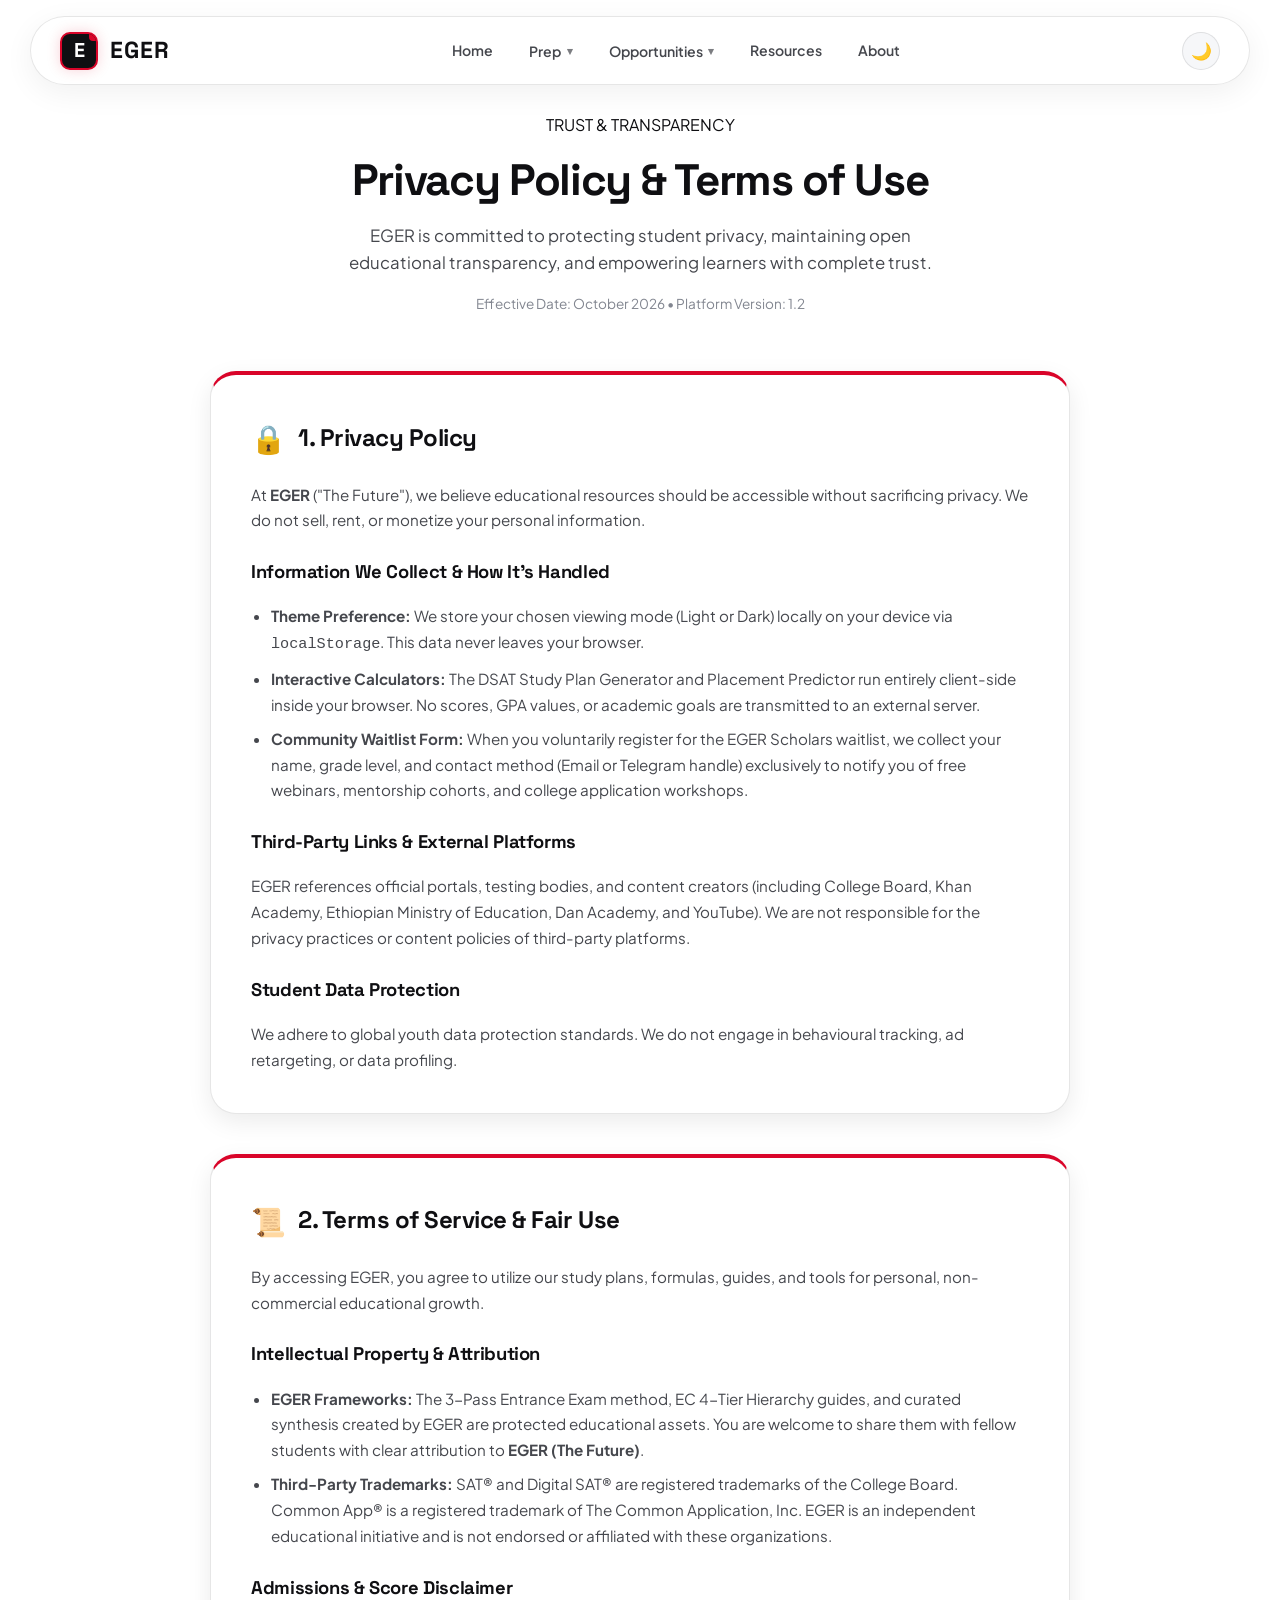
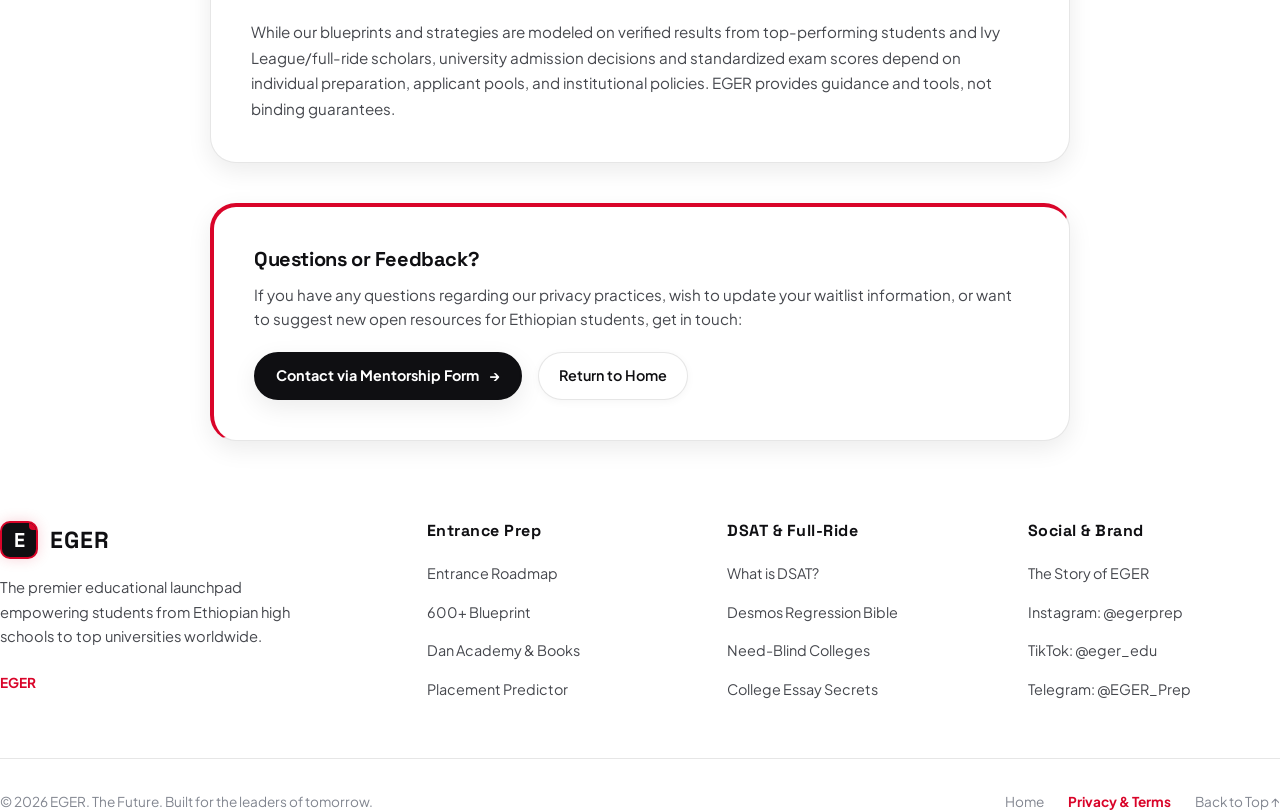
<file: privacy.html>
<!DOCTYPE html>
<html lang="en" data-theme="light">
<head>
  <meta charset="UTF-8">
  <meta name="viewport" content="width=device-width, initial-scale=1.0">
  <title>Privacy Policy & Terms of Service | EGER - The Future</title>
  <meta name="description" content="Privacy Policy, data commitments, and terms of service for EGER educational platform. Transparent, student-first, and open.">
  <meta name="theme-color" content="#E62727">

  <!-- Google Fonts: Space Grotesk + Plus Jakarta Sans -->
  <link rel="preconnect" href="https://fonts.googleapis.com">
  <link rel="preconnect" href="https://fonts.gstatic.com" crossorigin>
  <link href="https://fonts.googleapis.com/css2?family=Plus+Jakarta+Sans:wght@400;500;600;700;800&family=Space+Grotesk:wght@600;700;800&display=swap" rel="stylesheet">

  <link rel="stylesheet" href="css/style.css">
  <link rel="icon" href="data:image/svg+xml,<svg xmlns=%22http://www.w3.org/2000/svg%22 viewBox=%220 0 100 100%22><text y=%22.9em%22 font-size=%2290%22>⚡</text></svg>">
</head>
<body>

  <!-- Header & Navigation -->
  <header class="header-nav" id="topNav">
    <div class="container nav-inner">
      <a href="index.html" class="brand-logo" aria-label="EGER Home">
        <div class="logo-badge">E</div>
        <div class="logo-text">
          <span>EGER</span>
        </div>
      </a>

      <ul class="nav-links" id="navLinks">
        <li><a href="index.html">Home</a></li>

        <li class="nav-dropdown">
          <button class="nav-dropdown-btn" aria-expanded="false" type="button">
            <span>Prep</span>
            <span class="dropdown-chevron">▾</span>
          </button>
          <ul class="dropdown-menu">
            <li><a href="dsat.html"><span class="drop-icon">💻</span> DSAT Mastery</a></li>
            <li><a href="entrance.html"><span class="drop-icon">📚</span> ESSLCE (National Exam)</a></li>
          </ul>
        </li>

        <li class="nav-dropdown">
          <button class="nav-dropdown-btn" aria-expanded="false" type="button">
            <span>Opportunities</span>
            <span class="dropdown-chevron">▾</span>
          </button>
          <ul class="dropdown-menu">
            <li><a href="scholarships.html#full-ride"><span class="drop-icon">🏆</span> Scholarships</a></li>
            <li><a href="scholarships.html#extracurriculars"><span class="drop-icon">⚡</span> Extracurricular Activities</a></li>
            <li><a href="scholarships.html#college-essays"><span class="drop-icon">✍️</span> Personal Statement Tips</a></li>
            <li><a href="scholarships.html#cv-resume"><span class="drop-icon">📄</span> CV & Resume Tips</a></li>
          </ul>
        </li>

        <li><a href="index.html#resource-vault">Resources</a></li>
        <li><a href="about.html">About</a></li>
      </ul>

      <div class="nav-actions">
        <button class="btn-theme-toggle" id="themeToggleBtn" aria-label="Toggle theme">🌙</button>
        <button class="menu-toggle" id="mobileMenuBtn" aria-label="Toggle navigation menu">☰</button>
      </div>
    </div>
  </header>

  <!-- Main Content -->
  <main class="page-container" style="padding-top: 7rem; padding-bottom: 5rem;">
    <div style="max-width: 860px; margin: 0 auto;">
      
      <!-- Header -->
      <div style="text-align: center; margin-bottom: 3.5rem;">
        <span class="subpage-badge" style="margin-bottom: 1rem; display: inline-flex;">TRUST & TRANSPARENCY</span>
        <h1 style="font-size: clamp(2rem, 4vw, 2.75rem); font-family: 'Space Grotesk', sans-serif; font-weight: 800; letter-spacing: -0.03em; margin-bottom: 1rem;">
          Privacy Policy & <span class="gradient-text">Terms of Use</span>
        </h1>
        <p style="color: var(--text-secondary); font-size: 1.05rem; line-height: 1.6; max-width: 620px; margin: 0 auto;">
          EGER is committed to protecting student privacy, maintaining open educational transparency, and empowering learners with complete trust.
        </p>
        <div style="margin-top: 1rem; font-size: 0.85rem; color: var(--text-muted);">
          Effective Date: October 2026 • Platform Version: 1.2
        </div>
      </div>

      <!-- Privacy Section -->
      <section class="tool-container" style="margin-bottom: 2.5rem; padding: 2.5rem;">
        <div style="display: flex; align-items: center; gap: 0.75rem; margin-bottom: 1.25rem;">
          <span style="font-size: 1.75rem;">🔒</span>
          <h2 style="font-size: 1.5rem; font-weight: 800; margin: 0;">1. Privacy Policy</h2>
        </div>

        <div style="display: flex; flex-direction: column; gap: 1.25rem; color: var(--text-secondary); font-size: 0.95rem; line-height: 1.7;">
          <p>
            At <strong>EGER</strong> ("The Future"), we believe educational resources should be accessible without sacrificing privacy. We do not sell, rent, or monetize your personal information.
          </p>

          <h3 style="font-size: 1.15rem; color: var(--text-primary); font-weight: 700; margin-top: 0.5rem;">Information We Collect & How It's Handled</h3>
          <ul style="padding-left: 1.25rem; display: flex; flex-direction: column; gap: 0.5rem;">
            <li><strong>Theme Preference:</strong> We store your chosen viewing mode (Light or Dark) locally on your device via <code>localStorage</code>. This data never leaves your browser.</li>
            <li><strong>Interactive Calculators:</strong> The DSAT Study Plan Generator and Placement Predictor run entirely client-side inside your browser. No scores, GPA values, or academic goals are transmitted to an external server.</li>
            <li><strong>Community Waitlist Form:</strong> When you voluntarily register for the EGER Scholars waitlist, we collect your name, grade level, and contact method (Email or Telegram handle) exclusively to notify you of free webinars, mentorship cohorts, and college application workshops.</li>
          </ul>

          <h3 style="font-size: 1.15rem; color: var(--text-primary); font-weight: 700; margin-top: 0.5rem;">Third-Party Links & External Platforms</h3>
          <p>
            EGER references official portals, testing bodies, and content creators (including College Board, Khan Academy, Ethiopian Ministry of Education, Dan Academy, and YouTube). We are not responsible for the privacy practices or content policies of third-party platforms.
          </p>

          <h3 style="font-size: 1.15rem; color: var(--text-primary); font-weight: 700; margin-top: 0.5rem;">Student Data Protection</h3>
          <p>
            We adhere to global youth data protection standards. We do not engage in behavioural tracking, ad retargeting, or data profiling.
          </p>
        </div>
      </section>

      <!-- Terms Section -->
      <section class="tool-container" style="margin-bottom: 2.5rem; padding: 2.5rem;">
        <div style="display: flex; align-items: center; gap: 0.75rem; margin-bottom: 1.25rem;">
          <span style="font-size: 1.75rem;">📜</span>
          <h2 style="font-size: 1.5rem; font-weight: 800; margin: 0;">2. Terms of Service & Fair Use</h2>
        </div>

        <div style="display: flex; flex-direction: column; gap: 1.25rem; color: var(--text-secondary); font-size: 0.95rem; line-height: 1.7;">
          <p>
            By accessing EGER, you agree to utilize our study plans, formulas, guides, and tools for personal, non-commercial educational growth.
          </p>

          <h3 style="font-size: 1.15rem; color: var(--text-primary); font-weight: 700; margin-top: 0.5rem;">Intellectual Property & Attribution</h3>
          <ul style="padding-left: 1.25rem; display: flex; flex-direction: column; gap: 0.5rem;">
            <li><strong>EGER Frameworks:</strong> The 3-Pass Entrance Exam method, EC 4-Tier Hierarchy guides, and curated synthesis created by EGER are protected educational assets. You are welcome to share them with fellow students with clear attribution to <strong>EGER (The Future)</strong>.</li>
            <li><strong>Third-Party Trademarks:</strong> SAT® and Digital SAT® are registered trademarks of the College Board. Common App® is a registered trademark of The Common Application, Inc. EGER is an independent educational initiative and is not endorsed or affiliated with these organizations.</li>
          </ul>

          <h3 style="font-size: 1.15rem; color: var(--text-primary); font-weight: 700; margin-top: 0.5rem;">Admissions & Score Disclaimer</h3>
          <p>
            While our blueprints and strategies are modeled on verified results from top-performing students and Ivy League/full-ride scholars, university admission decisions and standardized exam scores depend on individual preparation, applicant pools, and institutional policies. EGER provides guidance and tools, not binding guarantees.
          </p>
        </div>
      </section>

      <!-- Contact Section -->
      <section class="tool-container" style="padding: 2.5rem; background: var(--bg-card); border-left: 4px solid var(--brand-red);">
        <h3 style="font-size: 1.25rem; font-weight: 800; margin-bottom: 0.75rem;">Questions or Feedback?</h3>
        <p style="color: var(--text-secondary); font-size: 0.95rem; line-height: 1.6; margin-bottom: 1.25rem;">
          If you have any questions regarding our privacy practices, wish to update your waitlist information, or want to suggest new open resources for Ethiopian students, get in touch:
        </p>
        <div style="display: flex; flex-wrap: wrap; gap: 1rem;">
          <a href="about.html#mentorship-form" class="btn-primary" style="font-size: 0.9rem; padding: 0.65rem 1.25rem;">
            <span>Contact via Mentorship Form</span>
            <span>→</span>
          </a>
          <a href="index.html" class="btn-secondary" style="font-size: 0.9rem; padding: 0.65rem 1.25rem;">
            <span>Return to Home</span>
          </a>
        </div>
      </section>

    </div>
  </main>

  <!-- Universal Footer -->
  <footer class="footer">
    <div class="footer-container">
      <div class="footer-grid">
        <div class="footer-brand">
          <div class="brand-logo" style="margin-bottom: 0.75rem;">
            <div class="logo-badge">E</div>
            <div class="logo-text">
              <span>EGER</span>
            </div>
          </div>
          <p class="footer-brand-desc">
            The premier educational launchpad empowering students from Ethiopian high schools to top universities worldwide.
          </p>
          <div style="font-size: 0.85rem; color: var(--brand-red); font-weight: 700;">
            EGER
          </div>
        </div>

        <div>
          <h4 class="footer-heading">Entrance Prep</h4>
          <ul class="footer-links">
            <li><a href="entrance.html">Entrance Roadmap</a></li>
            <li><a href="entrance.html#super-scores">600+ Blueprint</a></li>
            <li><a href="entrance.html#curated-resources">Dan Academy & Books</a></li>
            <li><a href="entrance.html#placement-predictor">Placement Predictor</a></li>
          </ul>
        </div>

        <div>
          <h4 class="footer-heading">DSAT & Full-Ride</h4>
          <ul class="footer-links">
            <li><a href="dsat.html">What is DSAT?</a></li>
            <li><a href="dsat.html#desmos-bible">Desmos Regression Bible</a></li>
            <li><a href="scholarships.html#full-ride">Need-Blind Colleges</a></li>
            <li><a href="scholarships.html#college-essays">College Essay Secrets</a></li>
          </ul>
        </div>

        <div>
          <h4 class="footer-heading">Social & Brand</h4>
          <ul class="footer-links">
            <li><a href="about.html">The Story of EGER</a></li>
            <li><a href="https://instagram.com" target="_blank" rel="noopener">Instagram: @egerprep</a></li>
            <li><a href="https://tiktok.com" target="_blank" rel="noopener">TikTok: @eger_edu</a></li>
            <li><a href="https://telegram.org" target="_blank" rel="noopener">Telegram: @EGER_Prep</a></li>
          </ul>
        </div>
      </div>

      <div class="footer-bottom">
        <div>
          © 2026 EGER. The Future. Built for the leaders of tomorrow.
        </div>
        <div style="display: flex; gap: 1.5rem;">
          <a href="index.html">Home</a>
          <a href="privacy.html" style="color: var(--brand-red); font-weight: 700;">Privacy & Terms</a>
          <a href="#topNav">Back to Top ↑</a>
        </div>
      </div>
    </div>
  </footer>

  <!-- Scripts -->
  <script src="js/app.js"></script>
</body>
</html>
</file>
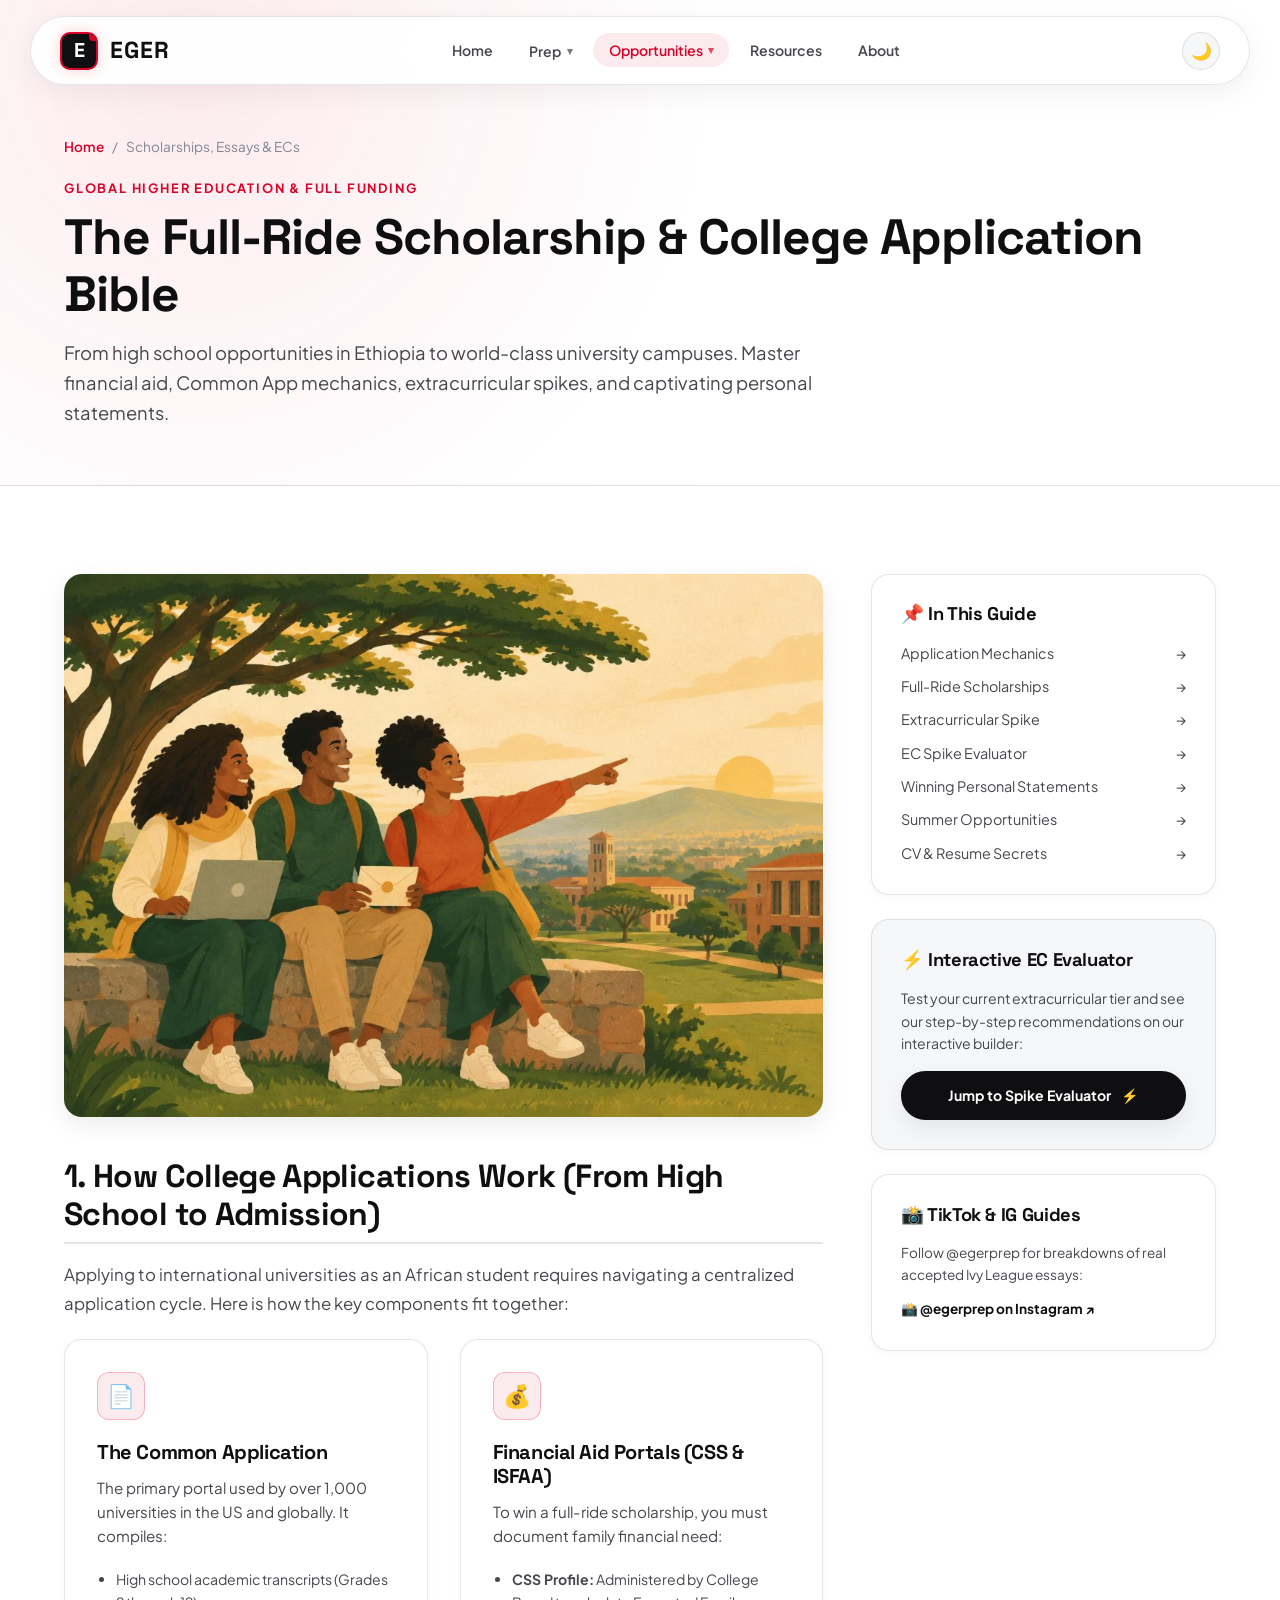
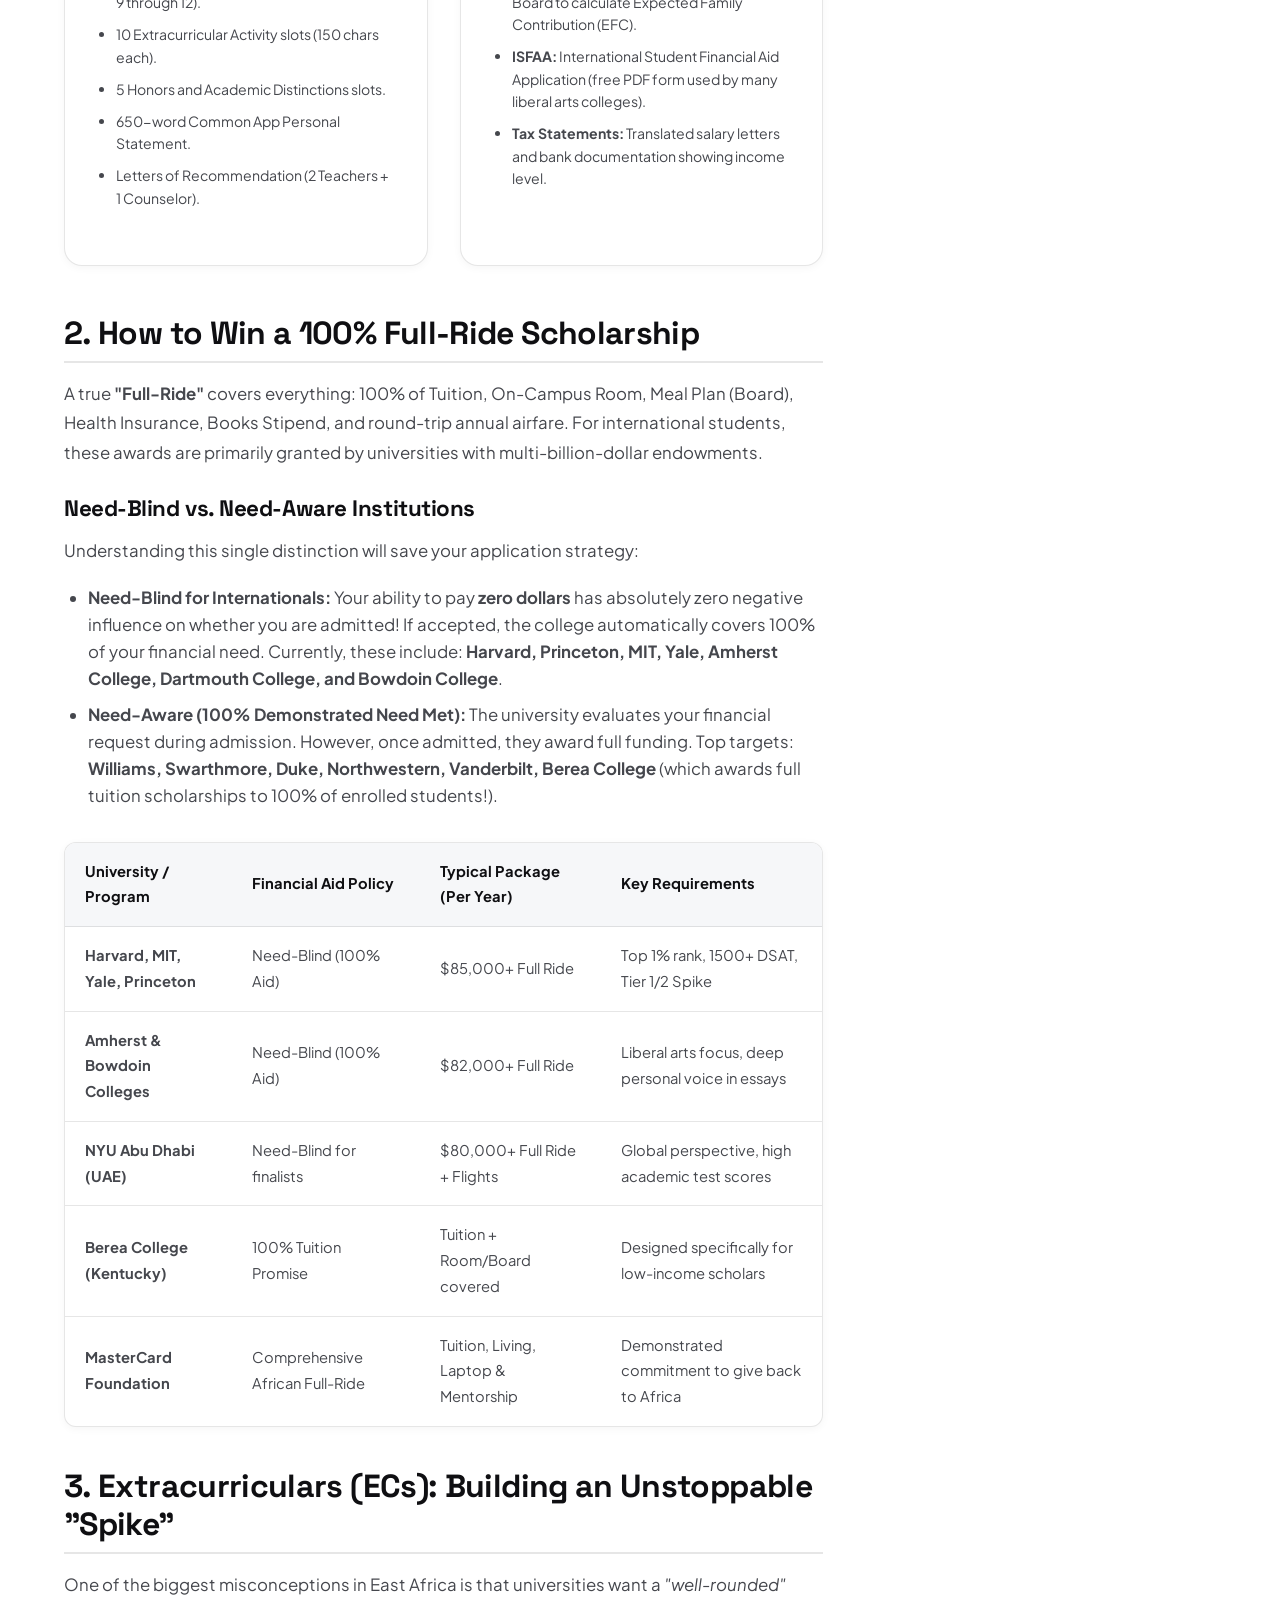
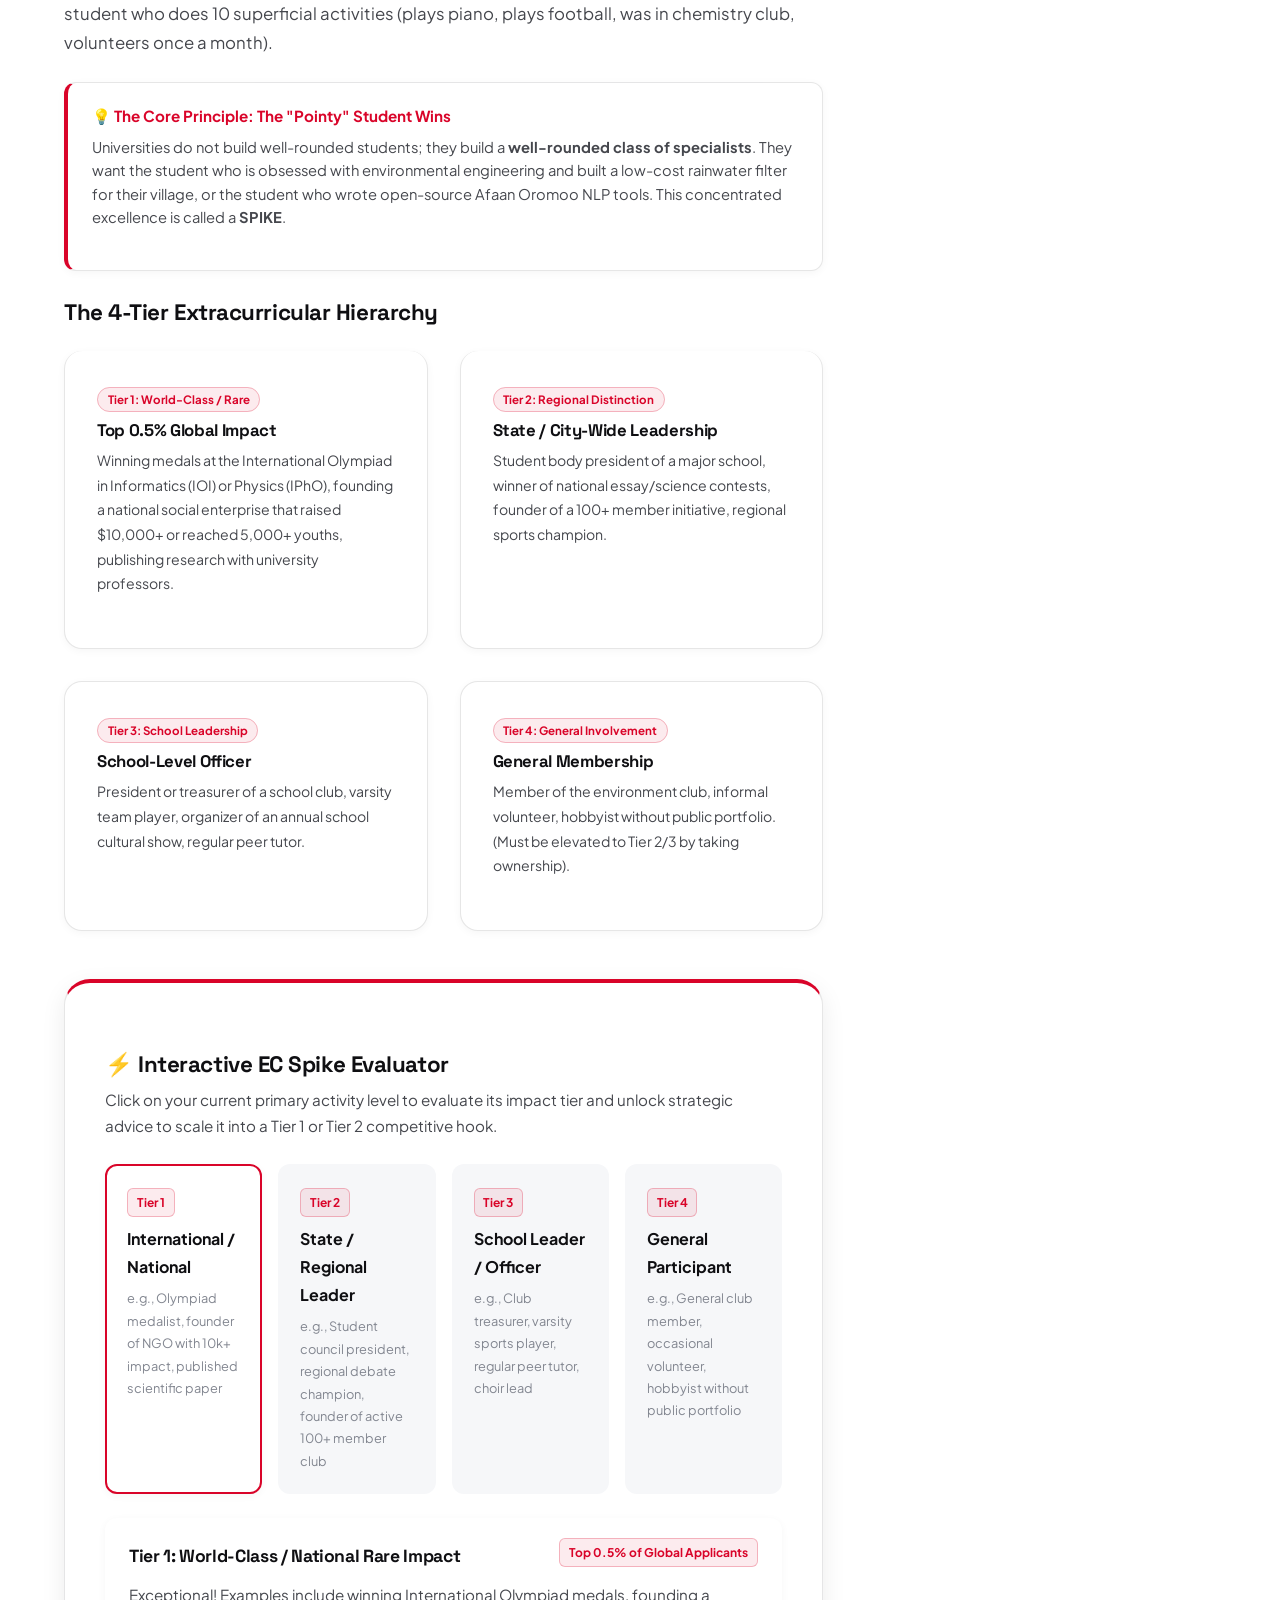
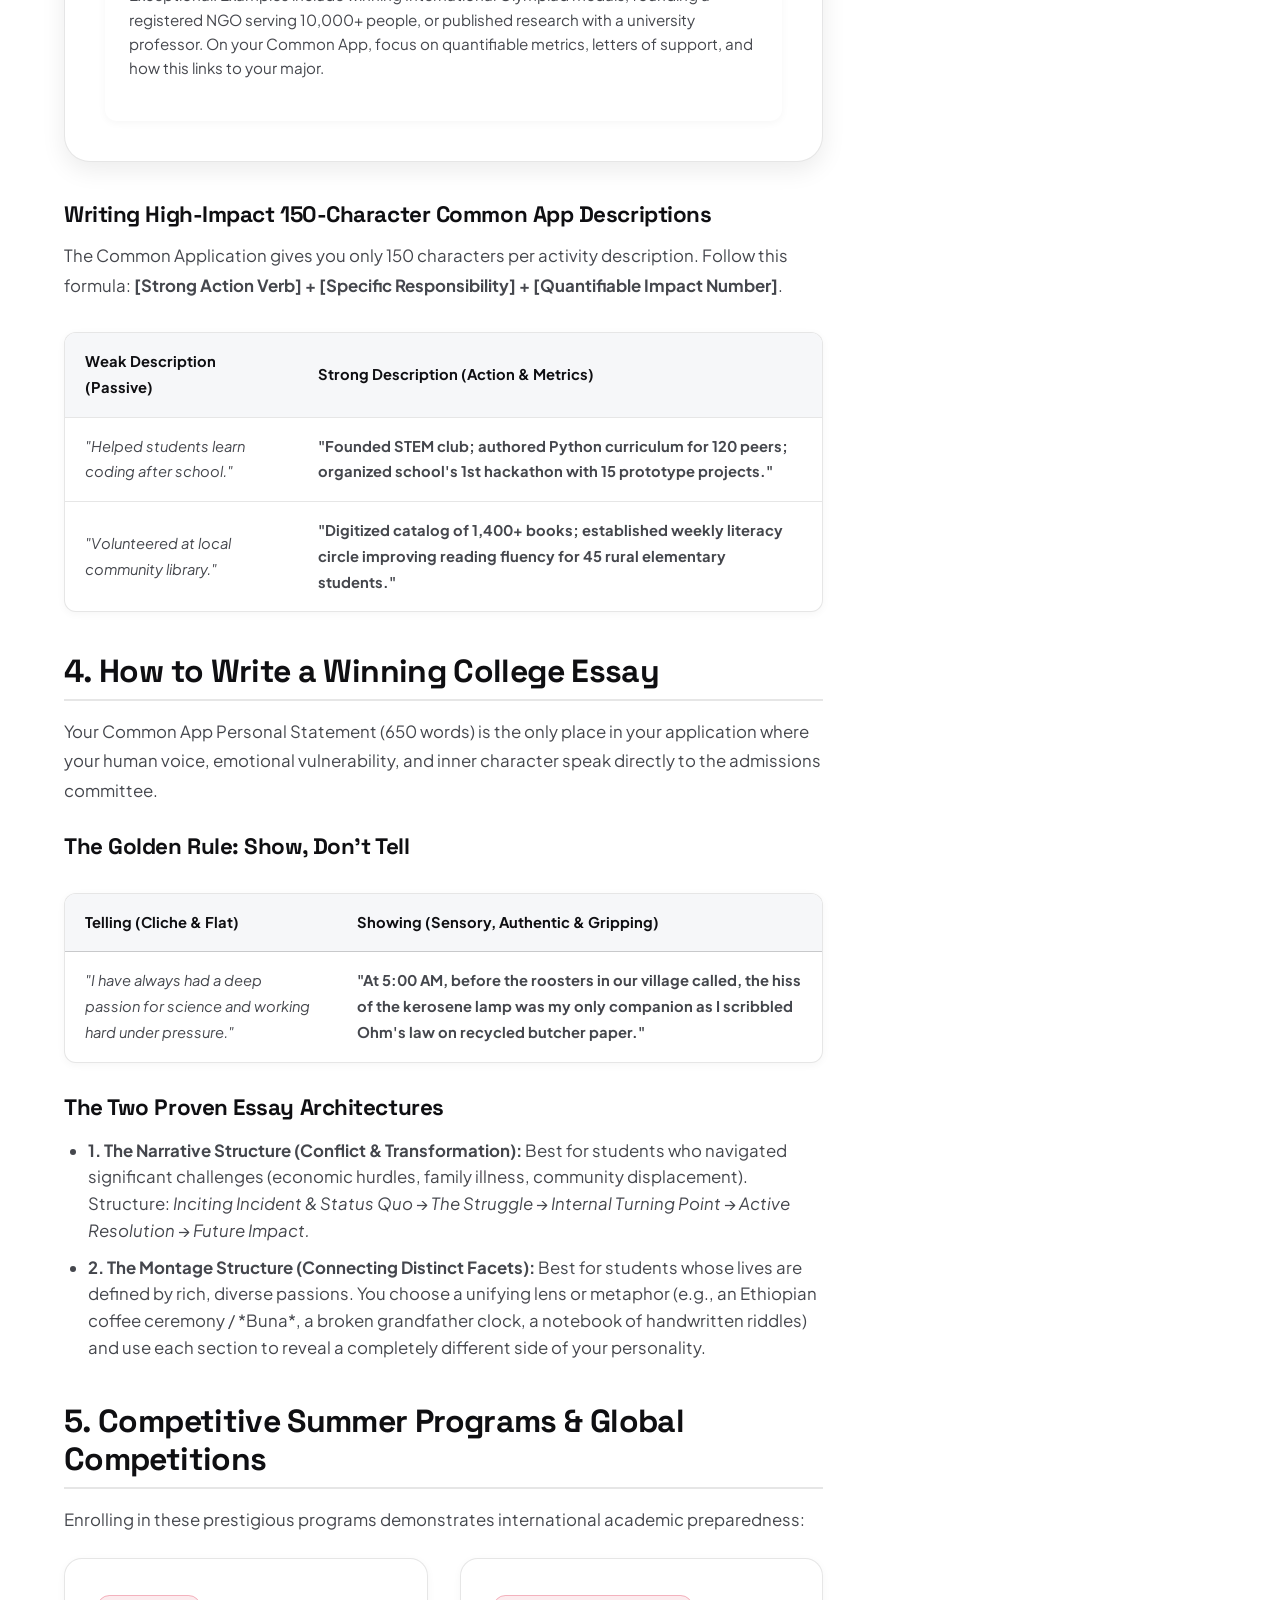
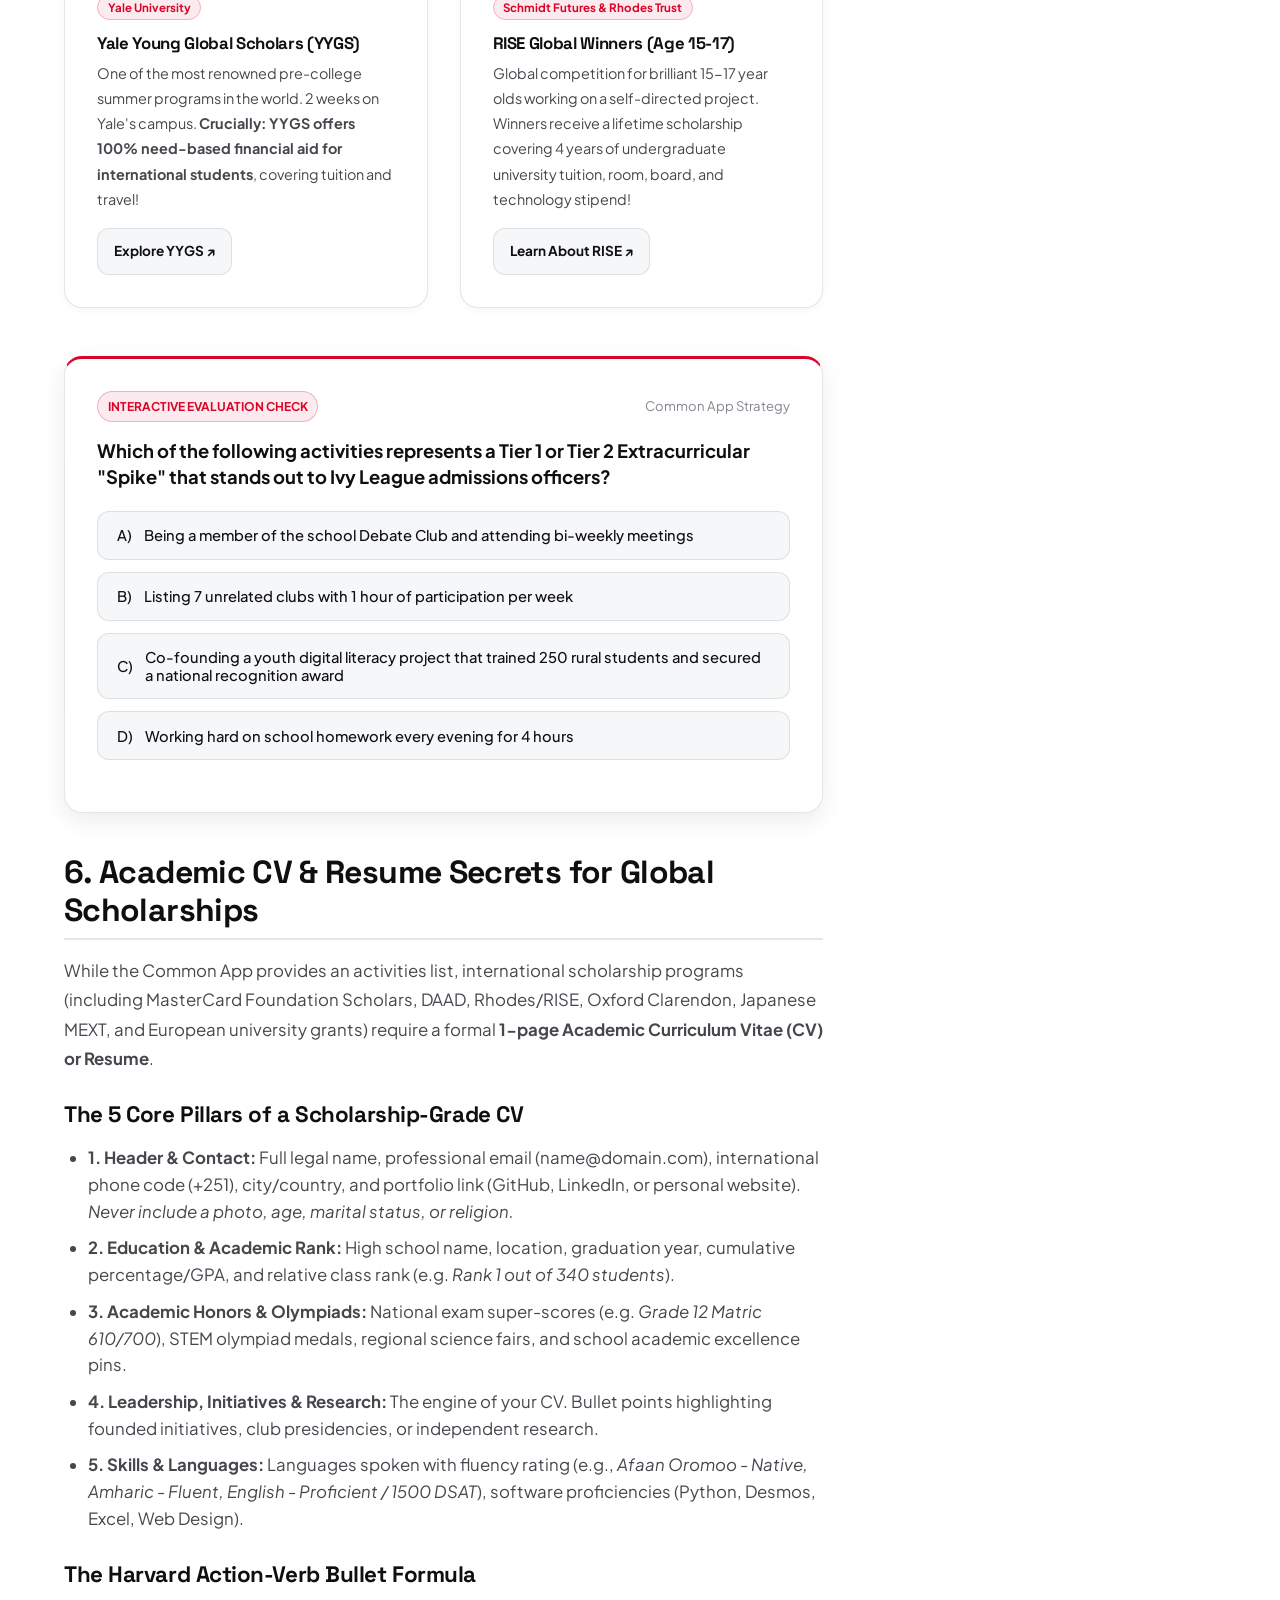
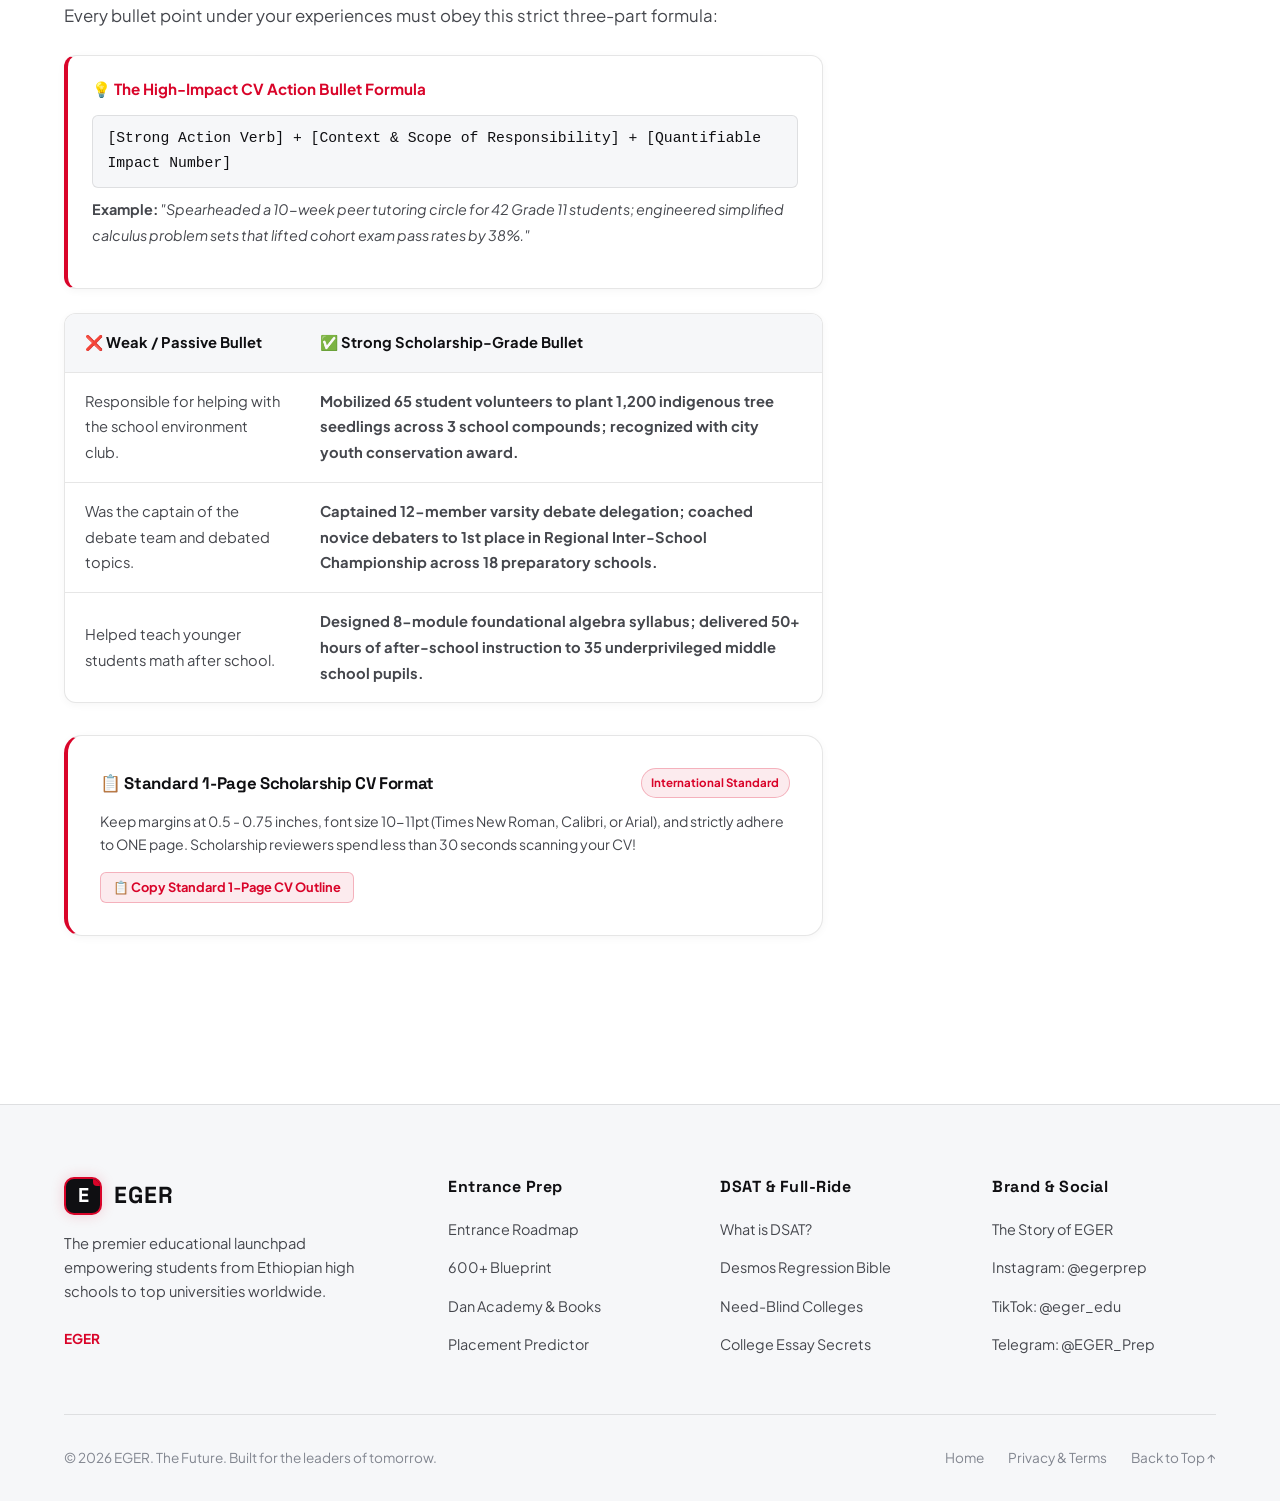
<file: scholarships.html>
<!DOCTYPE html>
<html lang="en">
<head>
  <meta charset="UTF-8">
  <meta name="viewport" content="width=device-width, initial-scale=1.0">
  <title>Full-Ride Scholarships & College App Blueprint | EGER — The Future</title>
  <meta name="description" content="The definitive guide for international and Ethiopian students to win full-ride college scholarships ($85,000+/year). Master the Common App, CSS Profile, Extracurricular Spike building, and winning personal statements.">
  <meta name="keywords" content="full-ride scholarships, Common App, CSS Profile, need-blind colleges, extracurricular spike, college essay guy, YYGS, RISE global, international students, EGER The Future">

  <!-- Open Graph -->
  <meta property="og:title" content="Full-Ride Scholarships & College App Blueprint | EGER — The Future">
  <meta property="og:description" content="Turn your dream into reality: Win 100% full-ride funding to top universities worldwide.">
  <meta property="og:image" content="assets/images/campus-scholars.jpg">

  <!-- Stylesheet -->
  <link rel="stylesheet" href="css/style.css">
  <link rel="icon" href="data:image/svg+xml,<svg xmlns=%22http://www.w3.org/2000/svg%22 viewBox=%220 0 100 100%22><text y=%22.9em%22 font-size=%2290%22>⚡</text></svg>">
</head>
<body>

  <!-- =========================================================================
       NAVIGATION
       ========================================================================= -->
  <header class="header-nav" id="topNav">
    <div class="container nav-inner">
      <a href="index.html" class="brand-logo" aria-label="EGER Home">
        <div class="logo-badge">E</div>
        <div class="logo-text">
          <span>EGER</span>
        </div>
      </a>

      <ul class="nav-links" id="navLinks">
        <li><a href="index.html">Home</a></li>

        <li class="nav-dropdown">
          <button class="nav-dropdown-btn" aria-expanded="false" type="button">
            <span>Prep</span>
            <span class="dropdown-chevron">▾</span>
          </button>
          <ul class="dropdown-menu">
            <li><a href="dsat.html"><span class="drop-icon">💻</span> DSAT Mastery</a></li>
            <li><a href="entrance.html"><span class="drop-icon">📚</span> ESSLCE (National Exam)</a></li>
          </ul>
        </li>

        <li class="nav-dropdown active">
          <button class="nav-dropdown-btn" aria-expanded="false" type="button">
            <span>Opportunities</span>
            <span class="dropdown-chevron">▾</span>
          </button>
          <ul class="dropdown-menu">
            <li><a href="scholarships.html#full-ride"><span class="drop-icon">🏆</span> Scholarships</a></li>
            <li><a href="scholarships.html#extracurriculars"><span class="drop-icon">⚡</span> Extracurricular Activities</a></li>
            <li><a href="scholarships.html#college-essays"><span class="drop-icon">✍️</span> Personal Statement Tips</a></li>
            <li><a href="scholarships.html#cv-resume"><span class="drop-icon">📄</span> CV & Resume Tips</a></li>
          </ul>
        </li>

        <li><a href="index.html#resource-vault">Resources</a></li>
        <li><a href="about.html">About</a></li>
      </ul>

      <div class="nav-actions">
        <button class="btn-theme-toggle" id="themeToggleBtn" aria-label="Toggle theme">🌙</button>
        <button class="menu-toggle" id="mobileMenuBtn" aria-label="Toggle navigation menu">☰</button>
      </div>
    </div>
  </header>

  <!-- =========================================================================
       SUBPAGE HERO HEADER
       ========================================================================= -->
  <section class="subpage-header">
    <div class="container">
      <ul class="breadcrumb">
        <li><a href="index.html">Home</a></li>
        <li class="breadcrumb-separator">/</li>
        <li>Scholarships, Essays & ECs</li>
      </ul>

      <span class="section-tag">Global Higher Education & Full Funding</span>
      <h1 class="subpage-title">The Full-Ride Scholarship & College Application Bible</h1>
      <p class="subpage-lead">
        From high school opportunities in Ethiopia to world-class university campuses. Master financial aid, Common App mechanics, extracurricular spikes, and captivating personal statements.
      </p>
    </div>
  </section>

  <!-- =========================================================================
       MAIN CONTENT WITH SIDEBAR
       ========================================================================= -->
  <main class="section">
    <div class="container content-sidebar-grid">
      
      <!-- Article Main Body -->
      <article class="article-body">
        
        <!-- Banner Image -->
        <div style="border-radius: var(--radius-lg); overflow: hidden; margin-bottom: 2.5rem; box-shadow: var(--shadow-md);">
          <img src="assets/images/campus-scholars.jpg" alt="Smiling East African university students holding acceptance letter overlooking academic quad">
        </div>

        <h2 id="college-application">1. How College Applications Work (From High School to Admission)</h2>
        <p>
          Applying to international universities as an African student requires navigating a centralized application cycle. Here is how the key components fit together:
        </p>

        <div class="guide-grid-2">
          <div class="card">
            <div class="card-icon">📄</div>
            <h4 class="card-title">The Common Application</h4>
            <p class="card-desc">
              The primary portal used by over 1,000 universities in the US and globally. It compiles:
            </p>
            <ul style="font-size: 0.88rem; color: var(--text-secondary); margin-left: 1.2rem;">
              <li>High school academic transcripts (Grades 9 through 12).</li>
              <li>10 Extracurricular Activity slots (150 chars each).</li>
              <li>5 Honors and Academic Distinctions slots.</li>
              <li>650-word Common App Personal Statement.</li>
              <li>Letters of Recommendation (2 Teachers + 1 Counselor).</li>
            </ul>
          </div>

          <div class="card">
            <div class="card-icon emerald">💰</div>
            <h4 class="card-title">Financial Aid Portals (CSS & ISFAA)</h4>
            <p class="card-desc">
              To win a full-ride scholarship, you must document family financial need:
            </p>
            <ul style="font-size: 0.88rem; color: var(--text-secondary); margin-left: 1.2rem;">
              <li><strong>CSS Profile:</strong> Administered by College Board to calculate Expected Family Contribution (EFC).</li>
              <li><strong>ISFAA:</strong> International Student Financial Aid Application (free PDF form used by many liberal arts colleges).</li>
              <li><strong>Tax Statements:</strong> Translated salary letters and bank documentation showing income level.</li>
            </ul>
          </div>
        </div>

        <h2 id="full-ride">2. How to Win a 100% Full-Ride Scholarship</h2>
        <p>
          A true <strong>"Full-Ride"</strong> covers everything: 100% of Tuition, On-Campus Room, Meal Plan (Board), Health Insurance, Books Stipend, and round-trip annual airfare. For international students, these awards are primarily granted by universities with multi-billion-dollar endowments.
        </p>

        <h3>Need-Blind vs. Need-Aware Institutions</h3>
        <p>
          Understanding this single distinction will save your application strategy:
        </p>
        <ul>
          <li>
            <strong>Need-Blind for Internationals:</strong> Your ability to pay <strong>zero dollars</strong> has absolutely zero negative influence on whether you are admitted! If accepted, the college automatically covers 100% of your financial need. Currently, these include: <strong>Harvard, Princeton, MIT, Yale, Amherst College, Dartmouth College, and Bowdoin College</strong>.
          </li>
          <li>
            <strong>Need-Aware (100% Demonstrated Need Met):</strong> The university evaluates your financial request during admission. However, once admitted, they award full funding. Top targets: <strong>Williams, Swarthmore, Duke, Northwestern, Vanderbilt, Berea College</strong> (which awards full tuition scholarships to 100% of enrolled students!).
          </li>
        </ul>

        <div class="table-responsive">
          <table class="data-table">
            <thead>
              <tr>
                <th>University / Program</th>
                <th>Financial Aid Policy</th>
                <th>Typical Package (Per Year)</th>
                <th>Key Requirements</th>
              </tr>
            </thead>
            <tbody>
              <tr>
                <td><strong>Harvard, MIT, Yale, Princeton</strong></td>
                <td>Need-Blind (100% Aid)</td>
                <td>$85,000+ Full Ride</td>
                <td>Top 1% rank, 1500+ DSAT, Tier 1/2 Spike</td>
              </tr>
              <tr>
                <td><strong>Amherst & Bowdoin Colleges</strong></td>
                <td>Need-Blind (100% Aid)</td>
                <td>$82,000+ Full Ride</td>
                <td>Liberal arts focus, deep personal voice in essays</td>
              </tr>
              <tr>
                <td><strong>NYU Abu Dhabi (UAE)</strong></td>
                <td>Need-Blind for finalists</td>
                <td>$80,000+ Full Ride + Flights</td>
                <td>Global perspective, high academic test scores</td>
              </tr>
              <tr>
                <td><strong>Berea College (Kentucky)</strong></td>
                <td>100% Tuition Promise</td>
                <td>Tuition + Room/Board covered</td>
                <td>Designed specifically for low-income scholars</td>
              </tr>
              <tr>
                <td><strong>MasterCard Foundation</strong></td>
                <td>Comprehensive African Full-Ride</td>
                <td>Tuition, Living, Laptop & Mentorship</td>
                <td>Demonstrated commitment to give back to Africa</td>
              </tr>
            </tbody>
          </table>
        </div>

        <h2 id="extracurriculars">3. Extracurriculars (ECs): Building an Unstoppable "Spike"</h2>
        <p>
          One of the biggest misconceptions in East Africa is that universities want a <em>"well-rounded"</em> student who does 10 superficial activities (plays piano, plays football, was in chemistry club, volunteers once a month).
        </p>

        <div class="formula-box">
          <div class="formula-title">💡 The Core Principle: The "Pointy" Student Wins</div>
          <p style="font-size: 0.92rem; color: var(--text-secondary); line-height: 1.6;">
            Universities do not build well-rounded students; they build a <strong>well-rounded class of specialists</strong>. They want the student who is obsessed with environmental engineering and built a low-cost rainwater filter for their village, or the student who wrote open-source Afaan Oromoo NLP tools. This concentrated excellence is called a <strong>SPIKE</strong>.
          </p>
        </div>

        <h3>The 4-Tier Extracurricular Hierarchy</h3>
        <div class="guide-grid-2" style="margin-top: 1.5rem;">
          <div class="card" style="border-top: 4px solid var(--gold-vibrant);">
            <span class="res-badge">Tier 1: World-Class / Rare</span>
            <h4 style="margin: 0.5rem 0;">Top 0.5% Global Impact</h4>
            <p style="font-size: 0.88rem; color: var(--text-secondary);">
              Winning medals at the International Olympiad in Informatics (IOI) or Physics (IPhO), founding a national social enterprise that raised $10,000+ or reached 5,000+ youths, publishing research with university professors.
            </p>
          </div>

          <div class="card" style="border-top: 4px solid var(--emerald-light);">
            <span class="res-badge">Tier 2: Regional Distinction</span>
            <h4 style="margin: 0.5rem 0;">State / City-Wide Leadership</h4>
            <p style="font-size: 0.88rem; color: var(--text-secondary);">
              Student body president of a major school, winner of national essay/science contests, founder of a 100+ member initiative, regional sports champion.
            </p>
          </div>

          <div class="card">
            <span class="res-badge">Tier 3: School Leadership</span>
            <h4 style="margin: 0.5rem 0;">School-Level Officer</h4>
            <p style="font-size: 0.88rem; color: var(--text-secondary);">
              President or treasurer of a school club, varsity team player, organizer of an annual school cultural show, regular peer tutor.
            </p>
          </div>

          <div class="card">
            <span class="res-badge">Tier 4: General Involvement</span>
            <h4 style="margin: 0.5rem 0;">General Membership</h4>
            <p style="font-size: 0.88rem; color: var(--text-secondary);">
              Member of the environment club, informal volunteer, hobbyist without public portfolio. (Must be elevated to Tier 2/3 by taking ownership).
            </p>
          </div>
        </div>

        <!-- Embedded Interactive EC Spike Evaluator Tool -->
        <div class="tool-container" id="ec-spike-tool" style="margin: 2.5rem 0;">
          <h3 style="font-size: 1.4rem; margin-bottom: 0.5rem;">⚡ Interactive EC Spike Evaluator</h3>
          <p style="color: var(--text-secondary); font-size: 0.95rem; margin-bottom: 1.25rem;">
            Click on your current primary activity level to evaluate its impact tier and unlock strategic advice to scale it into a Tier 1 or Tier 2 competitive hook.
          </p>

          <div class="spike-tiers">
            <div class="spike-tier-card selected" data-tier="1">
              <span class="tier-badge">Tier 1</span>
              <div class="tier-title">International / National</div>
              <div class="tier-example">e.g., Olympiad medalist, founder of NGO with 10k+ impact, published scientific paper</div>
            </div>

            <div class="spike-tier-card" data-tier="2">
              <span class="tier-badge">Tier 2</span>
              <div class="tier-title">State / Regional Leader</div>
              <div class="tier-example">e.g., Student council president, regional debate champion, founder of active 100+ member club</div>
            </div>

            <div class="spike-tier-card" data-tier="3">
              <span class="tier-badge">Tier 3</span>
              <div class="tier-title">School Leader / Officer</div>
              <div class="tier-example">e.g., Club treasurer, varsity sports player, regular peer tutor, choir lead</div>
            </div>

            <div class="spike-tier-card" data-tier="4">
              <span class="tier-badge">Tier 4</span>
              <div class="tier-title">General Participant</div>
              <div class="tier-example">e.g., General club member, occasional volunteer, hobbyist without public portfolio</div>
            </div>
          </div>

          <div id="spikeFeedbackBox" style="margin-top: 1.5rem;">
            <div style="background: var(--bg-card); border-left: 4px solid var(--gold-vibrant); padding: 1.25rem 1.5rem; border-radius: var(--radius-md); box-shadow: var(--shadow-sm);">
              <div style="display: flex; align-items: center; justify-content: space-between; margin-bottom: 0.5rem; flex-wrap: wrap; gap: 0.5rem;">
                <h4 style="font-size: 1.1rem; font-weight: 800;">Tier 1: World-Class / National Rare Impact</h4>
                <span class="tier-badge">Top 0.5% of Global Applicants</span>
              </div>
              <p style="font-size: 0.95rem; color: var(--text-secondary); line-height: 1.6;">Exceptional! Examples include winning International Olympiad medals, founding a registered NGO serving 10,000+ people, or published research with a university professor. On your Common App, focus on quantifiable metrics, letters of support, and how this links to your major.</p>
            </div>
          </div>
        </div>

        <h3>Writing High-Impact 150-Character Common App Descriptions</h3>
        <p>
          The Common Application gives you only 150 characters per activity description. Follow this formula: <strong>[Strong Action Verb] + [Specific Responsibility] + [Quantifiable Impact Number]</strong>.
        </p>

        <div class="table-responsive">
          <table class="data-table">
            <thead>
              <tr>
                <th>Weak Description (Passive)</th>
                <th>Strong Description (Action & Metrics)</th>
              </tr>
            </thead>
            <tbody>
              <tr>
                <td><em>"Helped students learn coding after school."</em></td>
                <td><strong style="color: var(--emerald-light);">"Founded STEM club; authored Python curriculum for 120 peers; organized school's 1st hackathon with 15 prototype projects."</strong></td>
              </tr>
              <tr>
                <td><em>"Volunteered at local community library."</em></td>
                <td><strong style="color: var(--emerald-light);">"Digitized catalog of 1,400+ books; established weekly literacy circle improving reading fluency for 45 rural elementary students."</strong></td>
              </tr>
            </tbody>
          </table>
        </div>

        <h2 id="college-essays">4. How to Write a Winning College Essay</h2>
        <p>
          Your Common App Personal Statement (650 words) is the only place in your application where your human voice, emotional vulnerability, and inner character speak directly to the admissions committee.
        </p>

        <h3>The Golden Rule: Show, Don't Tell</h3>
        <div class="table-responsive">
          <table class="data-table">
            <thead>
              <tr>
                <th>Telling (Cliche & Flat)</th>
                <th>Showing (Sensory, Authentic & Gripping)</th>
              </tr>
            </thead>
            <tbody>
              <tr>
                <td><em>"I have always had a deep passion for science and working hard under pressure."</em></td>
                <td><strong style="color: var(--emerald-light);">"At 5:00 AM, before the roosters in our village called, the hiss of the kerosene lamp was my only companion as I scribbled Ohm's law on recycled butcher paper."</strong></td>
              </tr>
            </tbody>
          </table>
        </div>

        <h3>The Two Proven Essay Architectures</h3>
        <ul>
          <li>
            <strong>1. The Narrative Structure (Conflict & Transformation):</strong> Best for students who navigated significant challenges (economic hurdles, family illness, community displacement). Structure: <em>Inciting Incident & Status Quo &rarr; The Struggle &rarr; Internal Turning Point &rarr; Active Resolution &rarr; Future Impact.</em>
          </li>
          <li>
            <strong>2. The Montage Structure (Connecting Distinct Facets):</strong> Best for students whose lives are defined by rich, diverse passions. You choose a unifying lens or metaphor (e.g., an Ethiopian coffee ceremony / *Buna*, a broken grandfather clock, a notebook of handwritten riddles) and use each section to reveal a completely different side of your personality.
          </li>
        </ul>

        <h2 id="summer-programs">5. Competitive Summer Programs & Global Competitions</h2>
        <p>
          Enrolling in these prestigious programs demonstrates international academic preparedness:
        </p>

        <div class="guide-grid-2" style="margin-top: 1.5rem;">
          <div class="card">
            <span class="res-badge">Yale University</span>
            <h4 style="margin: 0.75rem 0 0.5rem 0;">Yale Young Global Scholars (YYGS)</h4>
            <p style="font-size: 0.9rem; color: var(--text-secondary); margin-bottom: 1rem;">
              One of the most renowned pre-college summer programs in the world. 2 weeks on Yale's campus. <strong>Crucially: YYGS offers 100% need-based financial aid for international students</strong>, covering tuition and travel!
            </p>
            <a href="https://globalscholars.yale.edu/" target="_blank" rel="noopener" class="resource-btn">Explore YYGS ↗</a>
          </div>

          <div class="card">
            <span class="res-badge">Schmidt Futures & Rhodes Trust</span>
            <h4 style="margin: 0.75rem 0 0.5rem 0;">RISE Global Winners (Age 15-17)</h4>
            <p style="font-size: 0.9rem; color: var(--text-secondary); margin-bottom: 1rem;">
              Global competition for brilliant 15-17 year olds working on a self-directed project. Winners receive a lifetime scholarship covering 4 years of undergraduate university tuition, room, board, and technology stipend!
            </p>
            <a href="https://www.risefortheworld.org/" target="_blank" rel="noopener" class="resource-btn">Learn About RISE ↗</a>
          </div>
        </div>

        <!-- Interactive Practice Quiz -->
        <div class="quiz-box">
          <div class="quiz-header">
            <span class="quiz-badge">Interactive Evaluation Check</span>
            <span style="font-size: 0.82rem; color: var(--text-muted);">Common App Strategy</span>
          </div>
          <div class="quiz-question">
            Which of the following activities represents a Tier 1 or Tier 2 Extracurricular "Spike" that stands out to Ivy League admissions officers?
          </div>
          <div class="quiz-options">
            <button class="quiz-opt-btn" data-correct="false">
              <span>A)</span> <span>Being a member of the school Debate Club and attending bi-weekly meetings</span>
            </button>
            <button class="quiz-opt-btn" data-correct="false">
              <span>B)</span> <span>Listing 7 unrelated clubs with 1 hour of participation per week</span>
            </button>
            <button class="quiz-opt-btn" data-correct="true">
              <span>C)</span> <span>Co-founding a youth digital literacy project that trained 250 rural students and secured a national recognition award</span>
            </button>
            <button class="quiz-opt-btn" data-correct="false">
              <span>D)</span> <span>Working hard on school homework every evening for 4 hours</span>
            </button>
          </div>
          <div class="quiz-explanation">
            <strong>Correct Answer: C</strong><br>
            Option C exhibits leadership, initiative, quantifiable impact (250 students), and regional/national external validation. Options A & B represent generic Tier 3/4 involvement. Option D is standard academic preparation (not an extracurricular activity).
          </div>
        </div>

        <!-- Section 6: CV & Resume Guide -->
        <h2 id="cv-resume">6. Academic CV & Resume Secrets for Global Scholarships</h2>
        <p>
          While the Common App provides an activities list, international scholarship programs (including MasterCard Foundation Scholars, DAAD, Rhodes/RISE, Oxford Clarendon, Japanese MEXT, and European university grants) require a formal <strong>1-page Academic Curriculum Vitae (CV) or Resume</strong>.
        </p>

        <h3>The 5 Core Pillars of a Scholarship-Grade CV</h3>
        <ul>
          <li><strong>1. Header & Contact:</strong> Full legal name, professional email (name@domain.com), international phone code (+251), city/country, and portfolio link (GitHub, LinkedIn, or personal website). <em>Never include a photo, age, marital status, or religion.</em></li>
          <li><strong>2. Education & Academic Rank:</strong> High school name, location, graduation year, cumulative percentage/GPA, and relative class rank (e.g. <em>Rank 1 out of 340 students</em>).</li>
          <li><strong>3. Academic Honors & Olympiads:</strong> National exam super-scores (e.g. <em>Grade 12 Matric 610/700</em>), STEM olympiad medals, regional science fairs, and school academic excellence pins.</li>
          <li><strong>4. Leadership, Initiatives & Research:</strong> The engine of your CV. Bullet points highlighting founded initiatives, club presidencies, or independent research.</li>
          <li><strong>5. Skills & Languages:</strong> Languages spoken with fluency rating (e.g., <em>Afaan Oromoo - Native, Amharic - Fluent, English - Proficient / 1500 DSAT</em>), software proficiencies (Python, Desmos, Excel, Web Design).</li>
        </ul>

        <h3>The Harvard Action-Verb Bullet Formula</h3>
        <p>Every bullet point under your experiences must obey this strict three-part formula:</p>
        <div class="formula-box">
          <div class="formula-title">💡 The High-Impact CV Action Bullet Formula</div>
          <div class="formula-code">
            [Strong Action Verb] + [Context & Scope of Responsibility] + [Quantifiable Impact Number]
          </div>
          <p style="font-size: 0.9rem; margin-top: 0.6rem; color: var(--text-secondary);">
            <strong>Example:</strong> <em>"Spearheaded a 10-week peer tutoring circle for 42 Grade 11 students; engineered simplified calculus problem sets that lifted cohort exam pass rates by 38%."</em>
          </p>
        </div>

        <div class="table-responsive" style="margin-top: 1.5rem;">
          <table class="data-table">
            <thead>
              <tr>
                <th>❌ Weak / Passive Bullet</th>
                <th>✅ Strong Scholarship-Grade Bullet</th>
              </tr>
            </thead>
            <tbody>
              <tr>
                <td>Responsible for helping with the school environment club.</td>
                <td><strong style="color: var(--emerald-light);">Mobilized 65 student volunteers to plant 1,200 indigenous tree seedlings across 3 school compounds; recognized with city youth conservation award.</strong></td>
              </tr>
              <tr>
                <td>Was the captain of the debate team and debated topics.</td>
                <td><strong style="color: var(--emerald-light);">Captained 12-member varsity debate delegation; coached novice debaters to 1st place in Regional Inter-School Championship across 18 preparatory schools.</strong></td>
              </tr>
              <tr>
                <td>Helped teach younger students math after school.</td>
                <td><strong style="color: var(--emerald-light);">Designed 8-module foundational algebra syllabus; delivered 50+ hours of after-school instruction to 35 underprivileged middle school pupils.</strong></td>
              </tr>
            </tbody>
          </table>
        </div>

        <!-- Copyable CV Template Tip -->
        <div class="card" style="margin-top: 2rem; background: var(--bg-card); border-left: 4px solid var(--brand-red);">
          <div style="display: flex; align-items: center; justify-content: space-between; margin-bottom: 0.75rem; flex-wrap: wrap; gap: 0.5rem;">
            <h4 style="margin: 0; font-size: 1.05rem;">📋 Standard 1-Page Scholarship CV Format</h4>
            <span class="res-badge">International Standard</span>
          </div>
          <p style="font-size: 0.88rem; color: var(--text-secondary); line-height: 1.6; margin-bottom: 1rem;">
            Keep margins at 0.5 - 0.75 inches, font size 10-11pt (Times New Roman, Calibri, or Arial), and strictly adhere to ONE page. Scholarship reviewers spend less than 30 seconds scanning your CV!
          </p>
          <button class="btn-copy-tip" data-tip-content="[FULL NAME] | Addis Ababa, Ethiopia | email@gmail.com | +251 91 234 5678&#10;&#10;EDUCATION:&#10;High School Name, City — Expected Graduation: June 2027&#10;GPA: 96.8% (Rank: 1/320) | DSAT: 1520 (Math: 790, RW: 730)&#10;&#10;HONORS & AWARDS:&#10;- National Mathematics Olympiad: 2nd Place Regional Finalist (2026)&#10;- Outstanding Academic Scholar Award: Top Performing Student in Preparatory Division&#10;&#10;LEADERSHIP & INITIATIVES:&#10;- Founder & Lead Organizer, Youth Tech Circle: Taught Python programming to 85 peers&#10;- President, School Debate Society: Directed 24 weekly debates and hosted regional tournament&#10;&#10;SKILLS & LANGUAGES:&#10;- Languages: Afaan Oromoo (Native), Amharic (Fluent), English (Fluent - 1500 SAT)&#10;- Technical: Python, Desmos Graphing Calculator, LaTeX, MS Excel">
            <span>📋 Copy Standard 1-Page CV Outline</span>
          </button>
        </div>

      </article>

      <!-- Sticky Sidebar -->
      <aside class="sidebar-sticky">
        <div class="sidebar-widget">
          <h4 class="widget-title">📌 In This Guide</h4>
          <ul class="widget-links">
            <li><a href="#college-application">Application Mechanics <span>→</span></a></li>
            <li><a href="#full-ride">Full-Ride Scholarships <span>→</span></a></li>
            <li><a href="#extracurriculars">Extracurricular Spike <span>→</span></a></li>
            <li><a href="#ec-spike-tool">EC Spike Evaluator <span>→</span></a></li>
            <li><a href="#college-essays">Winning Personal Statements <span>→</span></a></li>
            <li><a href="#summer-programs">Summer Opportunities <span>→</span></a></li>
            <li><a href="#cv-resume">CV & Resume Secrets <span>→</span></a></li>
          </ul>
        </div>

        <div class="sidebar-widget" style="background: var(--bg-secondary);">
          <h4 class="widget-title">⚡ Interactive EC Evaluator</h4>
          <p style="font-size: 0.88rem; color: var(--text-secondary); line-height: 1.6; margin-bottom: 1rem;">
            Test your current extracurricular tier and see our step-by-step recommendations on our interactive builder:
          </p>
          <a href="#ec-spike-tool" class="btn-primary" style="width: 100%; justify-content: center; font-size: 0.88rem; padding: 0.7rem 1rem;">
            <span>Jump to Spike Evaluator</span>
            <span>⚡</span>
          </a>
        </div>

        <div class="sidebar-widget">
          <h4 class="widget-title">📸 TikTok & IG Guides</h4>
          <p style="font-size: 0.85rem; color: var(--text-secondary); margin-bottom: 0.5rem;">
            Follow @egerprep for breakdowns of real accepted Ivy League essays:
          </p>
          <a href="https://instagram.com" target="_blank" rel="noopener" style="font-size: 0.85rem; font-weight: 700; color: var(--emerald-light);">
            📸 @egerprep on Instagram ↗
          </a>
        </div>
      </aside>

    </div>
  </main>

  <!-- =========================================================================
       FOOTER
       ========================================================================= -->
  <footer class="site-footer">
    <div class="container">
      <div class="footer-grid">
        <div>
          <div class="brand-logo" style="margin-bottom: 0.75rem;">
            <div class="logo-badge">E</div>
            <div class="logo-text">
              <span>EGER</span>
            </div>
          </div>
          <p class="footer-brand-desc">
            The premier educational launchpad empowering students from Ethiopian high schools to top universities worldwide.
          </p>
          <div style="font-size: 0.85rem; color: var(--brand-red); font-weight: 700;">
            EGER
          </div>
        </div>

        <div>
          <h4 class="footer-heading">Entrance Prep</h4>
          <ul class="footer-links">
            <li><a href="entrance.html">Entrance Roadmap</a></li>
            <li><a href="entrance.html#super-scores">600+ Blueprint</a></li>
            <li><a href="entrance.html#curated-resources">Dan Academy & Books</a></li>
            <li><a href="entrance.html#placement-predictor">Placement Predictor</a></li>
          </ul>
        </div>

        <div>
          <h4 class="footer-heading">DSAT & Full-Ride</h4>
          <ul class="footer-links">
            <li><a href="dsat.html">What is DSAT?</a></li>
            <li><a href="dsat.html#desmos-bible">Desmos Regression Bible</a></li>
            <li><a href="scholarships.html#full-ride">Need-Blind Colleges</a></li>
            <li><a href="scholarships.html#college-essays">College Essay Secrets</a></li>
          </ul>
        </div>

        <div>
          <h4 class="footer-heading">Brand & Social</h4>
          <ul class="footer-links">
            <li><a href="about.html">The Story of EGER</a></li>
            <li><a href="https://instagram.com" target="_blank" rel="noopener">Instagram: @egerprep</a></li>
            <li><a href="https://tiktok.com" target="_blank" rel="noopener">TikTok: @eger_edu</a></li>
            <li><a href="https://telegram.org" target="_blank" rel="noopener">Telegram: @EGER_Prep</a></li>
          </ul>
        </div>
      </div>

      <div class="footer-bottom">
        <div>
          © 2026 EGER. The Future. Built for the leaders of tomorrow.
        </div>
        <div style="display: flex; gap: 1.5rem;">
          <a href="index.html">Home</a>
          <a href="privacy.html">Privacy & Terms</a>
          <a href="#topNav">Back to Top ↑</a>
        </div>
      </div>
    </div>
  </footer>

  <!-- Scripts -->
  <script src="js/resources-data.js"></script>
  <script src="js/app.js"></script>
</body>
</html>
</file>
<file: css/style.css>
/* ==========================================================================
   EGER Platform Design System & Stylesheet
   Theme: High-Contrast Black, Crimson Red & Crisp White (Light Mode)
          Obsidian Stealth & Neon Crimson (Night Mode)
   Typography: Space Grotesk & Plus Jakarta Sans
   ========================================================================== */

@import url('https://fonts.googleapis.com/css2?family=Plus+Jakarta+Sans:wght@300;400;500;600;700&family=Space+Grotesk:wght@400;500;600;700&display=swap');

/* --- CSS Variables & Design Tokens --- */
:root {
  /* Color Palette - Light Mode (Black, Red, White) */
  --bg-primary: #FFFFFF;
  --bg-secondary: #F6F7F9;
  --bg-card: #FFFFFF;
  --bg-card-hover: #F2F4F7;
  --bg-glass: rgba(255, 255, 255, 0.92);
  --bg-glass-border: rgba(15, 15, 18, 0.08);

  --text-primary: #0F0F12;
  --text-secondary: #45474D;
  --text-muted: #828690;
  --text-inverse: #FFFFFF;

  --brand-red: #D90429;
  --brand-red-hover: #EF233C;
  --brand-red-soft: rgba(217, 4, 41, 0.08);
  --brand-red-border: rgba(217, 4, 41, 0.25);
  --brand-red-glow: rgba(217, 4, 41, 0.18);

  --brand-black: #0F0F12;
  --brand-dark-surface: #141418;

  --border-light: rgba(15, 15, 18, 0.1);
  --border-focus: #D90429;

  --shadow-sm: 0 2px 8px rgba(15, 15, 18, 0.04);
  --shadow-md: 0 8px 24px rgba(15, 15, 18, 0.08);
  --shadow-lg: 0 16px 40px rgba(15, 15, 18, 0.12);
  --shadow-red: 0 8px 26px rgba(217, 4, 41, 0.22);

  --radius-sm: 6px;
  --radius-md: 12px;
  --radius-lg: 18px;
  --radius-xl: 26px;
  --radius-full: 9999px;

  --font-heading: 'Space Grotesk', -apple-system, BlinkMacSystemFont, sans-serif;
  --font-body: 'Plus Jakarta Sans', -apple-system, BlinkMacSystemFont, sans-serif;

  --transition-fast: 0.2s cubic-bezier(0.16, 1, 0.3, 1);
  --transition-base: 0.32s cubic-bezier(0.16, 1, 0.3, 1);
}

/* Night Mode Palette (Obsidian Stealth & Neon Crimson) */
[data-theme="dark"] {
  --bg-primary: #09090B;
  --bg-secondary: #111115;
  --bg-card: #15151A;
  --bg-card-hover: #1C1C23;
  --bg-glass: rgba(17, 17, 21, 0.9);
  --bg-glass-border: rgba(255, 255, 255, 0.08);

  --text-primary: #F8FAFC;
  --text-secondary: #A0A5B1;
  --text-muted: #6B7280;
  --text-inverse: #09090B;

  --brand-red: #FF3B4E;
  --brand-red-hover: #FF5A6B;
  --brand-red-soft: rgba(255, 59, 78, 0.14);
  --brand-red-border: rgba(255, 59, 78, 0.35);
  --brand-red-glow: rgba(255, 59, 78, 0.32);

  --brand-black: #F8FAFC;
  --brand-dark-surface: #1C1C23;

  --border-light: rgba(255, 255, 255, 0.08);
  --border-focus: #FF3B4E;

  --shadow-sm: 0 2px 8px rgba(0, 0, 0, 0.4);
  --shadow-md: 0 8px 24px rgba(0, 0, 0, 0.6);
  --shadow-lg: 0 16px 40px rgba(0, 0, 0, 0.8);
  --shadow-red: 0 8px 30px rgba(255, 59, 78, 0.3);
}

/* --- Base & Reset --- */
*, *::before, *::after {
  box-sizing: border-box;
  margin: 0;
  padding: 0;
}

html {
  scroll-behavior: smooth;
  font-size: 16px;
}

body {
  font-family: var(--font-body);
  background-color: var(--bg-primary);
  color: var(--text-primary);
  line-height: 1.65;
  transition: background-color var(--transition-base), color var(--transition-base);
  overflow-x: hidden;
  -webkit-font-smoothing: antialiased;
}

img {
  max-width: 100%;
  height: auto;
  display: block;
}

a {
  color: inherit;
  text-decoration: none;
}

button {
  font-family: inherit;
  cursor: pointer;
  border: none;
  background: none;
}

/* --- Typography --- */
h1, h2, h3, h4, h5, h6 {
  font-family: var(--font-heading);
  color: var(--text-primary);
  line-height: 1.2;
  font-weight: 700;
  letter-spacing: -0.02em;
}

.text-gradient-red {
  background: linear-gradient(135deg, var(--brand-red) 0%, #B91C1C 100%);
  -webkit-background-clip: text;
  -webkit-text-fill-color: transparent;
}

.text-gradient-dark {
  background: linear-gradient(135deg, var(--text-primary) 0%, var(--brand-red) 120%);
  -webkit-background-clip: text;
  -webkit-text-fill-color: transparent;
}

/* --- Layout Containers --- */
.container {
  width: 100%;
  max-width: 1200px;
  margin: 0 auto;
  padding: 0 1.5rem;
}

.section {
  padding: 5.5rem 0;
  position: relative;
}

/* --- Top Navigation Header (Floating Island / Modern Pill Navbar) --- */
.header-nav {
  position: fixed;
  top: 1rem;
  left: 0;
  right: 0;
  z-index: 1000;
  max-width: 1220px;
  width: calc(100% - 2rem);
  margin: 0 auto;
  border-radius: var(--radius-full);
  background: var(--bg-glass);
  backdrop-filter: blur(24px);
  -webkit-backdrop-filter: blur(24px);
  border: 1px solid var(--border-light);
  box-shadow: 0 8px 30px rgba(15, 15, 18, 0.06);
  transition: all var(--transition-base);
}

[data-theme="dark"] .header-nav {
  background: rgba(14, 14, 18, 0.88);
  box-shadow: 0 8px 32px rgba(0, 0, 0, 0.55), 0 0 0 1px rgba(255, 255, 255, 0.07);
}

.header-nav.scrolled {
  top: 0.6rem;
  box-shadow: 0 12px 36px rgba(15, 15, 18, 0.12), 0 0 20px var(--brand-red-glow);
  border-color: var(--brand-red-border);
}

.nav-inner {
  display: flex;
  align-items: center;
  justify-content: space-between;
  height: 4.2rem;
  padding: 0 1.25rem;
}

.brand-logo {
  display: flex;
  align-items: center;
  gap: 0.75rem;
  transition: transform var(--transition-fast);
}

.brand-logo:hover {
  transform: translateY(-1px);
}

.logo-badge {
  width: 38px;
  height: 38px;
  background: var(--brand-black);
  color: #FFFFFF;
  border-radius: 10px;
  display: flex;
  align-items: center;
  justify-content: center;
  font-family: var(--font-heading);
  font-weight: 700;
  font-size: 1.25rem;
  border: 2px solid var(--brand-red);
  box-shadow: 0 0 14px var(--brand-red-glow);
  position: relative;
  overflow: hidden;
  transition: transform var(--transition-fast), box-shadow var(--transition-fast);
}

.brand-logo:hover .logo-badge {
  transform: scale(1.05) rotate(3deg);
  box-shadow: 0 0 20px var(--brand-red);
}

[data-theme="dark"] .logo-badge {
  background: #111115;
  color: #FFFFFF;
}

.logo-badge::after {
  content: "";
  position: absolute;
  top: 0;
  right: 0;
  width: 7px;
  height: 7px;
  background: var(--brand-red);
  border-radius: 0 0 0 4px;
}

.logo-text {
  font-family: var(--font-heading);
  font-size: 1.45rem;
  font-weight: 800;
  letter-spacing: 1px;
  color: var(--text-primary);
  line-height: 1;
}

.logo-tagline {
  display: none;
}

/* Nav Links - Interactive Pill Style */
.nav-links {
  display: flex;
  align-items: center;
  gap: 0.35rem;
  list-style: none;
}

.nav-links li {
  display: flex;
  align-items: center;
  position: relative;
}

.nav-links a,
.nav-dropdown-btn {
  font-family: inherit;
  font-weight: 600;
  font-size: 0.88rem;
  color: var(--text-secondary);
  transition: all 0.22s cubic-bezier(0.16, 1, 0.3, 1);
  padding: 0.5rem 0.95rem;
  border-radius: var(--radius-full);
  display: inline-flex;
  align-items: center;
  gap: 0.35rem;
  position: relative;
  background: transparent;
  border: none;
  cursor: pointer;
  text-decoration: none;
}

.nav-links a:hover,
.nav-dropdown-btn:hover,
.nav-dropdown:hover .nav-dropdown-btn,
.nav-dropdown.active .nav-dropdown-btn {
  color: var(--brand-red);
  background: var(--brand-red-soft);
  transform: translateY(-1px);
}

.nav-links a.active {
  color: var(--brand-red);
  background: var(--brand-red-soft);
  font-weight: 700;
}

.nav-links a.active::after {
  content: "";
  display: inline-block;
  width: 5px;
  height: 5px;
  border-radius: 50%;
  background: var(--brand-red);
  box-shadow: 0 0 6px var(--brand-red);
}

/* --- Dropdown Menus --- */
.nav-dropdown {
  position: relative;
}

.dropdown-chevron {
  font-size: 0.68rem;
  transition: transform 0.22s ease;
  display: inline-block;
  opacity: 0.7;
}

.nav-dropdown:hover .dropdown-chevron,
.nav-dropdown.open .dropdown-chevron {
  transform: rotate(180deg);
  opacity: 1;
}

.dropdown-menu {
  position: absolute;
  top: calc(100% + 0.6rem);
  left: 50%;
  transform: translateX(-50%) translateY(8px);
  background: var(--bg-card);
  backdrop-filter: blur(20px);
  -webkit-backdrop-filter: blur(20px);
  border: 1px solid var(--border-light);
  border-radius: var(--radius-lg);
  box-shadow: 0 16px 45px rgba(0, 0, 0, 0.14), 0 0 1px rgba(0, 0, 0, 0.2);
  min-width: 240px;
  padding: 0.5rem;
  list-style: none;
  opacity: 0;
  visibility: hidden;
  pointer-events: none;
  transition: opacity 0.2s ease, transform 0.2s cubic-bezier(0.16, 1, 0.3, 1), visibility 0.2s;
  z-index: 1050;
  display: flex;
  flex-direction: column;
  gap: 0.25rem;
}

[data-theme="dark"] .dropdown-menu {
  background: rgba(18, 18, 24, 0.96);
  border-color: rgba(255, 255, 255, 0.1);
  box-shadow: 0 18px 45px rgba(0, 0, 0, 0.65), 0 0 20px var(--brand-red-glow);
}

.nav-dropdown:hover .dropdown-menu,
.nav-dropdown:focus-within .dropdown-menu,
.nav-dropdown.open .dropdown-menu {
  opacity: 1;
  visibility: visible;
  pointer-events: auto;
  transform: translateX(-50%) translateY(0);
}

.dropdown-menu li {
  width: 100%;
  display: block;
}

.dropdown-menu a {
  display: flex !important;
  align-items: center;
  gap: 0.65rem;
  padding: 0.65rem 0.95rem !important;
  color: var(--text-primary) !important;
  font-size: 0.86rem !important;
  font-weight: 600 !important;
  border-radius: var(--radius-md) !important;
  transition: all 0.18s ease !important;
  white-space: nowrap;
  width: 100% !important;
}

.dropdown-menu a:hover {
  background: var(--brand-red-soft) !important;
  color: var(--brand-red) !important;
  transform: translateX(4px) !important;
}

.drop-icon {
  font-size: 1.05rem;
  display: inline-flex;
  align-items: center;
  justify-content: center;
  width: 22px;
}

.nav-actions {
  display: flex;
  align-items: center;
  gap: 0.75rem;
}

.btn-theme-toggle {
  width: 38px;
  height: 38px;
  border-radius: var(--radius-full);
  display: flex;
  align-items: center;
  justify-content: center;
  background: var(--bg-secondary);
  border: 1px solid var(--border-light);
  color: var(--text-primary);
  font-size: 1.05rem;
  transition: all var(--transition-fast);
}

.btn-theme-toggle:hover {
  transform: scale(1.08) rotate(15deg);
  border-color: var(--brand-red);
  background: var(--brand-red-soft);
  color: var(--brand-red);
}

/* Shimmering High-Octane CTA Button */
.btn-nav-cta {
  position: relative;
  overflow: hidden;
  background: linear-gradient(135deg, var(--brand-red) 0%, #b80422 100%);
  color: #FFFFFF;
  padding: 0.65rem 1.4rem;
  border-radius: var(--radius-full);
  font-weight: 700;
  font-size: 0.88rem;
  display: inline-flex;
  align-items: center;
  gap: 0.45rem;
  box-shadow: 0 4px 16px var(--brand-red-glow);
  transition: all 0.3s cubic-bezier(0.16, 1, 0.3, 1);
  border: 1px solid rgba(255, 255, 255, 0.2);
}

.btn-nav-cta::before {
  content: "";
  position: absolute;
  top: -50%;
  left: -60%;
  width: 220%;
  height: 200%;
  background: linear-gradient(60deg, transparent 40%, rgba(255, 255, 255, 0.3) 50%, transparent 60%);
  transform: rotate(25deg) translateX(-100%);
  transition: transform 0.65s ease;
}

.btn-nav-cta:hover::before {
  transform: rotate(25deg) translateX(100%);
}

.btn-nav-cta:hover {
  background: var(--brand-red-hover);
  transform: translateY(-2px) scale(1.02);
  box-shadow: 0 8px 25px var(--brand-red-glow);
}

.menu-toggle {
  display: none;
  font-size: 1.4rem;
  color: var(--text-primary);
  padding: 0.4rem;
  border-radius: var(--radius-sm);
  transition: background-color var(--transition-fast);
}

.menu-toggle:hover {
  background: var(--brand-red-soft);
  color: var(--brand-red);
}

/* --- Hero Section --- */
.hero-section {
  padding-top: 8.5rem;
  padding-bottom: 5.5rem;
  position: relative;
  overflow: hidden;
  background: radial-gradient(circle at 12% 18%, var(--brand-red-soft) 0%, transparent 45%),
              radial-gradient(circle at 88% 82%, rgba(15, 15, 18, 0.04) 0%, transparent 50%);
}

[data-theme="dark"] .hero-section {
  background: radial-gradient(circle at 12% 18%, rgba(255, 59, 78, 0.12) 0%, transparent 50%),
              radial-gradient(circle at 88% 82%, rgba(255, 255, 255, 0.03) 0%, transparent 55%);
}

.hero-grid {
  display: grid;
  grid-template-columns: 1.15fr 0.85fr;
  align-items: center;
  gap: 3.5rem;
}

.hero-pill {
  display: inline-flex;
  align-items: center;
  gap: 0.55rem;
  background: var(--brand-red-soft);
  color: var(--brand-red);
  padding: 0.4rem 1.1rem;
  border-radius: var(--radius-full);
  font-size: 0.8rem;
  font-weight: 700;
  letter-spacing: 0.6px;
  margin-bottom: 1.5rem;
  border: 1px solid var(--brand-red-border);
  text-transform: uppercase;
}

.hero-title {
  font-size: 3.5rem;
  font-weight: 700;
  line-height: 1.1;
  margin-bottom: 1.25rem;
  letter-spacing: -0.03em;
}

.hero-subtitle {
  font-size: 1.15rem;
  color: var(--text-secondary);
  margin-bottom: 2rem;
  line-height: 1.65;
  max-width: 580px;
}

.hero-stats {
  display: flex;
  gap: 2.2rem;
  margin-bottom: 2.2rem;
  padding: 1.25rem 0;
  border-top: 1px solid var(--border-light);
  border-bottom: 1px solid var(--border-light);
}

.stat-item {
  display: flex;
  flex-direction: column;
}

.stat-num {
  font-family: var(--font-heading);
  font-size: 1.85rem;
  font-weight: 700;
  color: var(--text-primary);
  line-height: 1.1;
}

.stat-label {
  font-size: 0.8rem;
  color: var(--text-muted);
  font-weight: 600;
  text-transform: uppercase;
  letter-spacing: 0.5px;
  margin-top: 0.25rem;
}

.hero-actions {
  display: flex;
  flex-wrap: wrap;
  align-items: center;
  gap: 1rem;
}

button,
input[type="button"],
input[type="submit"] {
  cursor: pointer;
  font-family: inherit;
}

.btn-primary {
  background: var(--brand-black);
  color: #FFFFFF;
  padding: 0.85rem 1.8rem;
  border-radius: var(--radius-full);
  font-weight: 700;
  font-size: 0.95rem;
  display: inline-flex;
  align-items: center;
  gap: 0.6rem;
  border: 2px solid var(--brand-black);
  box-shadow: var(--shadow-md);
  transition: transform var(--transition-fast), background-color var(--transition-fast), border-color var(--transition-fast), box-shadow var(--transition-fast);
  cursor: pointer;
  user-select: none;
  -webkit-user-select: none;
}

[data-theme="dark"] .btn-primary {
  background: var(--brand-red);
  border-color: var(--brand-red);
  color: #FFFFFF;
  box-shadow: 0 6px 20px var(--brand-red-glow);
}

.btn-primary:hover {
  transform: translateY(-2px);
  background: var(--brand-red);
  border-color: var(--brand-red);
  color: #FFFFFF;
}

.btn-primary:active {
  transform: scale(0.97);
}

.btn-secondary {
  background: var(--bg-card);
  color: var(--text-primary);
  padding: 0.85rem 1.8rem;
  border-radius: var(--radius-full);
  font-weight: 600;
  font-size: 0.95rem;
  display: inline-flex;
  align-items: center;
  gap: 0.6rem;
  border: 1px solid var(--border-light);
  box-shadow: var(--shadow-sm);
  transition: transform var(--transition-fast), border-color var(--transition-fast);
  cursor: pointer;
  user-select: none;
  -webkit-user-select: none;
}

.btn-secondary:hover {
  transform: translateY(-2px);
  border-color: var(--brand-red);
}

.btn-secondary:active {
  transform: scale(0.97);
}

.plan-updated {
  animation: planGlow 1.2s ease;
}

@keyframes planGlow {
  0% {
    box-shadow: 0 0 0 0 rgba(230, 39, 39, 0.5);
    border-color: var(--brand-red);
  }
  30% {
    box-shadow: 0 0 25px rgba(230, 39, 39, 0.4);
    border-color: var(--brand-red);
  }
  100% {
    box-shadow: none;
  }
}

.hero-media-wrapper {
  position: relative;
}

.hero-main-img-card {
  position: relative;
  border-radius: var(--radius-xl);
  overflow: hidden;
  box-shadow: var(--shadow-lg);
  border: 1px solid var(--border-light);
}

.hero-main-img-card img {
  width: 100%;
  height: 480px;
  object-fit: cover;
  transition: transform 0.5s ease;
}

.hero-main-img-card:hover img {
  transform: scale(1.03);
}

.hero-floating-card {
  position: absolute;
  background: var(--bg-glass);
  backdrop-filter: blur(14px);
  padding: 0.95rem 1.25rem;
  border-radius: var(--radius-md);
  box-shadow: var(--shadow-md);
  border: 1px solid var(--border-light);
  border-left: 3px solid var(--brand-red);
  display: flex;
  align-items: center;
  gap: 0.85rem;
  z-index: 2;
  animation: floatCard 4s ease-in-out infinite alternate;
}

.floating-card-1 {
  bottom: -15px;
  left: -15px;
}

.floating-card-2 {
  top: 25px;
  right: -15px;
  animation-delay: -2s;
}

@keyframes floatCard {
  0% { transform: translateY(0); }
  100% { transform: translateY(-8px); }
}

.floating-icon {
  width: 40px;
  height: 40px;
  border-radius: var(--radius-sm);
  display: flex;
  align-items: center;
  justify-content: center;
  font-size: 1.2rem;
  background: var(--brand-red-soft);
  color: var(--brand-red);
}

.floating-title {
  font-weight: 700;
  font-size: 0.92rem;
  line-height: 1.2;
}

.floating-subtitle {
  font-size: 0.76rem;
  color: var(--text-muted);
}

/* --- Brand Story & Origin Section --- */
.brand-origin-card {
  background: var(--bg-card);
  border-radius: var(--radius-xl);
  padding: 3rem;
  border: 1px solid var(--border-light);
  border-top: 4px solid var(--brand-red);
  box-shadow: var(--shadow-md);
  display: grid;
  grid-template-columns: 1fr 1.2fr;
  gap: 2.5rem;
  align-items: center;
  margin-top: 3rem;
}

.origin-badge {
  display: inline-block;
  font-size: 0.78rem;
  font-weight: 700;
  letter-spacing: 1.5px;
  text-transform: uppercase;
  color: var(--brand-red);
  margin-bottom: 0.5rem;
}

.origin-quote {
  font-size: 1.8rem;
  font-weight: 700;
  line-height: 1.25;
  margin-bottom: 1rem;
}

.origin-explanation {
  font-size: 1rem;
  color: var(--text-secondary);
  line-height: 1.7;
}

.origin-meaning-pill {
  display: inline-flex;
  align-items: center;
  gap: 0.5rem;
  background: var(--brand-red-soft);
  color: var(--brand-red);
  font-weight: 700;
  padding: 0.4rem 0.9rem;
  border-radius: var(--radius-sm);
  font-size: 0.85rem;
  margin-top: 1rem;
  border: 1px solid var(--brand-red-border);
}

/* --- Section Headers --- */
.section-header {
  text-align: center;
  max-width: 720px;
  margin: 0 auto 3.5rem auto;
}

.section-tag {
  font-size: 0.8rem;
  font-weight: 700;
  text-transform: uppercase;
  letter-spacing: 1.8px;
  color: var(--brand-red);
  margin-bottom: 0.5rem;
  display: block;
}

.section-title {
  font-size: 2.5rem;
  font-weight: 700;
  margin-bottom: 0.9rem;
}

.section-desc {
  font-size: 1.05rem;
  color: var(--text-secondary);
}

/* --- Feature Tabs Navigation --- */
.pillar-nav-wrapper {
  display: flex;
  justify-content: center;
  margin-bottom: 3rem;
}

.pillar-tabs {
  display: inline-flex;
  background: var(--bg-secondary);
  padding: 0.35rem;
  border-radius: var(--radius-full);
  border: 1px solid var(--border-light);
  gap: 0.35rem;
  flex-wrap: wrap;
}

.pillar-tab-btn {
  padding: 0.75rem 1.6rem;
  border-radius: var(--radius-full);
  font-weight: 700;
  font-size: 0.92rem;
  color: var(--text-secondary);
  transition: all var(--transition-fast);
  display: flex;
  align-items: center;
  gap: 0.5rem;
}

.pillar-tab-btn.active {
  background: var(--brand-black);
  color: #FFFFFF;
  box-shadow: var(--shadow-sm);
}

[data-theme="dark"] .pillar-tab-btn.active {
  background: var(--brand-red);
  color: #FFFFFF;
}

/* --- Content Guides Layout --- */
.guide-pillar {
  display: none;
  opacity: 0;
  transform: translateY(12px);
  transition: opacity var(--transition-base), transform var(--transition-base);
}

.guide-pillar.active {
  display: block;
  opacity: 1;
  transform: translateY(0);
}

.guide-hero-banner {
  border-radius: var(--radius-xl);
  overflow: hidden;
  margin-bottom: 3rem;
  display: grid;
  grid-template-columns: 1.2fr 0.8fr;
  background: var(--bg-card);
  border: 1px solid var(--border-light);
  box-shadow: var(--shadow-md);
}

.guide-hero-content {
  padding: 3rem;
  display: flex;
  flex-direction: column;
  justify-content: center;
}

.guide-hero-image img {
  width: 100%;
  height: 100%;
  min-height: 320px;
  object-fit: cover;
}

.guide-grid-3 {
  display: grid;
  grid-template-columns: repeat(3, 1fr);
  gap: 1.8rem;
  margin-bottom: 3rem;
}

.guide-grid-2 {
  display: grid;
  grid-template-columns: repeat(2, 1fr);
  gap: 2rem;
  margin-bottom: 3rem;
}

/* --- Guide Cards --- */
.card {
  background: var(--bg-card);
  border-radius: var(--radius-lg);
  padding: 2rem;
  border: 1px solid var(--border-light);
  box-shadow: var(--shadow-sm);
  transition: transform var(--transition-fast), box-shadow var(--transition-fast), border-color var(--transition-fast);
  position: relative;
  overflow: hidden;
}

.card:hover {
  transform: translateY(-4px);
  box-shadow: var(--shadow-md);
  border-color: var(--brand-red);
}

.card-icon {
  width: 48px;
  height: 48px;
  border-radius: var(--radius-md);
  background: var(--brand-red-soft);
  color: var(--brand-red);
  display: flex;
  align-items: center;
  justify-content: center;
  font-size: 1.4rem;
  margin-bottom: 1.25rem;
  border: 1px solid var(--brand-red-border);
}

.card-icon.emerald {
  background: var(--brand-red-soft);
  color: var(--brand-red);
}

.card-title {
  font-size: 1.25rem;
  font-weight: 700;
  margin-bottom: 0.75rem;
}

.card-desc {
  font-size: 0.95rem;
  color: var(--text-secondary);
  line-height: 1.6;
  margin-bottom: 1.25rem;
}

.card-list {
  list-style: none;
  display: flex;
  flex-direction: column;
  gap: 0.75rem;
}

.card-list li {
  display: flex;
  align-items: flex-start;
  gap: 0.65rem;
  font-size: 0.92rem;
  color: var(--text-secondary);
}

.card-list li .check-icon {
  flex-shrink: 0;
  color: var(--brand-red);
  margin-top: 3px;
  font-weight: 700;
}

/* --- Interactive Toolkits & Calculators --- */
.tool-container {
  background: var(--bg-card);
  border-radius: var(--radius-xl);
  padding: 2.5rem;
  border: 1px solid var(--border-light);
  border-top: 4px solid var(--brand-red);
  box-shadow: var(--shadow-md);
  margin-top: 2rem;
}

.calculator-grid {
  display: grid;
  grid-template-columns: 1fr 1fr;
  gap: 2.5rem;
}

.form-group {
  margin-bottom: 1.25rem;
}

.form-label {
  display: block;
  font-weight: 700;
  font-size: 0.88rem;
  margin-bottom: 0.5rem;
  color: var(--text-primary);
}

.form-select,
.form-input {
  width: 100%;
  padding: 0.8rem 1rem;
  border-radius: var(--radius-md);
  border: 1px solid var(--border-light);
  background: var(--bg-secondary);
  color: var(--text-primary);
  font-family: inherit;
  font-size: 0.95rem;
  transition: border-color var(--transition-fast);
}

.form-select:focus,
.form-input:focus {
  outline: none;
  border-color: var(--border-focus);
}

.calc-result-box {
  background: var(--bg-secondary);
  border-radius: var(--radius-lg);
  padding: 1.8rem;
  border: 1px solid var(--border-light);
  border-left: 3px solid var(--brand-red);
  display: flex;
  flex-direction: column;
  justify-content: center;
}

.score-badge-large {
  font-family: var(--font-heading);
  font-size: 2.8rem;
  font-weight: 700;
  color: var(--brand-red);
  line-height: 1;
  margin-bottom: 0.5rem;
}

.plan-roadmap-steps {
  margin-top: 1rem;
  display: flex;
  flex-direction: column;
  gap: 0.65rem;
}

.roadmap-step {
  display: flex;
  align-items: center;
  gap: 0.75rem;
  font-size: 0.88rem;
  color: var(--text-secondary);
  background: var(--bg-card);
  padding: 0.65rem 0.9rem;
  border-radius: var(--radius-sm);
  border: 1px solid var(--border-light);
}

.step-num {
  width: 24px;
  height: 24px;
  background: var(--brand-black);
  color: #fff;
  border-radius: 50%;
  display: flex;
  align-items: center;
  justify-content: center;
  font-size: 0.75rem;
  font-weight: 700;
  flex-shrink: 0;
}

[data-theme="dark"] .step-num {
  background: var(--brand-red);
}

/* --- EC Spike Builder Tool --- */
.spike-tiers {
  display: grid;
  grid-template-columns: repeat(4, 1fr);
  gap: 1rem;
  margin-top: 1.5rem;
}

.spike-tier-card {
  padding: 1.25rem;
  border-radius: var(--radius-md);
  background: var(--bg-secondary);
  border: 2px solid transparent;
  transition: all var(--transition-fast);
  cursor: pointer;
}

.spike-tier-card.selected {
  border-color: var(--brand-red);
  background: var(--bg-card);
  box-shadow: var(--shadow-sm);
}

.tier-badge {
  font-size: 0.75rem;
  font-weight: 700;
  padding: 0.2rem 0.55rem;
  border-radius: var(--radius-sm);
  background: var(--brand-red-soft);
  color: var(--brand-red);
  display: inline-block;
  margin-bottom: 0.5rem;
  border: 1px solid var(--brand-red-border);
}

.tier-title {
  font-size: 1rem;
  font-weight: 700;
  margin-bottom: 0.4rem;
}

.tier-example {
  font-size: 0.8rem;
  color: var(--text-muted);
}

/* --- Searchable Resource Vault Directory --- */
.resource-vault-header {
  display: flex;
  flex-direction: column;
  gap: 1.25rem;
  margin-bottom: 2.5rem;
}

.resource-search-bar {
  position: relative;
  width: 100%;
}

.resource-search-input {
  width: 100%;
  padding: 1.1rem 1.5rem 1.1rem 3.2rem;
  border-radius: var(--radius-full);
  border: 1px solid var(--border-light);
  background: var(--bg-card);
  color: var(--text-primary);
  font-size: 1rem;
  box-shadow: var(--shadow-sm);
  transition: border-color var(--transition-fast), box-shadow var(--transition-fast);
}

.resource-search-input:focus {
  outline: none;
  border-color: var(--brand-red);
  box-shadow: 0 0 0 4px var(--brand-red-glow);
}

.search-icon-inside {
  position: absolute;
  left: 1.2rem;
  top: 50%;
  transform: translateY(-50%);
  font-size: 1.2rem;
  color: var(--text-muted);
}

.resource-filter-pills {
  display: flex;
  flex-wrap: wrap;
  gap: 0.6rem;
  align-items: center;
}

.filter-pill {
  padding: 0.5rem 1.15rem;
  border-radius: var(--radius-full);
  font-size: 0.85rem;
  font-weight: 600;
  background: var(--bg-secondary);
  color: var(--text-secondary);
  border: 1px solid var(--border-light);
  transition: all var(--transition-fast);
}

.filter-pill:hover,
.filter-pill.active {
  background: var(--brand-red);
  color: #FFFFFF;
  border-color: var(--brand-red);
  box-shadow: 0 2px 10px var(--brand-red-glow);
}

.resources-grid {
  display: grid;
  grid-template-columns: repeat(auto-fill, minmax(320px, 1fr));
  gap: 1.5rem;
}

.resource-card {
  background: var(--bg-card);
  border-radius: var(--radius-lg);
  padding: 1.6rem;
  border: 1px solid var(--border-light);
  box-shadow: var(--shadow-sm);
  display: flex;
  flex-direction: column;
  justify-content: space-between;
  transition: transform var(--transition-fast), box-shadow var(--transition-fast), border-color var(--transition-fast);
}

.resource-card:hover {
  transform: translateY(-3px);
  box-shadow: var(--shadow-md);
  border-color: var(--brand-red);
}

.resource-top {
  display: flex;
  align-items: center;
  justify-content: space-between;
  margin-bottom: 0.75rem;
}

.res-type-pill {
  font-size: 0.75rem;
  font-weight: 700;
  text-transform: uppercase;
  letter-spacing: 0.5px;
  padding: 0.25rem 0.65rem;
  border-radius: var(--radius-full);
  background: var(--bg-secondary);
  color: var(--text-secondary);
}

.res-badge {
  font-size: 0.72rem;
  font-weight: 700;
  padding: 0.25rem 0.6rem;
  border-radius: var(--radius-full);
  background: var(--brand-red-soft);
  color: var(--brand-red);
  border: 1px solid var(--brand-red-border);
}

.resource-title {
  font-size: 1.15rem;
  font-weight: 700;
  margin-bottom: 0.5rem;
}

.resource-author {
  font-size: 0.8rem;
  color: var(--text-muted);
  margin-bottom: 0.75rem;
}

.resource-desc {
  font-size: 0.9rem;
  color: var(--text-secondary);
  line-height: 1.55;
  margin-bottom: 1.25rem;
  flex-grow: 1;
}

.resource-tags {
  display: flex;
  flex-wrap: wrap;
  gap: 0.4rem;
  margin-bottom: 1.25rem;
}

.resource-tag {
  font-size: 0.72rem;
  background: var(--bg-secondary);
  color: var(--text-muted);
  padding: 0.2rem 0.5rem;
  border-radius: 4px;
}

.resource-btn {
  display: inline-flex;
  align-items: center;
  justify-content: center;
  gap: 0.4rem;
  padding: 0.65rem 1rem;
  border-radius: var(--radius-md);
  background: var(--bg-secondary);
  color: var(--text-primary);
  font-weight: 700;
  font-size: 0.85rem;
  border: 1px solid var(--border-light);
  transition: all var(--transition-fast);
}

.resource-btn:hover {
  background: var(--brand-red);
  color: #FFFFFF;
  border-color: var(--brand-red);
}

/* --- Social Media Hub & Creator Pack --- */
.social-hub-banner {
  background: var(--brand-dark-surface);
  color: #FFFFFF;
  border-radius: var(--radius-xl);
  padding: 3.5rem;
  position: relative;
  overflow: hidden;
  box-shadow: var(--shadow-lg);
  border: 1px solid var(--border-light);
  border-left: 4px solid var(--brand-red);
}

.social-banner-grid {
  display: grid;
  grid-template-columns: 1.2fr 0.8fr;
  align-items: center;
  gap: 3rem;
  position: relative;
  z-index: 2;
}

.social-handles-container {
  display: flex;
  flex-wrap: wrap;
  gap: 1rem;
  margin-top: 1.5rem;
}

.social-chip {
  display: flex;
  align-items: center;
  gap: 0.75rem;
  background: rgba(255, 255, 255, 0.08);
  backdrop-filter: blur(10px);
  padding: 0.75rem 1.4rem;
  border-radius: var(--radius-full);
  border: 1px solid rgba(255, 255, 255, 0.15);
  font-weight: 700;
  font-size: 0.92rem;
  transition: transform var(--transition-fast), background-color var(--transition-fast), border-color var(--transition-fast);
}

.social-chip:hover {
  transform: translateY(-2px);
  background: var(--brand-red);
  border-color: var(--brand-red);
  color: #FFFFFF;
}

.social-cards-grid {
  display: grid;
  grid-template-columns: repeat(3, 1fr);
  gap: 1.5rem;
  margin-top: 3rem;
}

.tip-card {
  background: var(--bg-card);
  border-radius: var(--radius-lg);
  padding: 1.8rem;
  border: 1px solid var(--border-light);
  border-top: 3px solid var(--brand-red);
  box-shadow: var(--shadow-sm);
  display: flex;
  flex-direction: column;
  justify-content: space-between;
}

.tip-card-tag {
  font-size: 0.72rem;
  font-weight: 700;
  text-transform: uppercase;
  color: var(--brand-red);
  letter-spacing: 1px;
}

.tip-card-quote {
  font-size: 1.05rem;
  font-weight: 700;
  margin: 0.8rem 0;
  line-height: 1.45;
}

.tip-card-details {
  font-size: 0.88rem;
  color: var(--text-secondary);
  line-height: 1.5;
  margin-bottom: 1.25rem;
}

.tip-card-footer {
  display: flex;
  align-items: center;
  justify-content: space-between;
  border-top: 1px solid var(--border-light);
  padding-top: 0.9rem;
}

.btn-copy-tip {
  font-size: 0.8rem;
  font-weight: 700;
  color: var(--brand-red);
  display: inline-flex;
  align-items: center;
  gap: 0.4rem;
  padding: 0.4rem 0.75rem;
  border-radius: var(--radius-sm);
  background: var(--brand-red-soft);
  border: 1px solid var(--brand-red-border);
  transition: all var(--transition-fast);
}

.btn-copy-tip:hover {
  background: var(--brand-red);
  color: #fff;
}

/* --- FAQ Accordion --- */
.accordion-group {
  max-width: 820px;
  margin: 0 auto;
  display: flex;
  flex-direction: column;
  gap: 1rem;
}

.accordion-item {
  background: var(--bg-card);
  border-radius: var(--radius-md);
  border: 1px solid var(--border-light);
  overflow: hidden;
  box-shadow: var(--shadow-sm);
}

.accordion-trigger {
  width: 100%;
  padding: 1.25rem 1.6rem;
  text-align: left;
  display: flex;
  align-items: center;
  justify-content: space-between;
  font-weight: 700;
  font-size: 1.05rem;
  color: var(--text-primary);
  background: transparent;
  transition: background-color var(--transition-fast);
}

.accordion-trigger:hover {
  background: var(--bg-secondary);
}

.accordion-arrow {
  transition: transform var(--transition-fast);
  font-size: 1.1rem;
  color: var(--text-muted);
}

.accordion-item.active .accordion-arrow {
  transform: rotate(180deg);
  color: var(--brand-red);
}

.accordion-content {
  max-height: 0;
  overflow: hidden;
  transition: max-height 0.35s ease-out, padding 0.35s ease;
  padding: 0 1.6rem;
  color: var(--text-secondary);
  font-size: 0.95rem;
  line-height: 1.65;
}

.accordion-item.active .accordion-content {
  padding: 0 1.6rem 1.4rem 1.6rem;
}

/* --- Footer --- */
.site-footer {
  background: var(--bg-secondary);
  border-top: 1px solid var(--border-light);
  padding: 4.5rem 0 2rem 0;
  margin-top: 5rem;
}

.footer-grid {
  display: grid;
  grid-template-columns: 1.5fr 1fr 1fr 1fr;
  gap: 3rem;
  margin-bottom: 3.5rem;
}

.footer-brand-desc {
  color: var(--text-secondary);
  font-size: 0.92rem;
  margin: 1rem 0 1.5rem 0;
  max-width: 320px;
}

.footer-heading {
  font-size: 1rem;
  font-weight: 700;
  margin-bottom: 1.25rem;
  letter-spacing: 0.5px;
}

.footer-links {
  list-style: none;
  display: flex;
  flex-direction: column;
  gap: 0.75rem;
}

.footer-links a {
  color: var(--text-secondary);
  font-size: 0.9rem;
  transition: color var(--transition-fast);
}

.footer-links a:hover {
  color: var(--brand-red);
}

.footer-bottom {
  display: flex;
  align-items: center;
  justify-content: space-between;
  border-top: 1px solid var(--border-light);
  padding-top: 2rem;
  font-size: 0.85rem;
  color: var(--text-muted);
}

/* ==========================================================================
   DEDICATED SUBPAGE COMPONENTS (Entrance, DSAT, Scholarships, About)
   ========================================================================== */

/* --- Subpage Header --- */
.subpage-header {
  padding: 8.5rem 0 3.5rem 0;
  background: radial-gradient(circle at 15% 15%, var(--brand-red-soft) 0%, transparent 45%),
              var(--bg-primary);
  border-bottom: 1px solid var(--border-light);
  position: relative;
}

.breadcrumb {
  display: flex;
  align-items: center;
  gap: 0.5rem;
  font-size: 0.85rem;
  color: var(--text-muted);
  margin-bottom: 1.25rem;
  list-style: none;
}

.breadcrumb a {
  color: var(--brand-red);
  font-weight: 600;
  transition: color var(--transition-fast);
}

.breadcrumb a:hover {
  text-decoration: underline;
}

.breadcrumb-separator {
  color: var(--text-muted);
}

.subpage-title {
  font-size: 3.1rem;
  font-weight: 700;
  line-height: 1.15;
  margin-bottom: 1rem;
  letter-spacing: -0.02em;
}

.subpage-lead {
  font-size: 1.15rem;
  color: var(--text-secondary);
  max-width: 760px;
  line-height: 1.65;
}

/* --- Content Blocks & Sidebar Grid --- */
.content-sidebar-grid {
  display: grid;
  grid-template-columns: 2.2fr 1fr;
  gap: 3rem;
  align-items: start;
}

.article-body {
  font-size: 1.05rem;
  color: var(--text-primary);
  line-height: 1.75;
}

.article-body h2 {
  font-size: 2rem;
  margin: 2.5rem 0 1rem 0;
  padding-bottom: 0.5rem;
  border-bottom: 2px solid var(--border-light);
}

.article-body h3 {
  font-size: 1.4rem;
  margin: 1.8rem 0 0.8rem 0;
}

.article-body p {
  margin-bottom: 1.25rem;
  color: var(--text-secondary);
}

.article-body ul, 
.article-body ol {
  margin: 1rem 0 1.5rem 1.5rem;
  color: var(--text-secondary);
}

.article-body li {
  margin-bottom: 0.6rem;
  line-height: 1.6;
}

/* --- Formula & Code Boxes --- */
.formula-box {
  background: var(--bg-card);
  border: 1px solid var(--border-light);
  border-left: 4px solid var(--brand-red);
  border-radius: var(--radius-md);
  padding: 1.25rem 1.5rem;
  margin: 1.5rem 0;
  box-shadow: var(--shadow-sm);
}

.formula-title {
  font-weight: 700;
  font-size: 0.95rem;
  color: var(--brand-red);
  margin-bottom: 0.4rem;
  display: flex;
  align-items: center;
  gap: 0.5rem;
}

.formula-code {
  font-family: 'Consolas', 'Monaco', monospace;
  font-size: 0.92rem;
  background: var(--bg-secondary);
  color: var(--text-primary);
  padding: 0.6rem 0.9rem;
  border-radius: var(--radius-sm);
  display: inline-block;
  margin-top: 0.4rem;
  border: 1px solid var(--border-light);
}

/* --- Data & Comparison Tables --- */
.table-responsive {
  width: 100%;
  overflow-x: auto;
  margin: 2rem 0;
  border-radius: var(--radius-md);
  border: 1px solid var(--border-light);
  box-shadow: var(--shadow-sm);
  background: var(--bg-card);
}

.data-table {
  width: 100%;
  border-collapse: collapse;
  text-align: left;
  font-size: 0.92rem;
}

.data-table th {
  background: var(--bg-secondary);
  color: var(--text-primary);
  font-weight: 700;
  padding: 1rem 1.25rem;
  border-bottom: 1px solid var(--border-light);
}

.data-table td {
  padding: 1rem 1.25rem;
  border-bottom: 1px solid var(--border-light);
  color: var(--text-secondary);
  vertical-align: middle;
}

.data-table tr:last-child td {
  border-bottom: none;
}

.data-table tr:hover td {
  background: var(--bg-card-hover);
}

/* --- Sticky Sidebar Card --- */
.sidebar-sticky {
  position: sticky;
  top: 6rem;
  display: flex;
  flex-direction: column;
  gap: 1.5rem;
}

.sidebar-widget {
  background: var(--bg-card);
  border-radius: var(--radius-lg);
  padding: 1.8rem;
  border: 1px solid var(--border-light);
  box-shadow: var(--shadow-sm);
}

.widget-title {
  font-size: 1.15rem;
  font-weight: 700;
  margin-bottom: 1rem;
  display: flex;
  align-items: center;
  gap: 0.5rem;
}

.widget-links {
  list-style: none;
  display: flex;
  flex-direction: column;
  gap: 0.6rem;
}

.widget-links a {
  font-size: 0.9rem;
  color: var(--text-secondary);
  transition: color var(--transition-fast);
  display: flex;
  align-items: center;
  justify-content: space-between;
}

.widget-links a:hover {
  color: var(--brand-red);
}

/* --- Interactive Quiz Widget --- */
.quiz-box {
  background: var(--bg-card);
  border-radius: var(--radius-lg);
  padding: 2rem;
  border: 1px solid var(--border-light);
  border-top: 3px solid var(--brand-red);
  box-shadow: var(--shadow-md);
  margin: 2.5rem 0;
}

.quiz-header {
  display: flex;
  align-items: center;
  justify-content: space-between;
  margin-bottom: 1rem;
}

.quiz-badge {
  font-size: 0.75rem;
  font-weight: 700;
  padding: 0.25rem 0.6rem;
  border-radius: var(--radius-full);
  background: var(--brand-red-soft);
  color: var(--brand-red);
  text-transform: uppercase;
  border: 1px solid var(--brand-red-border);
}

.quiz-question {
  font-size: 1.15rem;
  font-weight: 700;
  margin-bottom: 1.25rem;
  line-height: 1.45;
}

.quiz-options {
  display: flex;
  flex-direction: column;
  gap: 0.75rem;
  margin-bottom: 1.25rem;
}

.quiz-opt-btn {
  width: 100%;
  text-align: left;
  padding: 0.9rem 1.2rem;
  border-radius: var(--radius-md);
  border: 1px solid var(--border-light);
  background: var(--bg-secondary);
  color: var(--text-primary);
  font-size: 0.92rem;
  font-weight: 500;
  transition: all var(--transition-fast);
  display: flex;
  align-items: center;
  gap: 0.75rem;
}

.quiz-opt-btn:hover {
  border-color: var(--brand-red);
  background: var(--bg-card-hover);
}

.quiz-opt-btn.correct {
  background: rgba(16, 185, 129, 0.15) !important;
  border-color: #10B981 !important;
  color: #065F46 !important;
  font-weight: 700;
}

.quiz-opt-btn.wrong {
  background: rgba(217, 4, 41, 0.12) !important;
  border-color: var(--brand-red) !important;
  color: var(--brand-red) !important;
}

.quiz-explanation {
  display: none;
  padding: 1rem 1.25rem;
  border-radius: var(--radius-md);
  background: var(--bg-secondary);
  border: 1px dashed var(--border-light);
  font-size: 0.9rem;
  color: var(--text-secondary);
  line-height: 1.6;
}

.quiz-explanation.show {
  display: block;
}

/* --- Responsive Media Queries --- */
@media (max-width: 1024px) {
  .hero-grid,
  .brand-origin-card,
  .guide-hero-banner,
  .calculator-grid,
  .social-banner-grid,
  .content-sidebar-grid {
    grid-template-columns: 1fr;
    gap: 2rem;
  }

  .guide-grid-3,
  .social-cards-grid {
    grid-template-columns: repeat(2, 1fr);
  }

  .spike-tiers {
    grid-template-columns: repeat(2, 1fr);
  }

  .footer-grid {
    grid-template-columns: repeat(2, 1fr);
  }

  .hero-title,
  .subpage-title {
    font-size: 2.5rem;
  }
}

@media (max-width: 980px) {
  .menu-toggle {
    display: flex;
    align-items: center;
    justify-content: center;
  }

  .nav-links {
    position: fixed;
    top: 5.6rem;
    left: 1rem;
    right: 1rem;
    width: calc(100% - 2rem);
    background: var(--bg-card);
    border: 1px solid var(--border-light);
    border-radius: var(--radius-xl);
    flex-direction: column;
    padding: 1.25rem;
    gap: 0.5rem;
    box-shadow: 0 20px 50px rgba(0, 0, 0, 0.25);
    transform: translateY(-20px) scale(0.96);
    opacity: 0;
    pointer-events: none;
    transition: all 0.28s cubic-bezier(0.16, 1, 0.3, 1);
    z-index: 999;
  }

  .nav-links.open {
    transform: translateY(0) scale(1);
    opacity: 1;
    pointer-events: auto;
  }

  .nav-links li {
    width: 100%;
    flex-direction: column;
    align-items: flex-start;
  }

  .nav-links a,
  .nav-dropdown-btn {
    width: 100%;
    padding: 0.75rem 1.2rem;
    font-size: 0.95rem;
    border-radius: var(--radius-md);
    display: flex;
    justify-content: space-between;
  }

  .dropdown-menu {
    position: static;
    transform: none !important;
    opacity: 1;
    visibility: visible;
    pointer-events: auto;
    box-shadow: none;
    border: none;
    border-left: 2px solid var(--brand-red-border);
    background: transparent;
    padding: 0.25rem 0 0.5rem 1rem;
    margin-left: 0.5rem;
    min-width: auto;
    width: 100%;
    display: none;
  }

  .nav-dropdown.mobile-open .dropdown-menu {
    display: flex;
  }

  .guide-grid-3,
  .guide-grid-2,
  .social-cards-grid,
  .spike-tiers {
    grid-template-columns: 1fr;
  }

  .hero-title,
  .subpage-title {
    font-size: 2.1rem;
  }

  .section-title {
    font-size: 1.85rem;
  }

  .hero-stats {
    flex-wrap: wrap;
    gap: 1.25rem;
  }

  .footer-grid {
    grid-template-columns: 1fr;
    gap: 2rem;
  }

  .footer-bottom {
    flex-direction: column;
    gap: 1rem;
    text-align: center;
  }
}

@keyframes fadeIn {
  from {
    opacity: 0;
    transform: translateY(6px);
  }
  to {
    opacity: 1;
    transform: translateY(0);
  }
}
</file>
